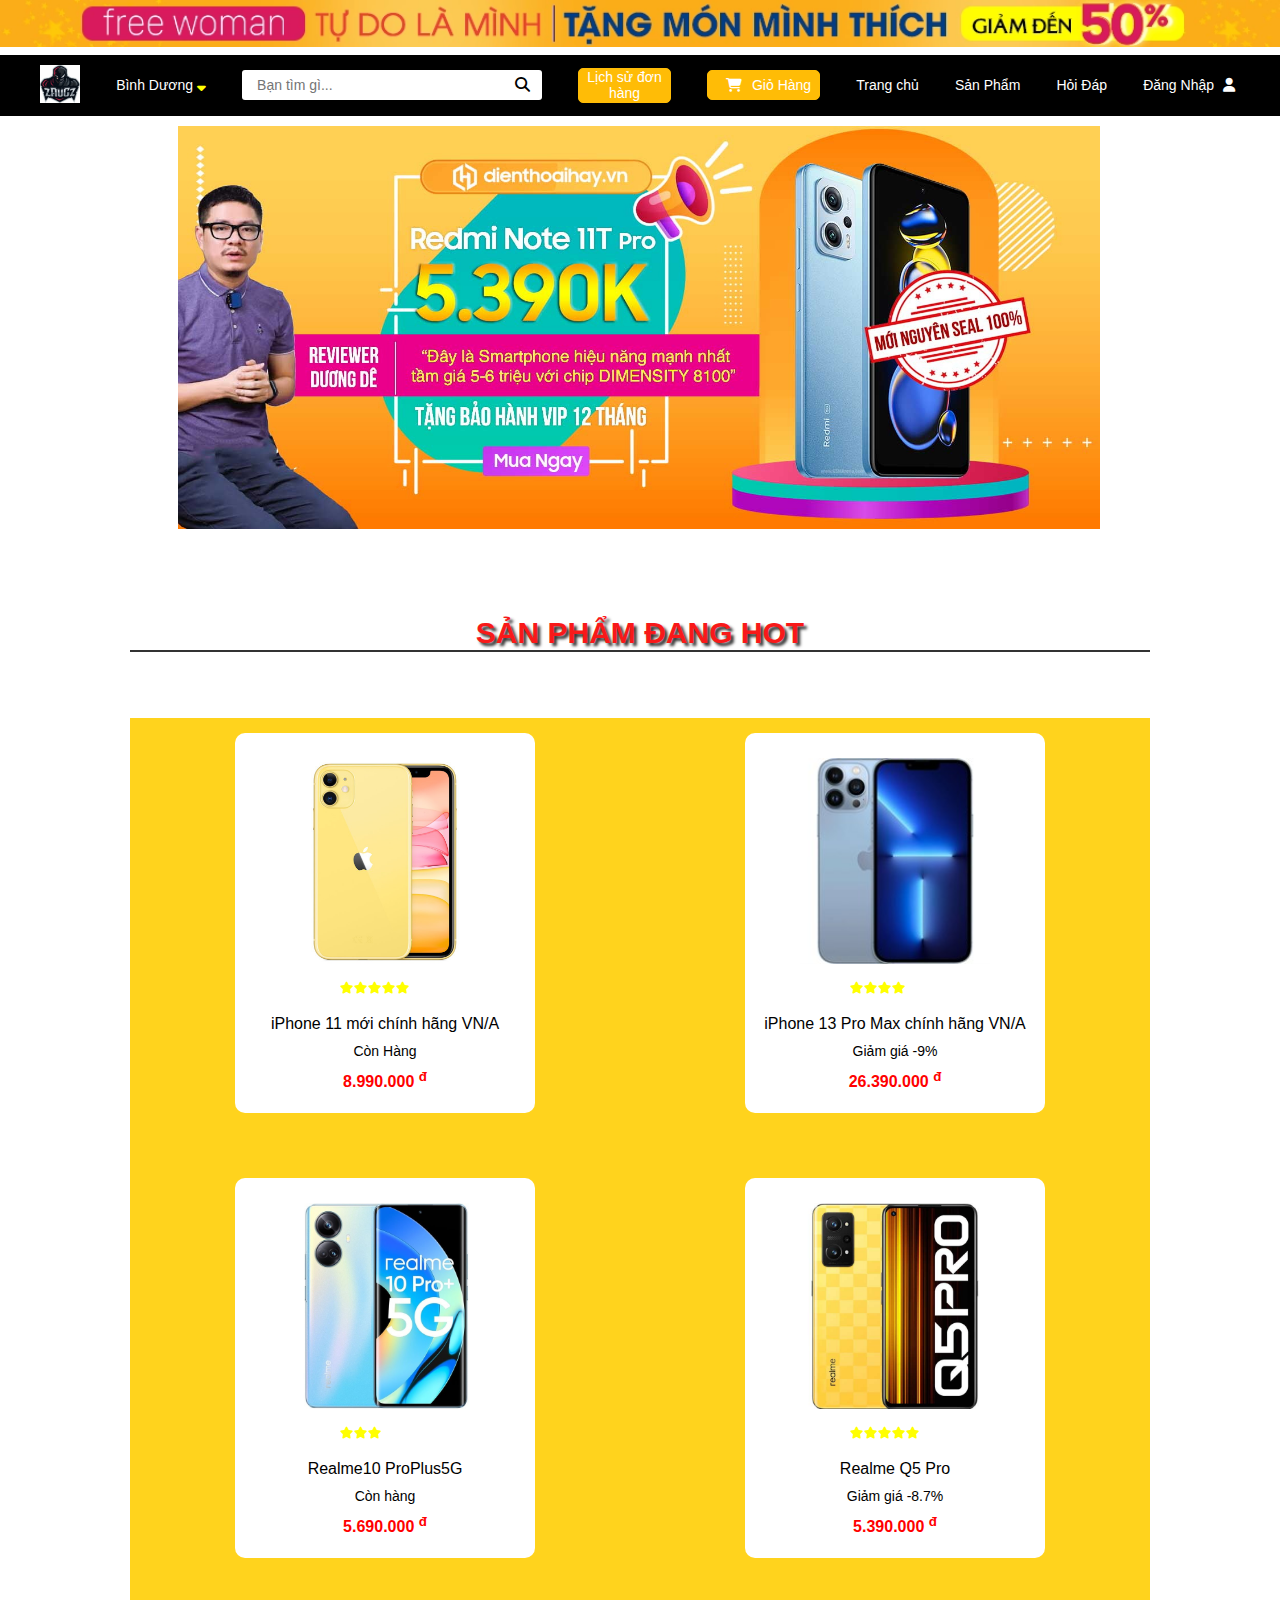
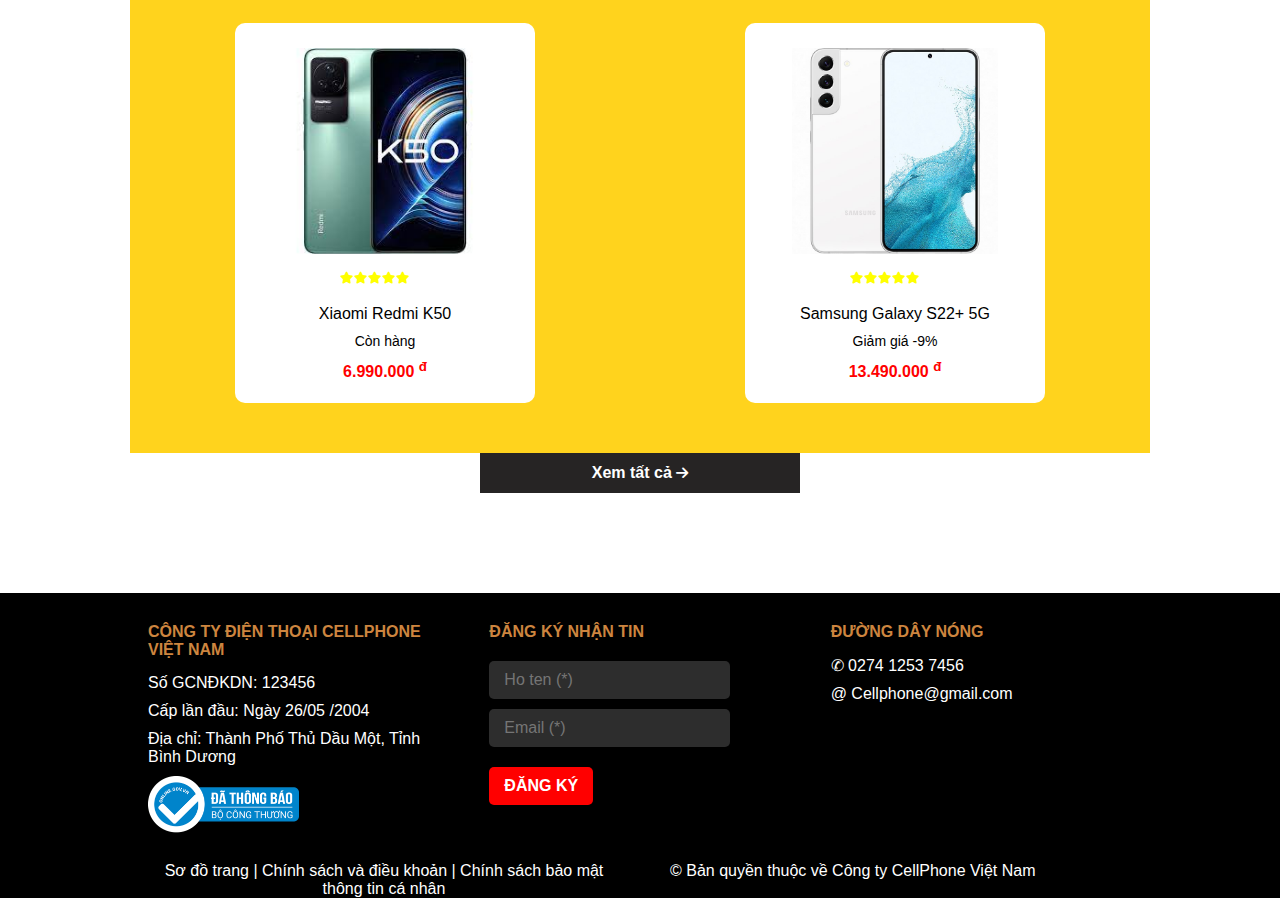
<file: index.html>
<!DOCTYPE html>
<html lang="en">
<head>
    <meta charset="UTF-8">
    <meta http-equiv="X-UA-Compatible" content="IE=edge">
    <meta name="viewport" content="width=device-width, initial-scale=1.0">
     <link rel="icon" href="../Image/logo.png">
    <link rel="stylesheet" href="trangchu.css">
    <link rel="stylesheet" href="https://cdnjs.cloudflare.com/ajax/libs/font-awesome/6.3.0/css/all.min.css">
     <title>Trang chủ    </title>
</head>
<body>
    <div class="header">
        <div class="img">
            <img src="Image/334312931_899428618015201_946757843328141974_n.png" alt="">
        </div>
    </div>
    <a href="#" class="back-to-top-btn"> <i class="fa fa-chevron-up"></i></a>

    <div class="nav">
        <div class="contaner">
          <ul>
              <li><a href=""><img style="width: 40px;" src="Image/logo.png" alt=""></a></li>
              <li id="adress-form"><a href="#"> Bình Dương <i class="fa fa-sort-down"></i></a></li>
              <li>
                  <input type="text" placeholder="Bạn tìm gì...">
                  <i class="fa fa-search"></i>
              </li>
              <li><a href=""><button>Lịch sử đơn <br><span> hàng</span></button></a></li>
              <li><a href=""><button><i class="fa fa-cart-shopping"></i>Giỏ Hàng</button></a></li>
              <li><a href="index.html">Trang chủ</a></li>
              <li><a href="trangchu,sp/Sanpham.html">Sản Phẩm</a></li>
              <li><a href="">Hỏi Đáp</a></li>
              <li><a href="login/dangnhap.html">Đăng Nhập
                  <i class="fa fa-user"></i>
              </a></li>
              <div class="adress-form">
                  <div class="adress-form-content">
                      <h2>Chọn Địa Chỉ Nhận Hàng <span id="adress-close">X Đóng</span></h2>
                      <form action="">
                          <p>Chọn đầy đủ địa chỉ nhận hàng để biết chính xác thời gian giao</p>
                          <select name="" id="">
                              <option value="#">--Chọn đỉa điểm</option>
                              <option value="#">Bình Dương</option>
                          </select>
                          <select name="" id="">
                              <option value="#">--Chọn quận/huyện</option>
                              <option value="#">Bình Dương</option>
                              <option value="#">Thị Xã Tân Uyên</option>
                              <option value="#">TP Thủ Dầu Một</option>
                          </select>
                          <select name="" id="">
                              <option value="#">--Chọn phường xã</option>
                              <option value="#">Bình Dương</option>
                          </select>
                          <input type="text" placeholder="Số nhà, tên đường">
                          <button>Xác nhận</button>
                      </form>
                  </div>
              </div>
            
             </ul>
        </div>
      </div>
      
      <section class="slider">
        <div class="slider-container">
          <img src="Image/chungbai3.jpg" alt="" class="slider-img">
          <img src="Image/chungbai1.jpg" alt="" class="slider-img">
          <img src="Image/chungbai2.jpg" alt="" class="slider-img">
        </div>
      </section>
      
      
    <section class="product">
        <h2>sản phẩm đang hot</h2>
        <ul class="list-product">
            <div class="item">
                <a href="product.html/iphone 11.html"><img  src="Image/ip 11.jpg" alt="">
                <div class="stars">
                    <i class="fa fa-star"></i>
                    <i class="fa fa-star"></i>
                    <i class="fa fa-star"></i>
                    <i class="fa fa-star"></i>
                    <i class="fa fa-star"></i>
                </div>
                <div class="name">iPhone 11 mới chính hãng VN/A</div>
                <div class="mota">Còn Hàng</div>
                <div class="gia">8.990.000 <sup>đ</sup></div>
            </a>
            </div>
            <div class="item">
                <a href="product.html/iphone13.html"><img  src="Image/iphone-13-pro.jpg" alt="">
                <div class="stars">
                    <i class="fa fa-star"></i>
                    <i class="fa fa-star"></i>
                    <i class="fa fa-star"></i>
                    <i class="fa fa-star"></i>
                </div>
                <div class="name">iPhone 13 Pro Max chính hãng VN/A</div>
                <div class="mota">Giảm giá -9%</div>
                <div class="gia">26.390.000 <sup>đ</sup></div>
            </a>
            </div>
            <div class="item">
                <a href="product.html/Realme10 ProPlus5G.html"><img src="Image/600_realme_10_pro_plus_5g_xanh.jpg" alt="">
                <div class="stars">
                    <i class="fa fa-star"></i>
                    <i class="fa fa-star"></i>
                    <i class="fa fa-star"></i>
                </div>
                <div class="name">Realme10 ProPlus5G</div>
                <div class="mota">Còn hàng</div>
                <div class="gia">5.690.000 <sup>đ</sup></div>
            </a>
            </div>
            <div class="item">
                <a href="product.html/RealmeQ5Pro.html"><img src="Image/realme-q5-pro.jpg" alt="">
                <div class="stars">
                    <i class="fa fa-star"></i>
                    <i class="fa fa-star"></i>
                    <i class="fa fa-star"></i>
                    <i class="fa fa-star"></i>
                    <i class="fa fa-star"></i>
                </div>
                <div class="name">Realme Q5 Pro</div>
                <div class="mota">Giảm giá -8.7%</div>
                <div class="gia">5.390.000 <sup>đ</sup></div>
            </a>
            </div>
            <div class="item">
                <a href="product.html/RedmiK50.html"><img src="Image/k50.jfif" alt="">
                <div class="stars">
                    <i class="fa fa-star"></i>
                    <i class="fa fa-star"></i>
                    <i class="fa fa-star"></i>
                    <i class="fa fa-star"></i>
                    <i class="fa fa-star"></i>
                </div>
                <div class="name">Xiaomi Redmi K50</div>
                <div class="mota">Còn hàng</div>
                <div class="gia">6.990.000 <sup>đ</sup></div>
            </a>
            </div>
            <div class="item">
                <a href="product.html/SamsungGalax S22+5G.html"><img  src="Image/Galaxy-S22+.jpg" alt="">
                <div class="stars">
                    <i class="fa fa-star"></i>
                    <i class="fa fa-star"></i>
                    <i class="fa fa-star"></i>
                    <i class="fa fa-star"></i>
                    <i class="fa fa-star"></i>
                </div>
                <div class="name">Samsung Galaxy S22+ 5G</div>
                <div class="mota">Giảm giá -9%</div>
                <div class="gia">13.490.000 <sup>đ</sup></div>
            </a>
            </div>
        </ul>
    </section>
    <div class="bbb">
        <a href="trangchu,sp/Sanpham.html"><button>Xem tất cả <i class="fa fa-arrow-right"></i></button></a>
    </div>
  
     <footer class="tongdv">
    <div class="tongbao">
        <div class="thongbao">
            <h4>Công Ty Điện Thoại CellPhone việt nam</h4>
            <p>Số GCNĐKDN: 123456</p>
            <p>Cấp lần đầu: Ngày 26/05  /2004</p>
            <p>Địa chỉ: Thành Phố Thủ Dầu Một, Tỉnh Bình Dương</p>
            <p><img src="Image/thongbaocongthuong.png   " alt="đathongbao"></p>
        </div>
        <div class="thongbao">
            <h4>đăng ký nhận tin</h4>
            <form>
            <input type="text" placeholder="Ho ten (*)">
            <input type="email" placeholder="Email (*)">
            <input type="submit" value="đăng ký">
        </form>
        </div>
        <div class="thongbao">
           <h4>đường dây nóng</h4>
           <p>✆ 0274 1253 7456</p>
           <p>@ Cellphone@gmail.com</p>
           </div>
    </div>
    <div id="tongketthuc">
        <div id="ketthuc">
            <p>Sơ đồ trang | Chính sách và điều khoản | Chính sách bảo mật thông tin cá nhân </p>
        </div>
        <div id="ketthuc">
           <p>© Bản quyền thuộc về Công ty CellPhone Việt Nam</p>
        </div>
    </div>
    </footer>
    <script src="trangchu,sp/thi.js"></script>
    <script>
      var slideIndex = 0;
showSlides();

function showSlides() {
  var i;
  var slides = document.getElementsByClassName("slider-img");
  for (i = 0; i < slides.length; i++) {
    slides[i].style.display = "none";
  }
  slideIndex++;
  if (slideIndex > slides.length) {
    slideIndex = 1;
  }
  slides[slideIndex-1].style.display = "block";
  setTimeout(showSlides, 5000); // Đổi ảnh sau 5 giây
}
</script>
<script>
// Lắng nghe sự kiện scroll trên trang web
window.addEventListener('scroll', function() {
  var backToTopBtn = document.querySelector('.back-to-top-btn');
  // Nếu thanh cuộn lớn hơn 100px thì hiển thị nút triển lên trang đầu
  if (window.pageYOffset > 100) {
    backToTopBtn.style.display = 'block';
  } else {
    backToTopBtn.style.display = 'none';
  }
});
    </script>
</body>
</html>
</file>
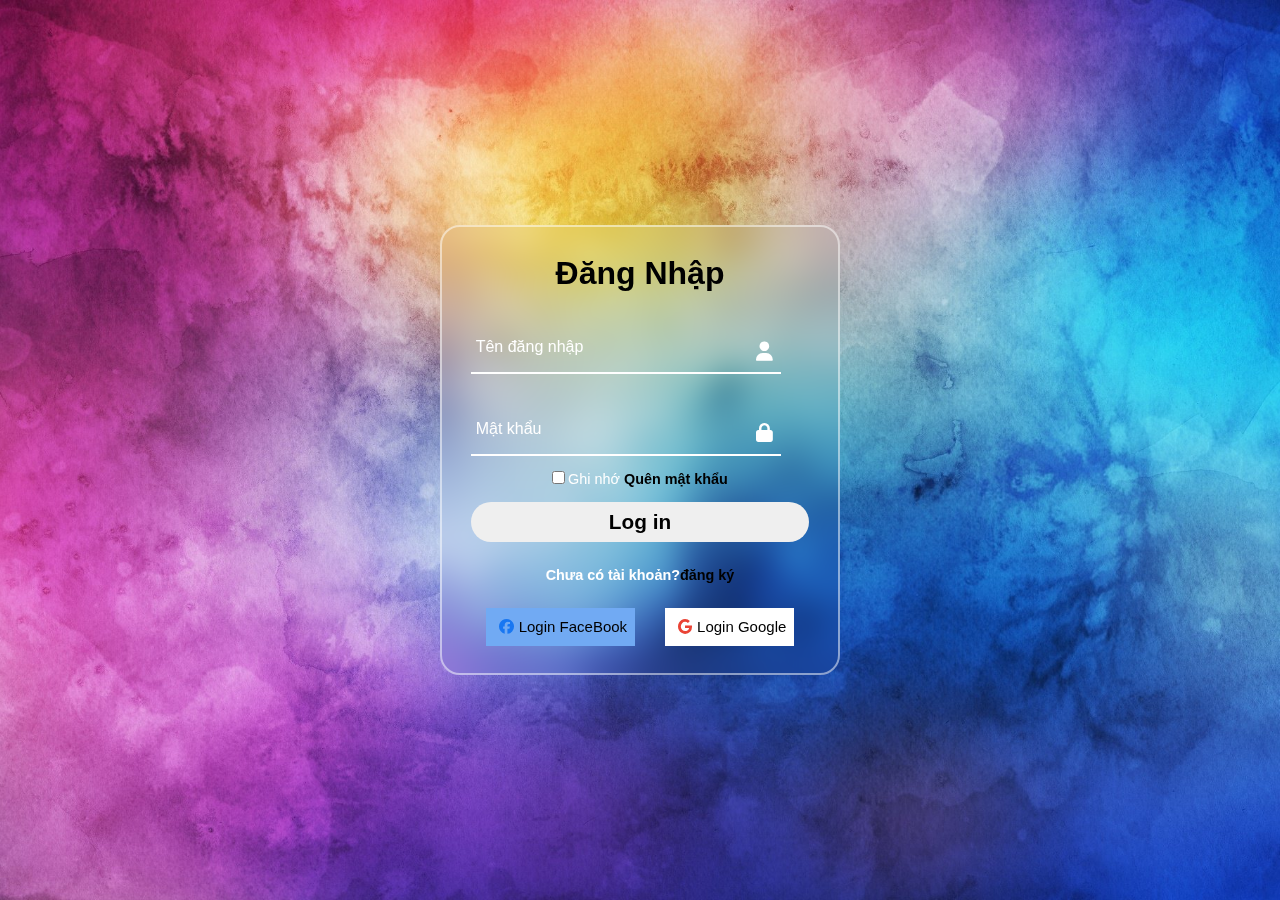
<file: login/dangnhap.html>
<!DOCTYPE html>
<html lang="en">
<head>
	<meta charset="UTF-8">
	<meta http-equiv="X-UA-Compatible" content="IE=edge">
	<meta name="viewport" content="width=device-width, initial-scale=1.0">
	<link rel="icon" href="../Image/logo.png">
    <link rel="stylesheet" href="dangnhap.css">
	<link rel="stylesheet" href="https://cdnjs.cloudflare.com/ajax/libs/font-awesome/6.3.0/css/all.min.css">
    <title>ĐĂNG NHẬP</title>
</head>

<body>
	<section>
		<div class="form-box">
			<div class="form-value">
				<form action="">	
					<h2>Đăng Nhập</h2>
					<div class="inputbox">
						<i class="fa fa-user"></i>
						<input type="text"required>
						<label for="">Tên đăng nhập</label> 
					</div>
					<div class="inputbox">
						<i class="fa fa-lock"></i>
						<input type="password"required>
						<label for="">Mật khẩu</label> 
					</div>
					<div class="forget">
						<label for=""><input type="checkbox" required>Ghi nhớ <a href="#">Quên mật khẩu</a></label>
					</div>
					<button><a href="../index.html"> Log in</a></button>
					<div class="register">
						<p>Chưa có tài khoản?<a href="danky.html">đăng ký</a></p>
					</div>
					<div class="log-fb-gg">
						<ul>
							<li><a href="../index.html"><i class="fa-brands fa-facebook fb"></i>Login FaceBook</a></li>
							<li><a href="../index.html"><i class="fa-brands fa-google gg"></i>Login Google</a></li>
						</ul>
					</div>	
				</form>
			</div>
		</div>
	</section>
</body>
</html>
</file>
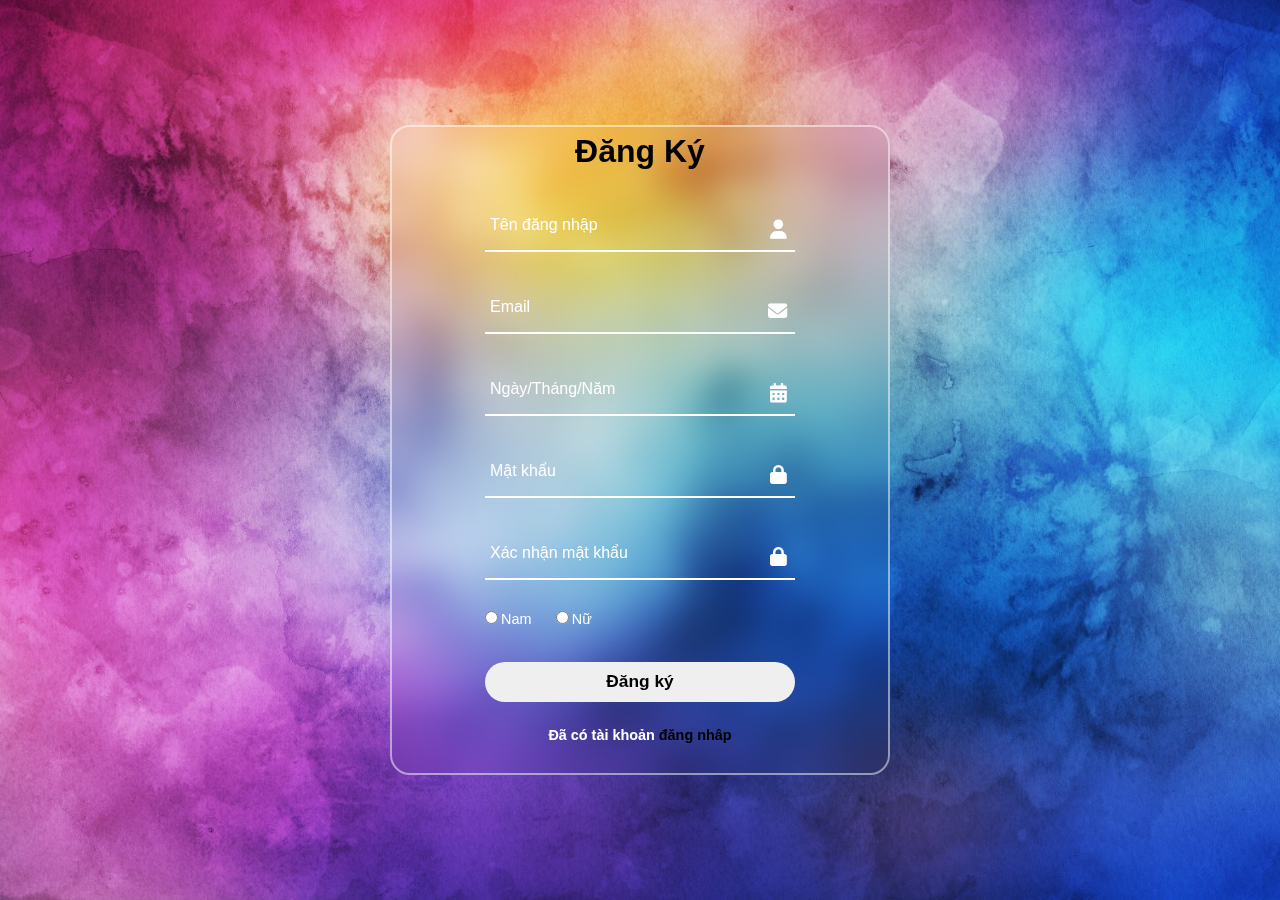
<file: login/danky.html>
<!DOCTYPE html>
<html lang="en">
<head>
  <meta charset="UTF-8">
  <meta http-equiv="X-UA-Compatible" content="IE=edge">
  <meta name="viewport" content="width=device-width, initial-scale=1.0">
  <link rel="icon" href="../Image/logo.png">
  <link rel="stylesheet" href="danky.css">
  <link rel="stylesheet" href="https://cdnjs.cloudflare.com/ajax/libs/font-awesome/6.3.0/css/all.min.css">
  <title>ĐĂNG KÝ</title>
</head>
<body>
  <section>
		<div class="form-box">
			<div class="form-value">
				<form action="">
					<h2>Đăng Ký</h2>
					<div class="inputbox">
						<i class="fa fa-user"></i>
						<input type="text"required>
						<label for="">Tên đăng nhập</label> 
					</div>
					<div class="inputbox">
						<i class="fa fa-envelope"></i>
						<input type="email"required>
						<label for="">Email</label> 
					</div>
					<div class="inputbox">
						<i class="fa fa-calendar-days"></i>
						<input type="text"required>
						<label for="">Ngày/Tháng/Năm</label>
					</div>
					<div class="inputbox">
						<i class="fa fa-lock"></i>
						<input type="password"required>
						<label for="">Mật khẩu</label> 
					</div>
					<div class="inputbox">
						<i class="fa fa-lock"></i>
						<input type="password"required>
						<label for=""> Xác nhận mật khẩu</label> 
					</div>
					<div class="forget">
						<label for=""><input type="radio"  name="gioitinh" required>Nam</label>
					</div>
					<div class="forget">
						<label for=""><input type="radio" name="gioitinh" required>Nữ</label>
					</div>
					<button><a href="dangnhap.html"> Đăng ký</a></button>
					<div class="register">
						<p>Đã có tài khoản<a href="dangnhap.html"> đăng nhâp</a></p>
					</div>
				</form>
			</div>
		</div>
	</section>
</body>
</html>
</file>
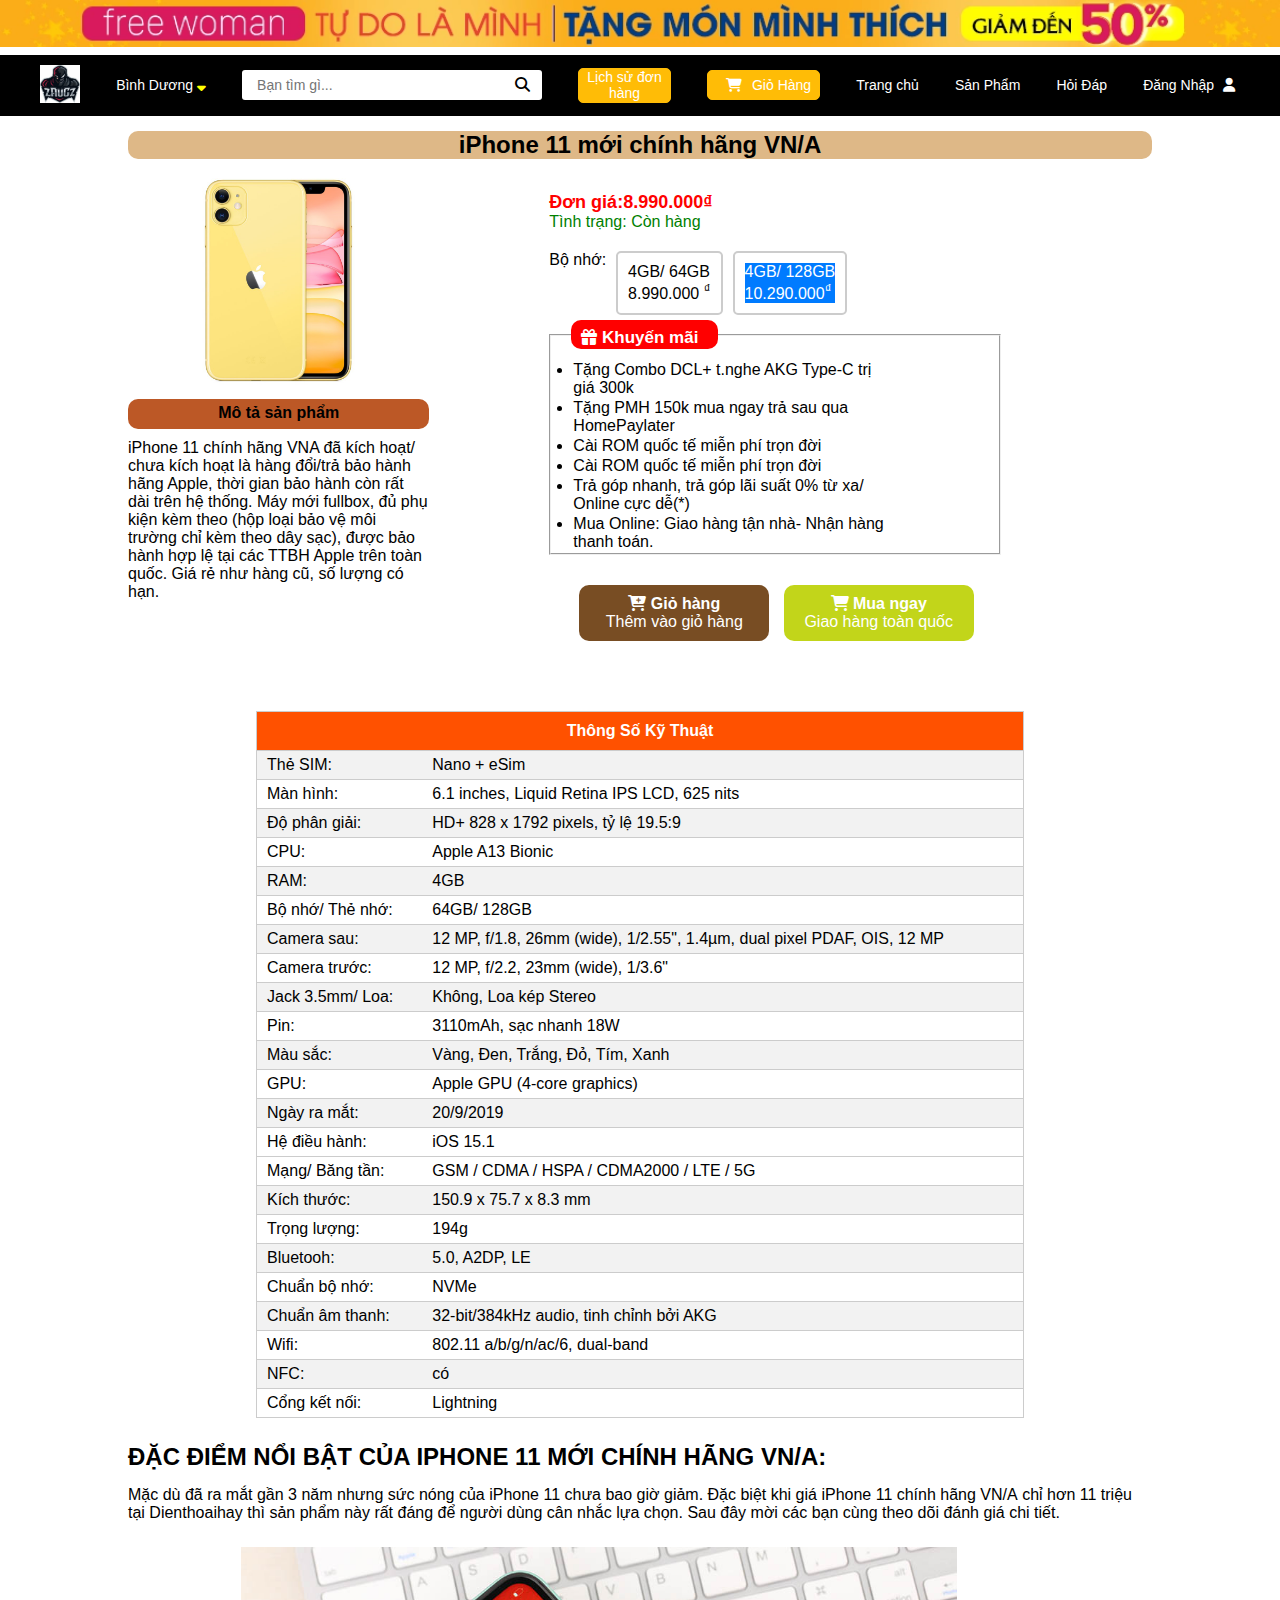
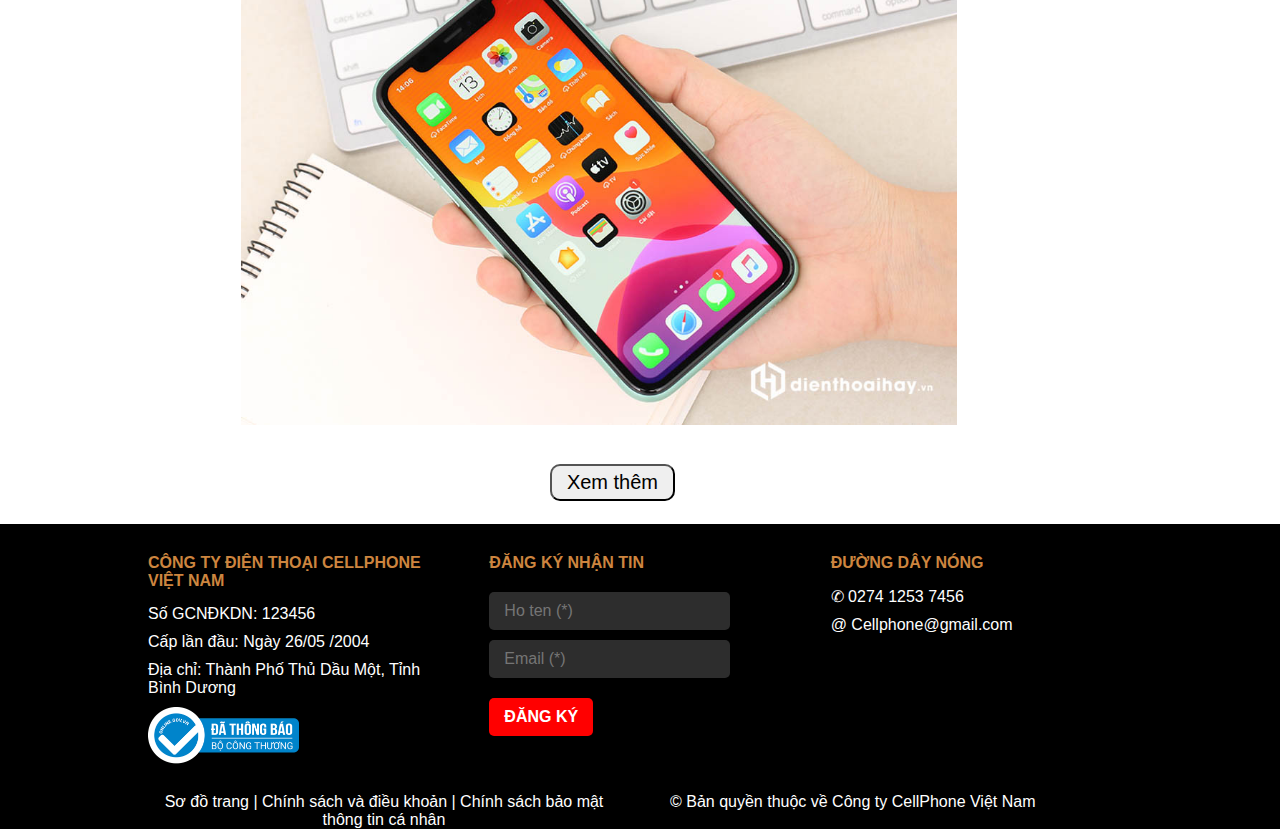
<file: product.html/iphone 11.html>
<!DOCTYPE html>
<html lang="en">
<head>
  <meta charset="UTF-8">
  <meta http-equiv="X-UA-Compatible" content="IE=edge">
  <meta name="viewport" content="width=device-width, initial-scale=1.0">
  <link rel="icon" href="../Image/logo.png">
  <link rel="stylesheet" href="K50.css">
  <link rel="stylesheet" href="https://cdnjs.cloudflare.com/ajax/libs/font-awesome/6.3.0/css/all.min.css">
  <script src="myScript.js"></script>
  <title>iPhone 11</title>
</head>
<body>
  <a href="#" class="back-to-top-btn"> <i class="fa fa-chevron-up"></i></a>

  <div class="header">
    <div class="img">
        <img src="../Image/334312931_899428618015201_946757843328141974_n.png" alt="">
    </div>
</div>
<div class="nav">
    <div class="contaner">
      <ul>
          <li><a href=""><img style="width: 40px;" src="../Image/logo.png" alt=""></a></li>
          <li id="adress-form"><a href="#"> Bình Dương <i class="fa fa-sort-down"></i></a></li>
          <li>
              <input type="text" placeholder="Bạn tìm gì...">
              <i class="fa fa-search"></i>
          </li>
          <li><a href=""><button>Lịch sử đơn <br><span> hàng</span></button></a></li>
          <li><a href=""><button><i class="fa fa-cart-shopping"></i>Giỏ Hàng</button></a></li>
          <li><a href="../index.html">Trang chủ</a></li>
          <li><a href="../trangchu,sp/Sanpham.html">Sản Phẩm</a></li>
          <li><a href="">Hỏi Đáp</a></li>
          <li id="adress-login"><a href="../login/dangnhap.html">Đăng Nhập
              <i class="fa fa-user"></i>
          </a></li>
          <div class="adress-form">
              <div class="adress-form-content">
                  <h2>Chọn Địa Chỉ Nhận Hàng <span id="adress-close">X Đóng</span></h2>
                  <form action="">
                      <p>Chọn đầy đủ địa chỉ nhận hàng để biết chính xác thời gian giao</p>
                      <select name="" id="">
                          <option value="#">--Chọn đỉa điểm</option>
                          <option value="#">Bình Dương</option>
                      </select>
                      <select name="" id="">
                          <option value="#">--Chọn quận/huyện</option>
                          <option value="#">Bình Dương</option>
                      </select>
                      <select name="" id="">
                          <option value="#">--Chọn phường xã</option>
                          <option value="#">Bình Dương</option>
                      </select>
                      <input type="text" placeholder="Số nhà, tên đường">
                      <button>Xác nhận</button>
                  </form>
              </div>
          </div>
          <div class="adress-login">
              <div class="adress-login-content">
                  <form action="">
                     <h2>Đăng nhập <span id="adress-close1">X Đóng</span></h2>
                     <div class="form-group">
                      <input type="text" class="form-input" placeholder="Tên đăng nhập">
                     </div>
                     <div class="form-group">
                      <input type="password" class="form-input" placeholder="Mật khẩu">
                     </div>
                     <input type="submit" value="Đặng nhập" class="form-submit">
                  </form>
              </div>
          </div>
         </ul>
    </div>
  </div>
  <div class="trangdautien">
  <h2> iPhone 11 mới chính hãng VN/A</h2>
</div>
  <div class="trangdau">
    <div class="trangdau-image">
      <img src="../Image/ip 11.jpg" alt="ip11">
      <div class="mota">
      <b>Mô tả sản phẩm</b>
    </div>
    <p>
        iPhone 11 chính hãng VNA đã kích hoạt/ chưa kích hoạt là hàng đổi/trả bảo hành hãng Apple, thời gian bảo hành còn rất dài trên hệ thống. Máy mới fullbox, đủ phụ kiện kèm theo (hộp loại bảo vệ môi trường chỉ kèm theo dây sạc), được bảo hành hợp lệ tại các TTBH Apple trên toàn quốc. Giá rẻ như hàng cũ, số lượng có hạn.</p>
    </div>
    <div class="trangdau-info">
      <br>
      <p class="trangdau-price"><b>Đơn giá:</b>8.990.000₫</p>
      <p class="trangdau-status">Tình trạng: Còn hàng</p>
      <div class="bonho">
        <p>Bộ nhớ:</p>
        <label>
          <input type="radio" name="memory" value="8GB / 128GB" checked>
          <span><p>4GB/ 64GB</p>
          <p>8.990.000 <sup>₫</sup></p>
          </span>
        </label>
        <label>
            <input type="radio" name="memory" value="8GB / 128GB" checked>
            <span><p>4GB/ 128GB</p>
            <p>10.290.000<sup>₫</sup></p>
            </span>
          </label>
      </div>
      <fieldset class="khuyenmai">
        <legend><i class="fas fa-gift"><b> Khuyến mãi</b></i></legend>
        <table class="bangkn" width="80%" border="0" >
          <tr>
            <td><li>
              Tặng Combo DCL+ t.nghe AKG Type-C trị giá 300k</li></td>
          </tr>
          <tr>
            <td><li>Tặng PMH 150k mua ngay trả sau qua HomePaylater</li></td>
          </tr>
          <tr>
            <td><li>Cài ROM quốc tế miễn phí trọn đời</li></td>
          <tr>
            <td><li>Cài ROM quốc tế miễn phí trọn đời</li></td>
          </tr>
          <tr>
            <td><li>Trả góp nhanh, trả góp lãi suất 0% từ xa/ Online cực dễ(*)</li></td>
          </tr>
          <tr>
            <td><li>Mua Online: Giao hàng tận nhà- Nhận hàng thanh toán.</li> </td>
          </tr>
        </table>
    </fieldset>
    <div class="product">
      <button class="giohang"><i class="fa-solid fa-cart-plus"></i><b> Giỏ hàng</b></i><P>Thêm vào giỏ hàng</P></button>
      <button class="muahang"><i class="fa-solid fa-cart-shopping"><b> Mua ngay</b> </i>
      <p>Giao hàng toàn quốc</p></button>
    </div>
    </div>
  </div>
  <table class="thongso" >
   <div class="de">
      <tr >
        <th colspan="2">Thông Số Kỹ Thuật</th>
      </tr>
  </div>
      <div class="bang">
          <tr>
            <td>Thẻ SIM:</td>
            <td>Nano + eSim</td>
          </tr>
          <tr>
            <td>Màn hình:</td>
            <td>6.1 inches, Liquid Retina IPS LCD, 625 nits</td>
          </tr>
          <tr>
            <td>Độ phân giải:</td>
            <td>HD+ 828 x 1792 pixels, tỷ lệ 19.5:9</td>
          </tr>
          <tr>
            <td>CPU:</td>
            <td>Apple A13 Bionic</td>
          </tr>
          <tr>
            <td>RAM:</td>
            <td>4GB</td>
          </tr>
          <tr>
            <td>Bộ nhớ/ Thẻ nhớ:</td>
            <td>64GB/ 128GB</td>
          </tr>
          <tr>
            <td>Camera sau:</td>
            <td>12 MP, f/1.8, 26mm (wide), 1/2.55", 1.4µm, dual pixel PDAF, OIS, 12 MP</td>
          </tr>
          <tr>
            <td>Camera trước:</td>
            <td>12 MP, f/2.2, 23mm (wide), 1/3.6"</td>
          </tr>
          <tr>
            <td>Jack 3.5mm/ Loa:</td>
            <td>Không, Loa kép Stereo</td>
          </tr>
          <tr>
            <td>Pin:</td>
            <td>3110mAh, sạc nhanh 18W</td>
          </tr>
          <tr>
            <td>Màu sắc:</td>
            <td>Vàng, Đen, Trắng, Đỏ, Tím, Xanh</td>
          </tr>
          <tr>
            <td>GPU:</td>
            <td>Apple GPU (4-core graphics)</td>
          </tr>
          <tr>
            <td>Ngày ra mắt:</td>
            <td>20/9/2019</td>
          </tr>
          <tr>
            <td>Hệ điều hành:</td>
            <td>iOS 15.1</td>
          <tr>
            <tr>
              <td>Mạng/ Băng tần:</td>
              <td>GSM / CDMA / HSPA / CDMA2000 / LTE / 5G</td>
            </tr>
            <tr>
              <td>Kích thước:</td>
              <td>150.9 x 75.7 x 8.3 mm</td>
            </tr>
            <tr>
              <td>Trọng lượng:</td>
              <td>194g</td>
            </tr>
            <tr>
              <td>Bluetooh:</td>
              <td>5.0, A2DP, LE</td>
            </tr>
            <tr>
              <td>Chuẩn bộ nhớ:</td>
              <td>NVMe</td>
            </tr>
            <tr>
              <td>Chuẩn âm thanh:</td>
              <td>32-bit/384kHz audio, tinh chỉnh bởi AKG</td>
            </tr>
            <tr>
              <td>Wifi:</td>
              <td>802.11 a/b/g/n/ac/6, dual-band</td>
            </tr>
            <tr>
              <td>NFC:</td>
              <td>có</td>
            </tr>
            <tr>
              <td>Cổng kết nối:</td>
              <td>Lightning</td>
            </tr>
          </div>
  </table>
    <div class="dacdiem">
      <h2> ĐẶC ĐIỂM NỔI BẬT CỦA IPHONE 11 MỚI CHÍNH HÃNG VN/A: </h2>
       <p>Mặc dù đã ra mắt gần 3 năm nhưng sức nóng của iPhone 11 chưa bao giờ giảm. Đặc biệt khi giá iPhone 11 chính hãng VN/A chỉ hơn 11 triệu tại Dienthoaihay thì sản phẩm này rất đáng để người dùng cân nhắc lựa chọn. Sau đây mời các bạn cùng theo dõi đánh giá chi tiết.
     </p>
       <img src="../Image/iphone danhgia.jpg" alt="danhgia">
       <div id="content">
        <h3> Thiết kế trẻ trung nhưng cũng không kém phần sang trọng</h3>
       <img src="../Image/iphone 11 thietke.jpg" alt="thietke">
      <p>Điểm khác biệt lớn nhất từ các dòng iPhone 11 trở đi đến từ cụm camera được đặt trong khung vuông cùng đèn Flash, đây cũng chính là điểm nhận diện thương hiệu mà iPhone 11 hấp dẫn người dùng. Máy có màn hình 6.1 inches tỷ lệ 19.5:9 cùng với trọng lượng 194g nên cảm giác cầm nắm trên iPhone 11 khá đầm tay, không bị quá nặng. Khung viền kim loại kết hợp với mặt lưng kính trên iPhone 11 cho cảm giác sang trọng, tuy nhiên phần mặt lưng này để lại kha khá mồ hôi và dấu vân tay khi sử dụng. Tất nhiên điều này cũng rất dễ khắc phục khi gần như ai cũng sắm cho mình một ốp lưng để bảo vệ toàn diện cho khung máy.</p>
         <img src="../Image/iphone 11thiet1.jpg" alt="thietke1">
       <h3>iPhone 11 vẫn đáp ứng tốt mọi nhu cầu sử dụng ??</h3>
       <p>Tất nhiên với con chip A13 Bionic đi cùng với 4GB RAM thì chỉ có những game hay ứng dụng cực kỳ nặng mới làm khó được iPhone 11. Các tác vụ thông thường máy phản hồi rất nhanh, các tựa game quốc dân như Liên quân, Tốc chiến, PUBG iPhone 11 dư sức chiến mượt kể cả setting game ở mức cấu hình cao. 4GB RAM trên máy cho khả năng đa nhiệm rất tốt, gần như không phải load lại ứng dụng hay bị tràn RAM.</p>
       <img src="../Image/iphone 11cuoi.jpg" alt="cuoi">
       <p>Nói về màn hình thì có lẽ sẽ là điểm thua thiệt của iPhone 11 so với iPhone 11 Pro/Pro Max khi mà máy chỉ được trang bị màn hình HD+. Tuy nhiên tấm nền Retina huyền thoại cùng với việc tối ưu điểm ảnh thì ở khoảng cách sử dụng thông thường người dùng khó có thể nhìn được các điểm ảnh trên màn hình. Màu sắc cho ra trên màn hình này khá thật mắt, đi cùng với đó là bộ loa kép cho trải nghiệm giải trí trên iPhone 11 cũng đã hơn rất nhiều.</p>
        <p>Nói đến iDevice thì không thể không nhắc tới 2 ứng dụng liên lạc iMess và Facetime. Người dùng thoả sức Video Call với chất lượng cực kỳ sắc nét, mic thu âm tốt, đây cũng chính là điểm không chỉ iPhone 11 mà mọi thiết bị của Apple luôn hấp dẫn người dùng.</p>
    </div>
          <div class="xemthem">
          <button id="showMoreBtn" onclick="showMore()">Xem thêm</button>
        </div>
          </div>
        <footer class="tongdv">
          <div class="tongbao">
              <div class="thongbao">
                  <h4>Công Ty Điện Thoại CellPhone việt nam</h4>
                  <p>Số GCNĐKDN: 123456</p>
                  <p>Cấp lần đầu: Ngày 26/05  /2004</p>
                  <p>Địa chỉ: Thành Phố Thủ Dầu Một, Tỉnh Bình Dương</p>
                  <p><img src="../Image/thongbaocongthuong.png" alt="đathongbao"></p>
              </div>
              <div class="thongbao">
                  <h4>đăng ký nhận tin</h4>
                  <form>
                  <input type="text" placeholder="Ho ten (*)">
                  <input type="email" placeholder="Email (*)">
                  <input type="submit" value="đăng ký">
              </form>
              </div>
              <div class="thongbao">
                 <h4>đường dây nóng</h4>
                 <p>✆ 0274 1253 7456</p>
                 <p>@ Cellphone@gmail.com</p>
                 </div>
          </div>
          <div id="tongketthuc">
              <div id="ketthuc">
                  <p>Sơ đồ trang | Chính sách và điều khoản | Chính sách bảo mật thông tin cá nhân </p>
              </div>
              <div id="ketthuc">
                 <p>© Bản quyền thuộc về Công ty CellPhone Việt Nam</p>
              </div>
          </div>
          </footer>
<script>
 function showMore() {
  var content = document.getElementById("content");
  var button = document.getElementById("showMoreBtn");
  if (content.style.display === "none") {
    content.style.display = "block";
    button.innerHTML = "Ẩn bớt";
  } else {
    content.style.display = "none";
    button.innerHTML = "Xem thêm";
  }
}
</script>
</body>
</html>
</file>
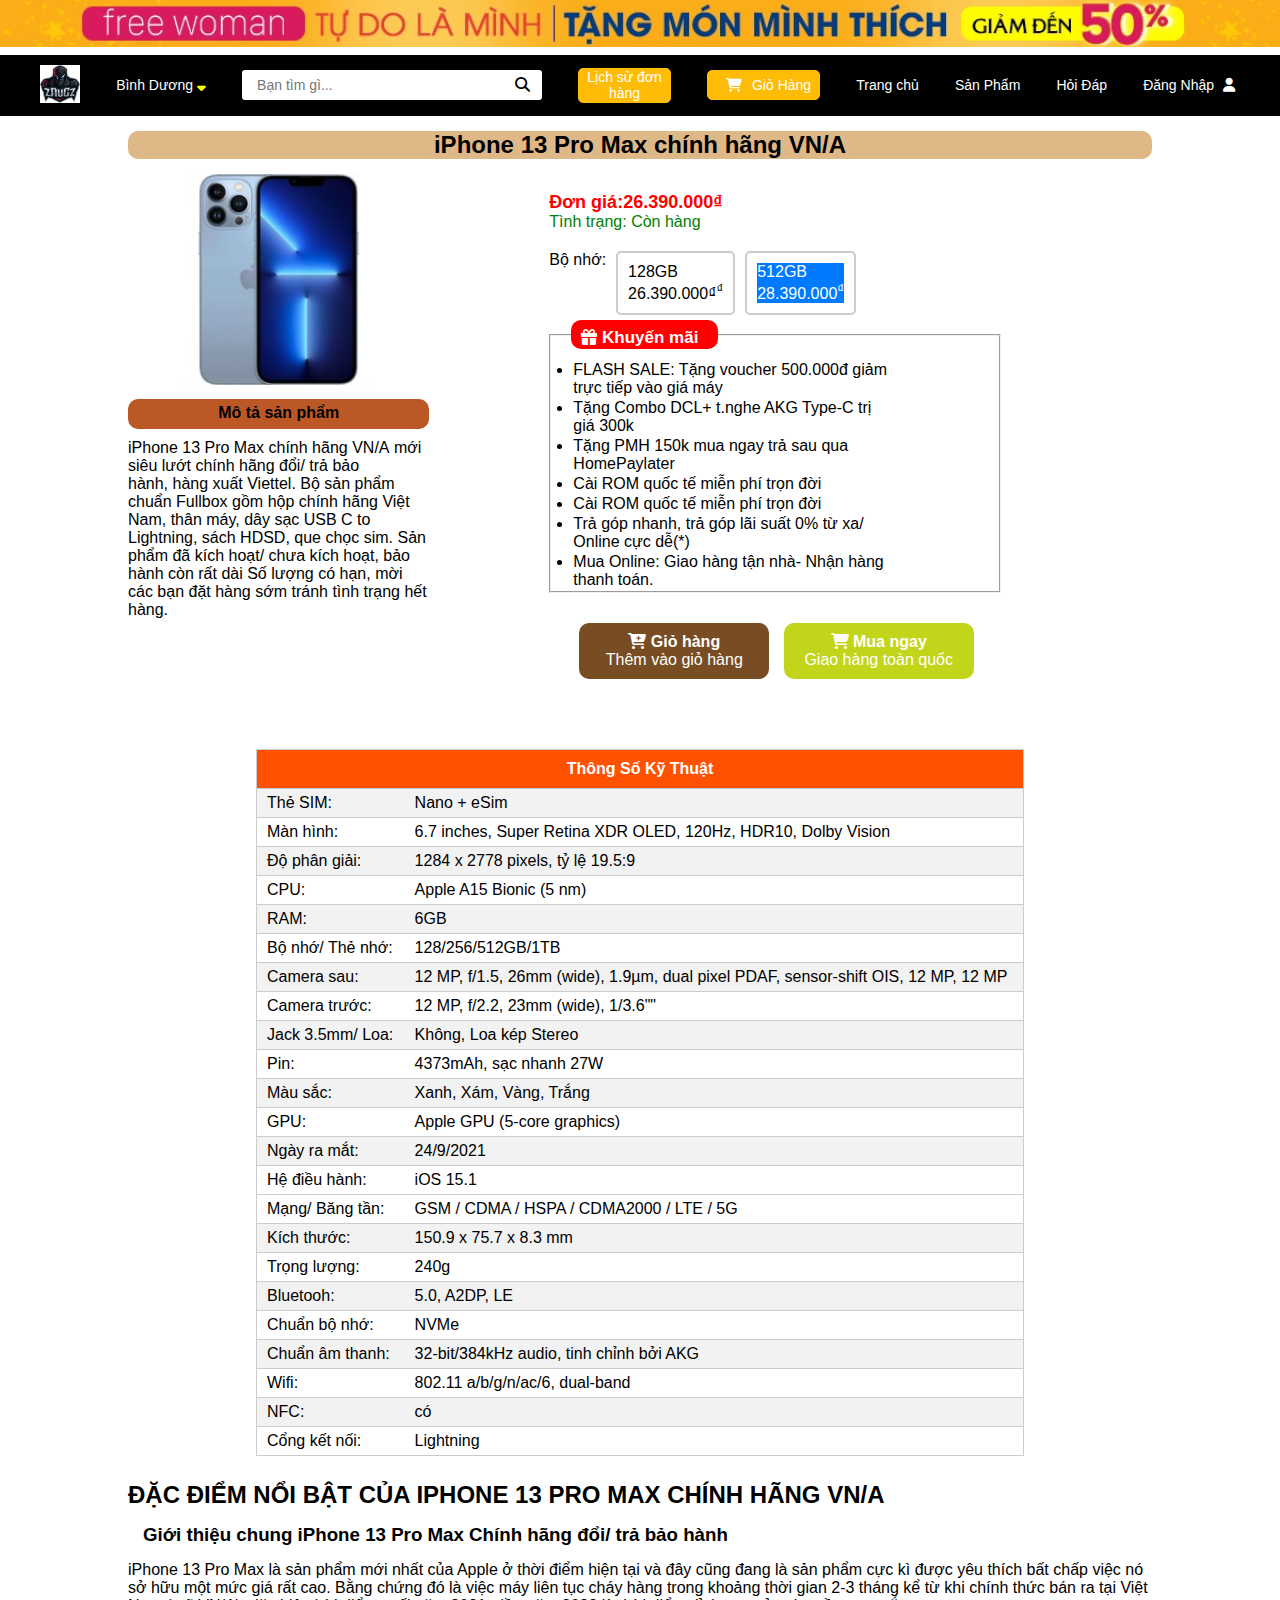
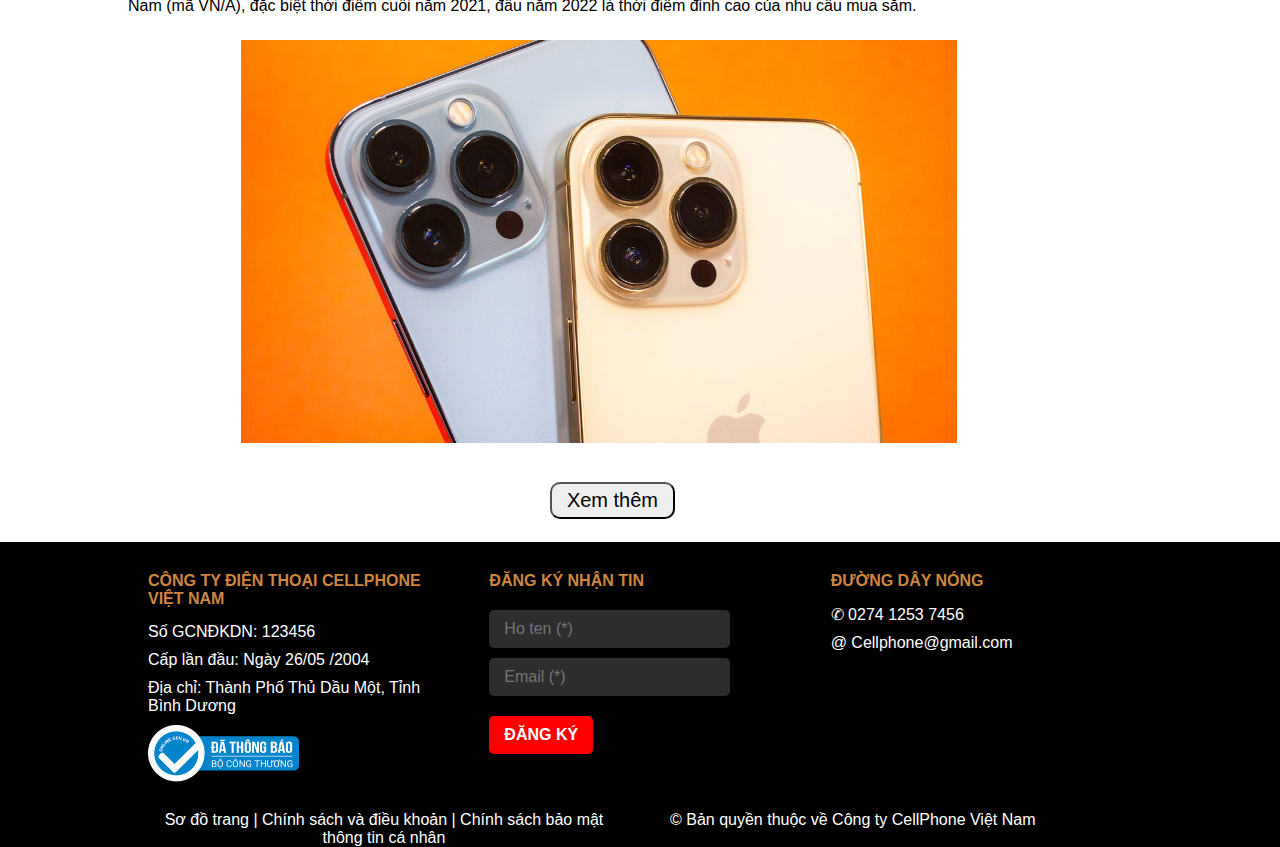
<file: product.html/iphone13.html>
<!DOCTYPE html>
<html lang="en">
<head>
  <meta charset="UTF-8">
  <meta http-equiv="X-UA-Compatible" content="IE=edge">
  <meta name="viewport" content="width=device-width, initial-scale=1.0">
  <link rel="icon" href="../Image/logo.png">
  <link rel="stylesheet" href="K50.css">
  <link rel="stylesheet" href="https://cdnjs.cloudflare.com/ajax/libs/font-awesome/6.3.0/css/all.min.css">
  <script src="myScript.js"></script>
  <title>iPhone13</title>
</head>
<body>
  <a href="#" class="back-to-top-btn"> <i class="fa fa-chevron-up"></i></a>

    <div class="header">
        <div class="img">
            <img src="../Image/334312931_899428618015201_946757843328141974_n.png" alt="">
        </div>
    </div>
<div class="nav">
    <div class="contaner">
      <ul>
          <li><a href=""><img style="width: 40px;" src="../Image/logo.png" alt=""></a></li>
          <li id="adress-form"><a href="#"> Bình Dương <i class="fa fa-sort-down"></i></a></li>
          <li>
              <input type="text" placeholder="Bạn tìm gì...">
              <i class="fa fa-search"></i>
          </li>
          <li><a href=""><button>Lịch sử đơn <br><span> hàng</span></button></a></li>
          <li><a href=""><button><i class="fa fa-cart-shopping"></i>Giỏ Hàng</button></a></li>
          <li><a href="../index.html">Trang chủ</a></li>
          <li><a href="../trangchu,sp/Sanpham.html">Sản Phẩm</a></li>
          <li><a href="">Hỏi Đáp</a></li>
          <li id="adress-login"><a href="../login/dangnhap.html">Đăng Nhập
              <i class="fa fa-user"></i>
          </a></li>
          <div class="adress-form">
              <div class="adress-form-content">
                  <h2>Chọn Địa Chỉ Nhận Hàng <span id="adress-close">X Đóng</span></h2>
                  <form action="">
                      <p>Chọn đầy đủ địa chỉ nhận hàng để biết chính xác thời gian giao</p>
                      <select name="" id="">
                          <option value="#">--Chọn đỉa điểm</option>
                          <option value="#">Bình Dương</option>
                      </select>
                      <select name="" id="">
                          <option value="#">--Chọn quận/huyện</option>
                          <option value="#">Bình Dương</option>
                      </select>
                      <select name="" id="">
                          <option value="#">--Chọn phường xã</option>
                          <option value="#">Bình Dương</option>
                      </select>
                      <input type="text" placeholder="Số nhà, tên đường">
                      <button>Xác nhận</button>
                  </form>
              </div>
          </div>
          <div class="adress-login">
              <div class="adress-login-content">
                  <form action="">
                     <h2>Đăng nhập <span id="adress-close1">X Đóng</span></h2>
                     <div class="form-group">
                      <input type="text" class="form-input" placeholder="Tên đăng nhập">
                     </div>
                     <div class="form-group">
                      <input type="password" class="form-input" placeholder="Mật khẩu">
                     </div>
                     <input type="submit" value="Đặng nhập" class="form-submit">
                  </form>
              </div>
          </div>
         </ul>
    </div>
  </div>
  <div class="trangdautien">
  <h2>iPhone 13 Pro Max chính hãng VN/A</h2>
</div>
  <div class="trangdau">
    <div class="trangdau-image">
      <img src="../Image/iphone-13-pro.jpg" alt="ip13">
      <div class="mota">
      <b>Mô tả sản phẩm</b>
    </div>
    <p>
        iPhone 13 Pro Max chính hãng VN/A mới siêu lướt chính hãng đổi/ trả bảo hành, hàng xuất Viettel. Bộ sản phẩm chuẩn Fullbox gồm hộp chính hãng Việt Nam, thân máy, dây sạc USB C to Lightning, sách HDSD, que chọc sim. Sản phẩm đã kích hoạt/ chưa kích hoạt, bảo hành còn rất dài
        Số lượng có hạn, mời các bạn đặt hàng sớm tránh tình trạng hết hàng.</p>
    </div>
    <div class="trangdau-info">
      <br>
      <p class="trangdau-price"><b>Đơn giá:</b>26.390.000₫ </p>
      <p class="trangdau-status">Tình trạng: Còn hàng</p>
      <div class="bonho">
        <p>Bộ nhớ:</p>
        <label>
          <input type="radio" name="memory" value="8GB / 128GB" checked>
          <span><p>128GB</p>
          <p>26.390.000₫<sup>₫</sup></p>
          </span>
        </label>
        <label>
            <input type="radio" name="memory" value="8GB / 128GB" checked>
            <span><p>512GB</p>
            <p>28.390.000<sup>₫</sup></p>
            </span>
          </label>
      </div>
      <fieldset class="khuyenmai">
        <legend><i class="fas fa-gift"><b> Khuyến mãi</b></i></legend>
        <table class="bangkn" width="80%" border="0" >
            <tr>
                <td><li> FLASH SALE: Tặng voucher 500.000đ giảm trực tiếp vào giá máy</li></td>
            </tr>
          <tr>
            <td><li>
              Tặng Combo DCL+ t.nghe AKG Type-C trị giá 300k</li></td>
          </tr>
          <tr>
            <td><li>Tặng PMH 150k mua ngay trả sau qua HomePaylater</li></td>
          </tr>
          <tr>
            <td><li>Cài ROM quốc tế miễn phí trọn đời</li></td>
          <tr>
            <td><li>Cài ROM quốc tế miễn phí trọn đời</li></td>
          </tr>
          <tr>
            <td><li>Trả góp nhanh, trả góp lãi suất 0% từ xa/ Online cực dễ(*)</li></td>
          </tr>
          <tr>
            <td><li>Mua Online: Giao hàng tận nhà- Nhận hàng thanh toán.</li> </td>
          </tr>
        </table>
    </fieldset>
    <div class="product">
      <button class="giohang"><i class="fa-solid fa-cart-plus"></i><b> Giỏ hàng</b></i><P>Thêm vào giỏ hàng</P></button>
      <button class="muahang"><i class="fa-solid fa-cart-shopping"><b> Mua ngay</b> </i>
      <p>Giao hàng toàn quốc</p></button>
    </div>
    </div>
  </div>
  <table class="thongso" >
   <div class="de">
      <tr >
        <th colspan="2">Thông Số Kỹ Thuật</th>
      </tr>
  </div>
      <div class="bang">
          <tr>
            <td>Thẻ SIM:</td>
            <td>Nano + eSim</td>
          </tr>
          <tr>
            <td>Màn hình:</td>
            <td>6.7 inches, Super Retina XDR OLED, 120Hz, HDR10, Dolby Vision</td>
          </tr>
          <tr>
            <td>Độ phân giải:</td>
            <td>1284 x 2778 pixels, tỷ lệ 19.5:9</td>
          </tr>
          <tr>
            <td>CPU:</td>
            <td>Apple A15 Bionic (5 nm)</td>
          </tr>
          <tr>
            <td>RAM:</td>
            <td>6GB</td>
          </tr>
          <tr>
            <td>Bộ nhớ/ Thẻ nhớ:</td>
            <td>128/256/512GB/1TB</td>
          </tr>
          <tr>
            <td>Camera sau:</td>
            <td>12 MP, f/1.5, 26mm (wide), 1.9µm, dual pixel PDAF, sensor-shift OIS, 12 MP, 12 MP</td>
          </tr>
          <tr>
            <td>Camera trước:</td>
            <td>12 MP, f/2.2, 23mm (wide), 1/3.6""</td>
          </tr>
          <tr>
            <td>Jack 3.5mm/ Loa:</td>
            <td>Không, Loa kép Stereo</td>
          </tr>
          <tr>
            <td>Pin:</td>
            <td>4373mAh, sạc nhanh 27W</td>
          </tr>
          <tr>
            <td>Màu sắc:</td>
            <td>Xanh, Xám, Vàng, Trắng</td>
          </tr>
          <tr>
            <td>GPU:</td>
            <td>Apple GPU (5-core graphics)</td>
          </tr>
          <tr>
            <td>Ngày ra mắt:</td>
            <td>24/9/2021</td>
          </tr>
          <tr>
            <td>Hệ điều hành:</td>
            <td>iOS 15.1</td>
          <tr>
            <tr>
              <td>Mạng/ Băng tần:</td>
              <td>GSM / CDMA / HSPA / CDMA2000 / LTE / 5G</td>
            </tr>
            <tr>
              <td>Kích thước:</td>
              <td>150.9 x 75.7 x 8.3 mm</td>
            </tr>
            <tr>
              <td>Trọng lượng:</td>
              <td>240g</td>
            </tr>
            <tr>
              <td>Bluetooh:</td>
              <td>5.0, A2DP, LE</td>
            </tr>
            <tr>
              <td>Chuẩn bộ nhớ:</td>
              <td>NVMe</td>
            </tr>
            <tr>
              <td>Chuẩn âm thanh:</td>
              <td>32-bit/384kHz audio, tinh chỉnh bởi AKG</td>
            </tr>
            <tr>
              <td>Wifi:</td>
              <td>802.11 a/b/g/n/ac/6, dual-band</td>
            </tr>
            <tr>
              <td>NFC:</td>
              <td>có</td>
            </tr>
            <tr>
              <td>Cổng kết nối:</td>
              <td>Lightning</td>
            </tr>
          </div>
  </table>
    <div class="dacdiem">
      <h2> ĐẶC ĐIỂM NỔI BẬT CỦA IPHONE 13 PRO MAX CHÍNH HÃNG VN/A </h2>
      <h3>Giới thiệu chung iPhone 13 Pro Max Chính hãng đổi/ trả bảo hành</h3>
      <p>iPhone 13 Pro Max là sản phẩm mới nhất của Apple ở thời điểm hiện tại và đây cũng đang là sản phẩm cực kì được yêu thích bất chấp việc nó sở hữu một mức giá rất cao. Bằng chứng đó là việc máy liên tục cháy hàng trong khoảng thời gian 2-3 tháng kể từ khi chính thức bán ra tại Việt Nam (mã VN/A), đặc biệt thời điểm cuối năm 2021, đầu năm 2022 là thời điểm đỉnh cao của nhu cầu mua sắm. </p>
       <img src="../Image/ip13 dau.jpg" alt="danhgia">
       <div id="content">
        <h3>Apple A15 Bionic - cấu hình đột phá</h3>
        <p>Để đảm bảo hiệu năng cho iPhone 13 Pro Max, nhà Táo sử dụng con chip Apple A15 Bionic được sản xuất theo tiến trình 5 nm cải tiến, số lượng bóng dẫn lên đến 15.8 nghìn tỷ cho năng lực tính toán và xử lý các tác vụ của điện thoại tăng mạnh. </p>
       <img src="../Image/iphone-13-pro-max-chip.jpg" alt="chip">
      <p>CPU 6 lõi cho hiệu suất tăng 40%, GPU 5 lõi cho hiệu suất đồ họa nâng cao đến 80%, Neural Engine 16 lõi cũng hoạt động nhanh gấp 2 lần so với chip xử lý thế hệ trước đó, giúp các cảnh phim hiển thị rõ ràng, đồ họa trong game đẹp và mượt mà đồng thời cũng giúp tăng tuổi thọ cho pin tốt hơn. </p>
         <img src="../Image/iphone-13-pro-max-game.jpg" alt="game">
       <h3>Nâng cấp hệ thống camera </h3>
       <p>Cụm 3 camera đều sở hữu độ phân giải 12 MP bao gồm camera chính (Wide), camera góc siêu rộng 120° (Ultra Wide) và camera chụp xóa phông - Telephoto, điểm nổi bật của hệ thống camera này trên iPhone 13 Pro Max là khả năng quay chụp trong điều kiện thiếu sáng được cải thiện đáng kể.</p>
       <img src="../Image/iphone-13-pro-max-camra.jpg" alt="camrra">
      <p>Ngoài cảm biến lấy nét LiDAR đã có trên iPhone 12 Pro Max thì camera Wide và Ultra Wide đều trang bị cảm biến nhanh hơn, khẩu độ rộng hơn để thu được nhiều ánh sáng, trong đó camera Wide tăng 2.2 lần, camera Ultra Wide tăng 92% cho bạn chụp những bức ảnh trời đêm được nhiều chi tiết, màu sắc hơn.</p>
       <img src="../Image/iphone-13-pro-max-chup.jpg" alt="chup">
       <p>Những bức ảnh chân dung, video từ xa của bạn chưa bao giờ nổi bật và bắt mắt đến thế với camera chụp xóa phông có tiêu cự 77 mm và zoom quang 3x. Camera này còn hỗ trợ bạn chụp đêm ấn tượng mang đến các bức ảnh và video rõ nét, đẹp hơn. Thiết bị còn được tích hợp nhiều chế độ chụp hình tiên tiến như Night Mode, Portrait Mode, Panorama, Deep Fusion, Photographic Styles, Smart HDR 4,...</p>
    </div>
          <div class="xemthem">
          <button id="showMoreBtn" onclick="showMore()">Xem thêm</button>
        </div>
          </div>
        <footer class="tongdv">
          <div class="tongbao">
              <div class="thongbao">
                  <h4>Công Ty Điện Thoại CellPhone việt nam</h4>
                  <p>Số GCNĐKDN: 123456</p>
                  <p>Cấp lần đầu: Ngày 26/05  /2004</p>
                  <p>Địa chỉ: Thành Phố Thủ Dầu Một, Tỉnh Bình Dương</p>
                  <p><img src="../Image/thongbaocongthuong.png" alt="đathongbao"></p>
              </div>
              <div class="thongbao">
                  <h4>đăng ký nhận tin</h4>
                  <form>
                  <input type="text" placeholder="Ho ten (*)">
                  <input type="email" placeholder="Email (*)">
                  <input type="submit" value="đăng ký">
              </form>
              </div>
              <div class="thongbao">
                 <h4>đường dây nóng</h4>
                 <p>✆ 0274 1253 7456</p>
                 <p>@ Cellphone@gmail.com</p>
                 </div>
          </div>
          <div id="tongketthuc">
              <div id="ketthuc">
                  <p>Sơ đồ trang | Chính sách và điều khoản | Chính sách bảo mật thông tin cá nhân </p>
              </div>
              <div id="ketthuc">
                 <p>© Bản quyền thuộc về Công ty CellPhone Việt Nam</p>
              </div>
          </div>
          </footer>
<script>
 function showMore() {
  var content = document.getElementById("content");
  var button = document.getElementById("showMoreBtn");
  if (content.style.display === "none") {
    content.style.display = "block";
    button.innerHTML = "Ẩn bớt";
  } else {
    content.style.display = "none";
    button.innerHTML = "Xem thêm";
  }
}
</script>
</body>
</html>
</file>
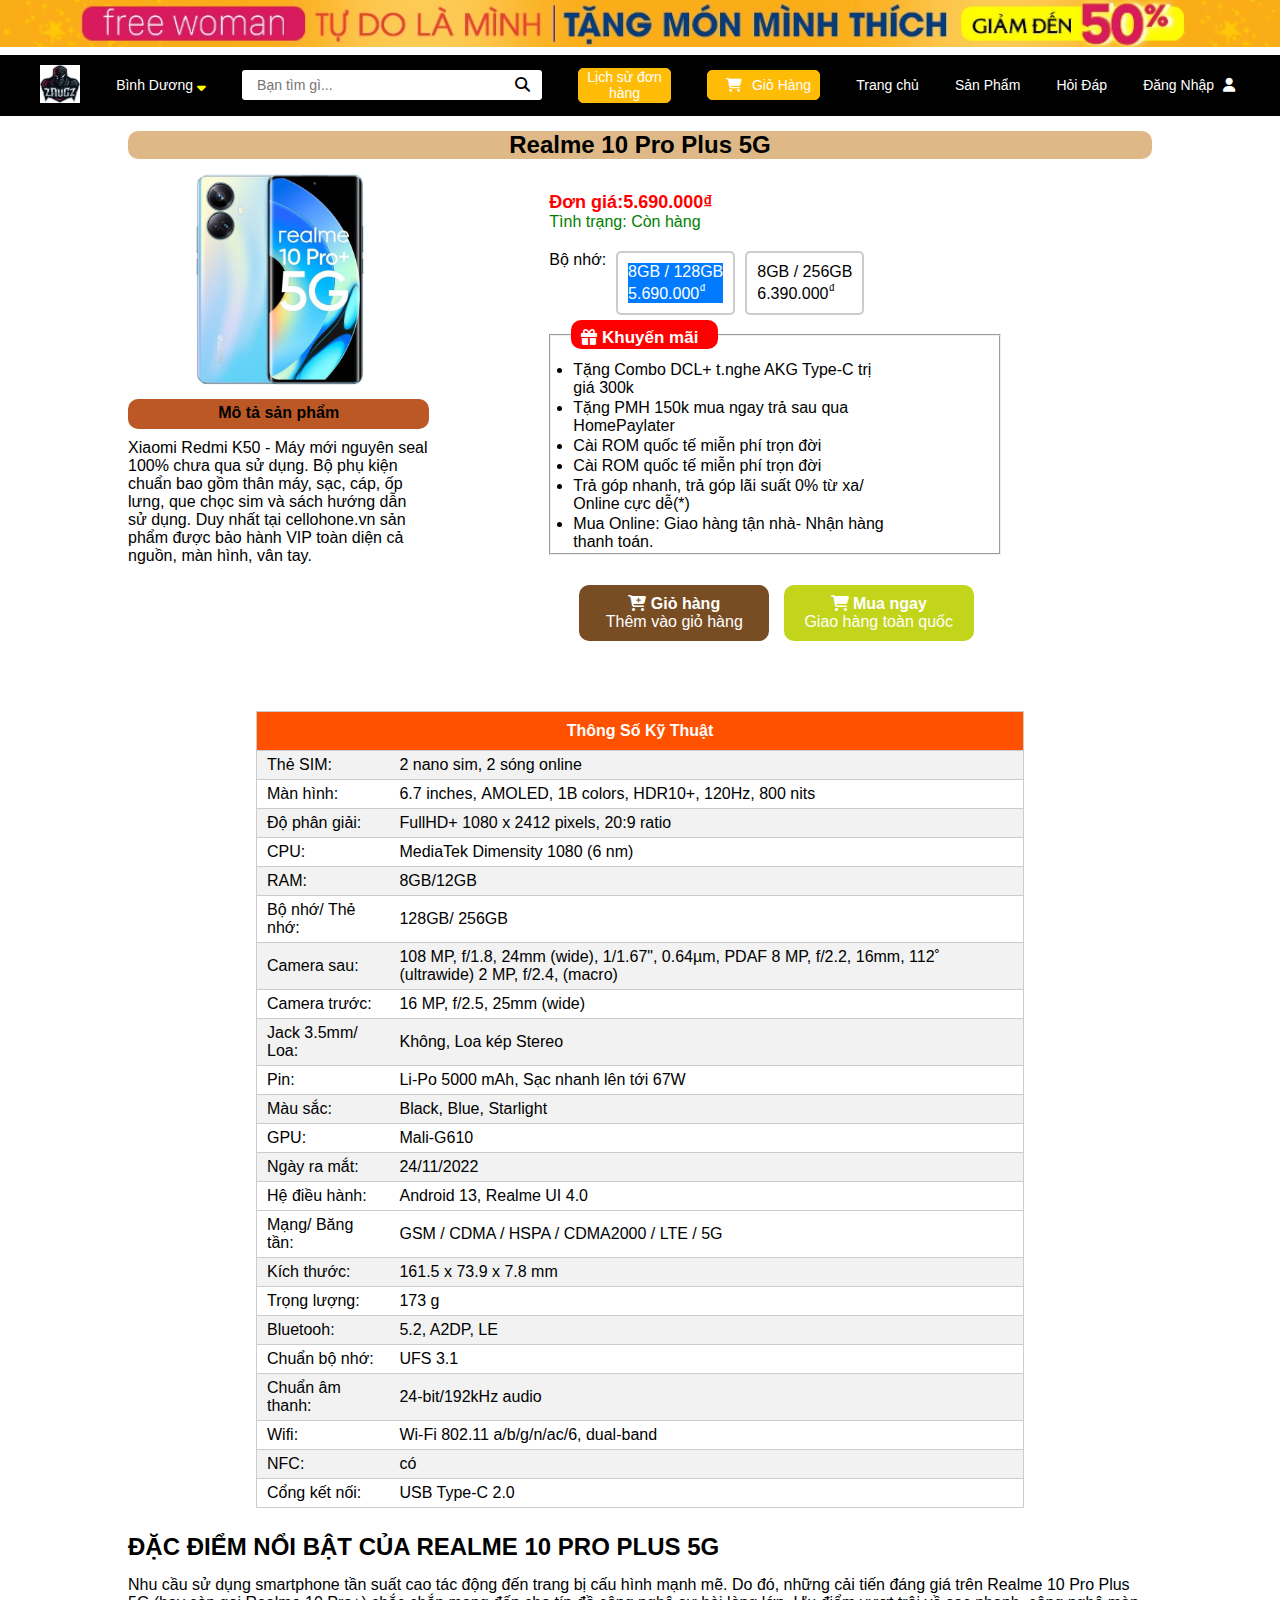
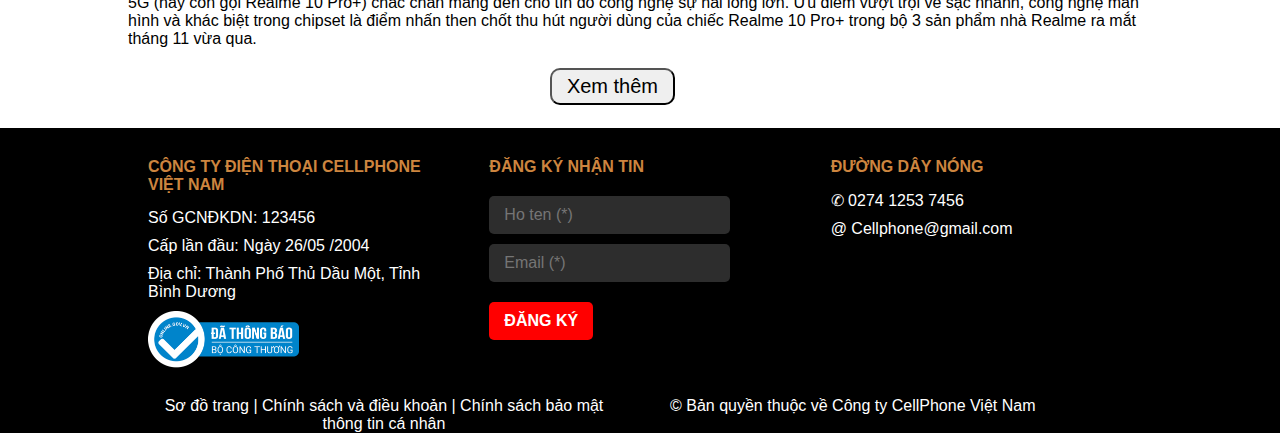
<file: product.html/Realme10 ProPlus5G.html>
<!DOCTYPE html>
<html lang="en">
<head>
  <meta charset="UTF-8">
  <meta http-equiv="X-UA-Compatible" content="IE=edge">
  <meta name="viewport" content="width=device-width, initial-scale=1.0">
  <link rel="icon" href="../Image/logo.png">
  <link rel="stylesheet" href="K50.css">
  <link rel="stylesheet" href="https://cdnjs.cloudflare.com/ajax/libs/font-awesome/6.3.0/css/all.min.css">
  <script src="myScript.js"></script>
  <title>Realme10 ProPlus5G</title>
</head>
<body>
  <a href="#" class="back-to-top-btn"> <i class="fa fa-chevron-up"></i></a>

  <div class="header">
    <div class="img">
        <img src="../Image/334312931_899428618015201_946757843328141974_n.png" alt="">
    </div>
</div>
<div class="nav">
    <div class="contaner">
      <ul>
          <li><a href=""><img style="width: 40px;" src="../Image/logo.png" alt=""></a></li>
          <li id="adress-form"><a href="#"> Bình Dương <i class="fa fa-sort-down"></i></a></li>
          <li>
              <input type="text" placeholder="Bạn tìm gì...">
              <i class="fa fa-search"></i>
          </li>
          <li><a href=""><button>Lịch sử đơn <br><span> hàng</span></button></a></li>
          <li><a href=""><button><i class="fa fa-cart-shopping"></i>Giỏ Hàng</button></a></li>
          <li><a href="../index.html">Trang chủ</a></li>
          <li><a href="../trangchu,sp/Sanpham.html">Sản Phẩm</a></li>
          <li><a href="">Hỏi Đáp</a></li>
          <li id="adress-login"><a href="../login/dangnhap.html">Đăng Nhập
              <i class="fa fa-user"></i>
          </a></li>
          <div class="adress-form">
              <div class="adress-form-content">
                  <h2>Chọn Địa Chỉ Nhận Hàng <span id="adress-close">X Đóng</span></h2>
                  <form action="">
                      <p>Chọn đầy đủ địa chỉ nhận hàng để biết chính xác thời gian giao</p>
                      <select name="" id="">
                          <option value="#">--Chọn đỉa điểm</option>
                          <option value="#">Bình Dương</option>
                      </select>
                      <select name="" id="">
                          <option value="#">--Chọn quận/huyện</option>
                          <option value="#">Bình Dương</option>
                      </select>
                      <select name="" id="">
                          <option value="#">--Chọn phường xã</option>
                          <option value="#">Bình Dương</option>
                      </select>
                      <input type="text" placeholder="Số nhà, tên đường">
                      <button>Xác nhận</button>
                  </form>
              </div>
          </div>
          <div class="adress-login">
              <div class="adress-login-content">
                  <form action="">
                     <h2>Đăng nhập <span id="adress-close1">X Đóng</span></h2>
                     <div class="form-group">
                      <input type="text" class="form-input" placeholder="Tên đăng nhập">
                     </div>
                     <div class="form-group">
                      <input type="password" class="form-input" placeholder="Mật khẩu">
                     </div>
                     <input type="submit" value="Đặng nhập" class="form-submit">
                  </form>
              </div>
          </div>
         </ul>
    </div>
  </div>
  <div class="trangdautien">
  <h2> Realme 10 Pro Plus 5G</h2>
</div>
  <div class="trangdau">
    <div class="trangdau-image">
      <img src="../Image/600_realme_10_pro_plus_5g_xanh.jpg" alt="realme-10-pro-plus">
      <div class="mota">
      <b>Mô tả sản phẩm</b>
    </div>
      <p>Xiaomi Redmi K50 - Máy mới nguyên seal 100% chưa qua sử dụng. Bộ phụ kiện chuẩn bao gồm thân máy, sạc, cáp, ốp lưng, que chọc sim và sách hướng dẫn sử dụng. Duy nhất tại cellohone.vn sản phẩm được bảo hành VIP toàn diện cả nguồn, màn hình, vân tay. </p>
    </div>
    <div class="trangdau-info">
      <br>
      <p class="trangdau-price"><b>Đơn giá:</b>5.690.000₫  </p>
      <p class="trangdau-status">Tình trạng: Còn hàng</p>
      <div class="bonho">
        <p>Bộ nhớ:</p>
        <label>
          <input type="radio" name="memory" value="8GB / 128GB" checked>
          <span><p>8GB / 128GB</p>
          <p>5.690.000<sup>₫</sup></p>
          </span>
        </label>
        <label>
          <input type="radio" name="memory" value="8GB / 256GB">
          <span><p>8GB / 256GB</p>
            <p>6.390.000<sup>₫</sup></p>
            </span>
        </label>
      </div>
      <fieldset class="khuyenmai">
        <legend><i class="fas fa-gift"><b> Khuyến mãi</b></i></legend>
        <table class="bangkn" width="80%" border="0" >
          <tr>
            <td><li>
              Tặng Combo DCL+ t.nghe AKG Type-C trị giá 300k</li></td>
          </tr>
          <tr>
            <td><li>Tặng PMH 150k mua ngay trả sau qua HomePaylater</li></td>
          </tr>
          <tr>
            <td><li>Cài ROM quốc tế miễn phí trọn đời</li></td>
          <tr>
            <td><li>Cài ROM quốc tế miễn phí trọn đời</li></td>
          </tr>
          <tr>
            <td><li>Trả góp nhanh, trả góp lãi suất 0% từ xa/ Online cực dễ(*)</li></td>
          </tr>
          <tr>
            <td><li>Mua Online: Giao hàng tận nhà- Nhận hàng thanh toán.</li> </td>
          </tr>
        </table>
    </fieldset>
    <div class="product">
      <button class="giohang"><i class="fa-solid fa-cart-plus"></i><b> Giỏ hàng</b></i><P>Thêm vào giỏ hàng</P></button>
      <button class="muahang"><i class="fa-solid fa-cart-shopping"><b> Mua ngay</b> </i>
      <p>Giao hàng toàn quốc</p></button>
    </div>
    </div>
  </div>
  <table class="thongso" >
   <div class="de">
      <tr >
        <th colspan="2">Thông Số Kỹ Thuật</th>
      </tr>
  </div>
      <div class="bang">
          <tr>
            <td>Thẻ SIM:</td>
            <td>2 nano sim, 2 sóng online</td>
          </tr>
          <tr>
            <td>Màn hình:</td>
            <td>6.7 inches, AMOLED, 1B colors, HDR10+, 120Hz, 800 nits</td>
          </tr>
          <tr>
            <td>Độ phân giải:</td>
            <td>FullHD+ 1080 x 2412 pixels, 20:9 ratio</td>
          </tr>
          <tr>
            <td>CPU:</td>
            <td>MediaTek Dimensity 1080 (6 nm)</td>
          </tr>
          <tr>
            <td>RAM:</td>
            <td>8GB/12GB</td>
          </tr>
          <tr>
            <td>Bộ nhớ/ Thẻ nhớ:</td>
            <td>128GB/ 256GB</td>
          </tr>
          <tr>
            <td>Camera sau:</td>
            <td>108 MP, f/1.8, 24mm (wide), 1/1.67", 0.64µm, PDAF
                8 MP, f/2.2, 16mm, 112˚ (ultrawide)
                2 MP, f/2.4, (macro)</td>
          </tr>
          <tr>
            <td>Camera trước:</td>
            <td>16 MP, f/2.5, 25mm (wide)</td>
          </tr>
          <tr>
            <td>Jack 3.5mm/ Loa:</td>
            <td>Không, Loa kép Stereo</td>
          </tr>
          <tr>
            <td>Pin:</td>
            <td>Li-Po 5000 mAh, Sạc nhanh lên tới 67W</td>
          </tr>
          <tr>
            <td>Màu sắc:</td>
            <td>Black, Blue, Starlight</td>
          </tr>
          <tr>
            <td>GPU:</td>
            <td>Mali-G610</td>
          </tr>
          <tr>
            <td>Ngày ra mắt:</td>
            <td>24/11/2022</td>
          </tr>
          <tr>
            <td>Hệ điều hành:</td>
            <td>Android 13, Realme UI 4.0</td>
          <tr>
            <tr>
              <td>Mạng/ Băng tần:</td>
              <td>GSM / CDMA / HSPA / CDMA2000 / LTE / 5G</td>
            </tr>
            <tr>
              <td>Kích thước:</td>
              <td>161.5 x 73.9 x 7.8 mm</td>
            </tr>
            <tr>
              <td>Trọng lượng:</td>
              <td>173 g</td>
            </tr>
            <tr>
              <td>Bluetooh:</td>
              <td>5.2, A2DP, LE</td>
            </tr>
            <tr>
              <td>Chuẩn bộ nhớ:</td>
              <td>UFS 3.1</td>
            </tr>
            <tr>
              <td>Chuẩn âm thanh:</td>
              <td>24-bit/192kHz audio</td>
            </tr>
            <tr>
              <td>Wifi:</td>
              <td>Wi-Fi 802.11 a/b/g/n/ac/6, dual-band</td>
            </tr>
            <tr>
              <td>NFC:</td>
              <td>có</td>
            </tr>
            <tr>
              <td>Cổng kết nối:</td>
              <td>USB Type-C 2.0</td>
            </tr>
          </div>
  </table>
    <div class="dacdiem">
      <h2>ĐẶC ĐIỂM NỔI BẬT CỦA REALME 10 PRO PLUS 5G</h2>
     <p>Nhu cầu sử dụng smartphone tần suất cao tác động đến trang bị cấu hình mạnh mẽ. Do đó, những cải tiến đáng giá trên Realme 10 Pro Plus 5G (hay còn gọi Realme 10 Pro+) chắc chắn mang đến cho tín đồ công nghệ sự hài lòng lớn. Ưu điểm vượt trội về sạc nhanh, công nghệ màn hình và khác biệt trong chipset là điểm nhấn then chốt thu hút người dùng của chiếc Realme 10 Pro+ trong bộ 3 sản phẩm nhà Realme ra mắt tháng 11 vừa qua. </p>
       <div id="content">
       <img src="../Image/realme-10-pro-plus-5g-bia.jpg" alt="biarealme10">
       <p>Series Realme 10 vừa được công bố chính thức trên thị trường smartphone đã khiến cho không ít người dùng đứng ngồi không yên vì độ hot của nó. Lần lượt các trang bị cấu hình cùng diện mạo từng máy đã được phô diễn với sức hút khó lòng chối từ. Ngoài việc sở hữu ngoại hình bắt mắt, thời trang, máy còn được kết cấu “nội thất” cực chiến với cả các tựa game hiện nay. Trong số đó, Realme 10 Pro+ là sản phẩm sở hữu nhiều điểm khác biệt và vượt trội. </p>
         <h3>Realme 10 Pro Plus 5G nổi trội với sạc nhanh 67W kèm pin trâu 5000mAh</h3>
       <img src="../Image/realme-10-pro-plus-5g-1.jpg" alt="pinrealme10">
         <p>Công suất sạc nhanh 67W trên Realme 10 Pro Plus 5G hoàn toàn áp đảo các máy còn lại trong series lần ra mắt này khi chúng chỉ đặt mức 33W. Sự khác biệt này tạo ra cách biệt lớn trong thời gian nạp pin của máy. Cụ thể: Realme 10 Pro+ chỉ mất 17 phút làm đầy 50% trong khi đó Realme 10 và Realme 10 Pro khoảng 1 tiếng đồng hồ cho điều đó. </p>
        <p>Như vậy, với cùng mức pin khủng 5000mAh, việc mua Realme 10 Pro Plus 5G hoàn toàn giúp bạn chiếm ưu thế về thời gian chờ tái tạo pin cho máy là nhanh nhất. Việc phục vụ hoạt động giải trí hay nhu cầu công việc đều vì thế mà được trải nghiệm tốt hơn. Với mức pin này, bạn không cần kè kè phụ kiện sạc bên cạnh vì nó có thể duy trì tốt các tác vụ cơ bản trong 2 ngày. </p>
         <h3>Realme 10 Pro+ vượt trội với tấm nền AMOLED, 120Hz, 6.7 inch</h3>
        <img src="../Image/realme-10-pro-plus-5g-man-hinh.jpg" alt="realme-10-pro-plus-5g-man-hinh">
         <p>Hiện nay, AMOLED là công nghệ tấm nền hiện đại thường trang bị trên các smartphone. Tuy nhiên, không phải là tất cả, nhất là đối với những sản phẩm thuộc về phân khúc tầm trung. Vì thế, việc Realme 10 Pro Plus 5G có được cấu hình này là một điểm sáng. </p>
        <p>So với màn hình thông thường, tấm nền hiện đại này mang đến trải nghiệm thị giác mãn nhãn hơn với màu sắc rực rỡ, hình ảnh hiển thị sinh động, sắc nét từ đa chiều. Đặc biệt, màn hình này cũng được nhận định có khả năng bảo vệ tốt hơn, chống được rơi vỡ tốt hơn so với màn hình thông thường nếu không may xảy ra rơi. Kích thước lớn 6.7 inch cùng tần số quét 120Hz hỗ trợ tích cực cho hoạt động trải nghiệm thực tế. </p>
         <h3>Realme 10 Pro Plus 5G chiến game cực cháy cùng chip Dimensity 1080</h3>
        <img src="../Image/realme-10-pro-plus-5g-chip.jpg" alt="realme-10-pro-plus-5g-chip">
       <p>Sự đổi mới con chip trang bị cho máy với Dimensity 1080, tiến trình 6nm mang đến một bước đột phá hiệu năng cho Realme 10 Pro+ khi mà chipset này sở hữu 2 lõi hiệu năng đạt 2.6GHz và 6 lõi tiết kiệm năng lượng 2.0GHz. </p>
         <p>Việc tích hợp đồng thời với hệ điều hành mới nhất Android 13, Realme UI 4.0 đi cùng GPU Mali-G68 tạo nên tính đồng bộ cao. Nhờ đó, mọi game thịnh hành đều trải nghiệm một cách ổn định, mượt mà. </p>
       <p>Bên cạnh đó, không gian lưu trữ trên máy được mở rộng với các tùy chọn lớn và đa dạng: RAM 8GB/128GB, RAM 8GB/256Gb. RAM 12GB/256GB. Người dùng dựa trên nhu cầu sử dụng thực tế của mình để chọn được phiên bản phù hợp nhất. </p>
       <h3>Đỉnh cao camera 108MP cân mượt mọi khung hình</h3>
         <img src="../Image/realme-10-pro-plus-5g-camera-sau.jpg" alt="realme-10-pro-plus-5g-camera-sau">
        <p>Xét đến camera trên máy, chúng ta hoàn toàn bất ngờ về sự toàn diện của sản phẩm. Thường thì mỗi smartphone có tầm giá tương tự sẽ chỉ trội về 1 hoặc 1 vài đặc trưng cấu hình nào đó tạo điểm nhấn nhưng Realme 10 Pro Plus 5G lại khác. Nó mang đến cho người dùng đầy đủ và đỉnh cao các chức năng, gồm cả camera. Độ phân giải lên tới 108MP ở camera chính mặt sau chính là minh chứng, điều kiện cần và đủ để cân mượt mọi khung hình. 
         </p>
        <p>Song song với đó, mặt lưng máy còn trang bị 2 camera phụ 8MP và 2MP để có thể chụp ảnh đa kiểu, ảnh góc rộng hay chụp bằng ống kính macro đều hoàn hảo. Mặt trước chứa camera đơn 16MP cho phép bạn selfie cực chất. </p>
        <h3>Thiết kế sang trọng, hiện đại, thời thượng</h3>
        <img src="../Image/realme-10-pro-plus-5g-thiet-ke.jpg" alt="realme-10-pro-plus-5g-thiet-ke">
        <p>Realme 10 Pro+ không nằm ngoài xu hướng thiết kế hiện đại với cấu tạo mỏng, nhẹ, đủ để cầm nắm thoải mái và chắc chắn khi sử dụng. Không những chú trọng về màu sắc mà kiểu dáng máy với thiết kế màn hình giọt sương tối ưu không gian sử dụng, hạn chế sự che khuất tầm nhìn khi trải nghiệm hình ảnh thị giác chính là điều làm người dùng ưng ý. </p>
        <p>Các góc bo tròn tinh tế tạo sự thanh thoát và thêm nhiều cuốn hút. Bên cạnh bản màu đen huyền bí, màu xanh sang chảnh còn có tùy chọn starlight cực mới lạ và độc đáo. Người dùng yêu thích gam màu nào đều cảm thấy đẹp mắt và phù hợp. </p>
    </div>
          <div class="xemthem">
          <button id="showMoreBtn" onclick="showMore()">Xem thêm</button>
        </div>
          </div>
        <footer class="tongdv">
          <div class="tongbao">
              <div class="thongbao">
                  <h4>Công Ty Điện Thoại CellPhone việt nam</h4>
                  <p>Số GCNĐKDN: 123456</p>
                  <p>Cấp lần đầu: Ngày 26/05  /2004</p>
                  <p>Địa chỉ: Thành Phố Thủ Dầu Một, Tỉnh Bình Dương</p>
                  <p><img src="../Image/thongbaocongthuong.png" alt="đathongbao"></p>
              </div>
              <div class="thongbao">
                  <h4>đăng ký nhận tin</h4>
                  <form>
                  <input type="text" placeholder="Ho ten (*)">
                  <input type="email" placeholder="Email (*)">
                  <input type="submit" value="đăng ký">
              </form>
              </div>
              <div class="thongbao">
                 <h4>đường dây nóng</h4>
                 <p>✆ 0274 1253 7456</p>
                 <p>@ Cellphone@gmail.com</p>
                 </div>
          </div>
          <div id="tongketthuc">
              <div id="ketthuc">
                  <p>Sơ đồ trang | Chính sách và điều khoản | Chính sách bảo mật thông tin cá nhân </p>
              </div>
              <div id="ketthuc">
                 <p>© Bản quyền thuộc về Công ty CellPhone Việt Nam</p>
              </div>
          </div>
          </footer>
<script>
 function showMore() {
  var content = document.getElementById("content");
  var button = document.getElementById("showMoreBtn");
  if (content.style.display === "none") {
    content.style.display = "block";
    button.innerHTML = "Ẩn bớt";
  } else {
    content.style.display = "none";
    button.innerHTML = "Xem thêm";
  }
}
</script>
</body>
</html>
</file>
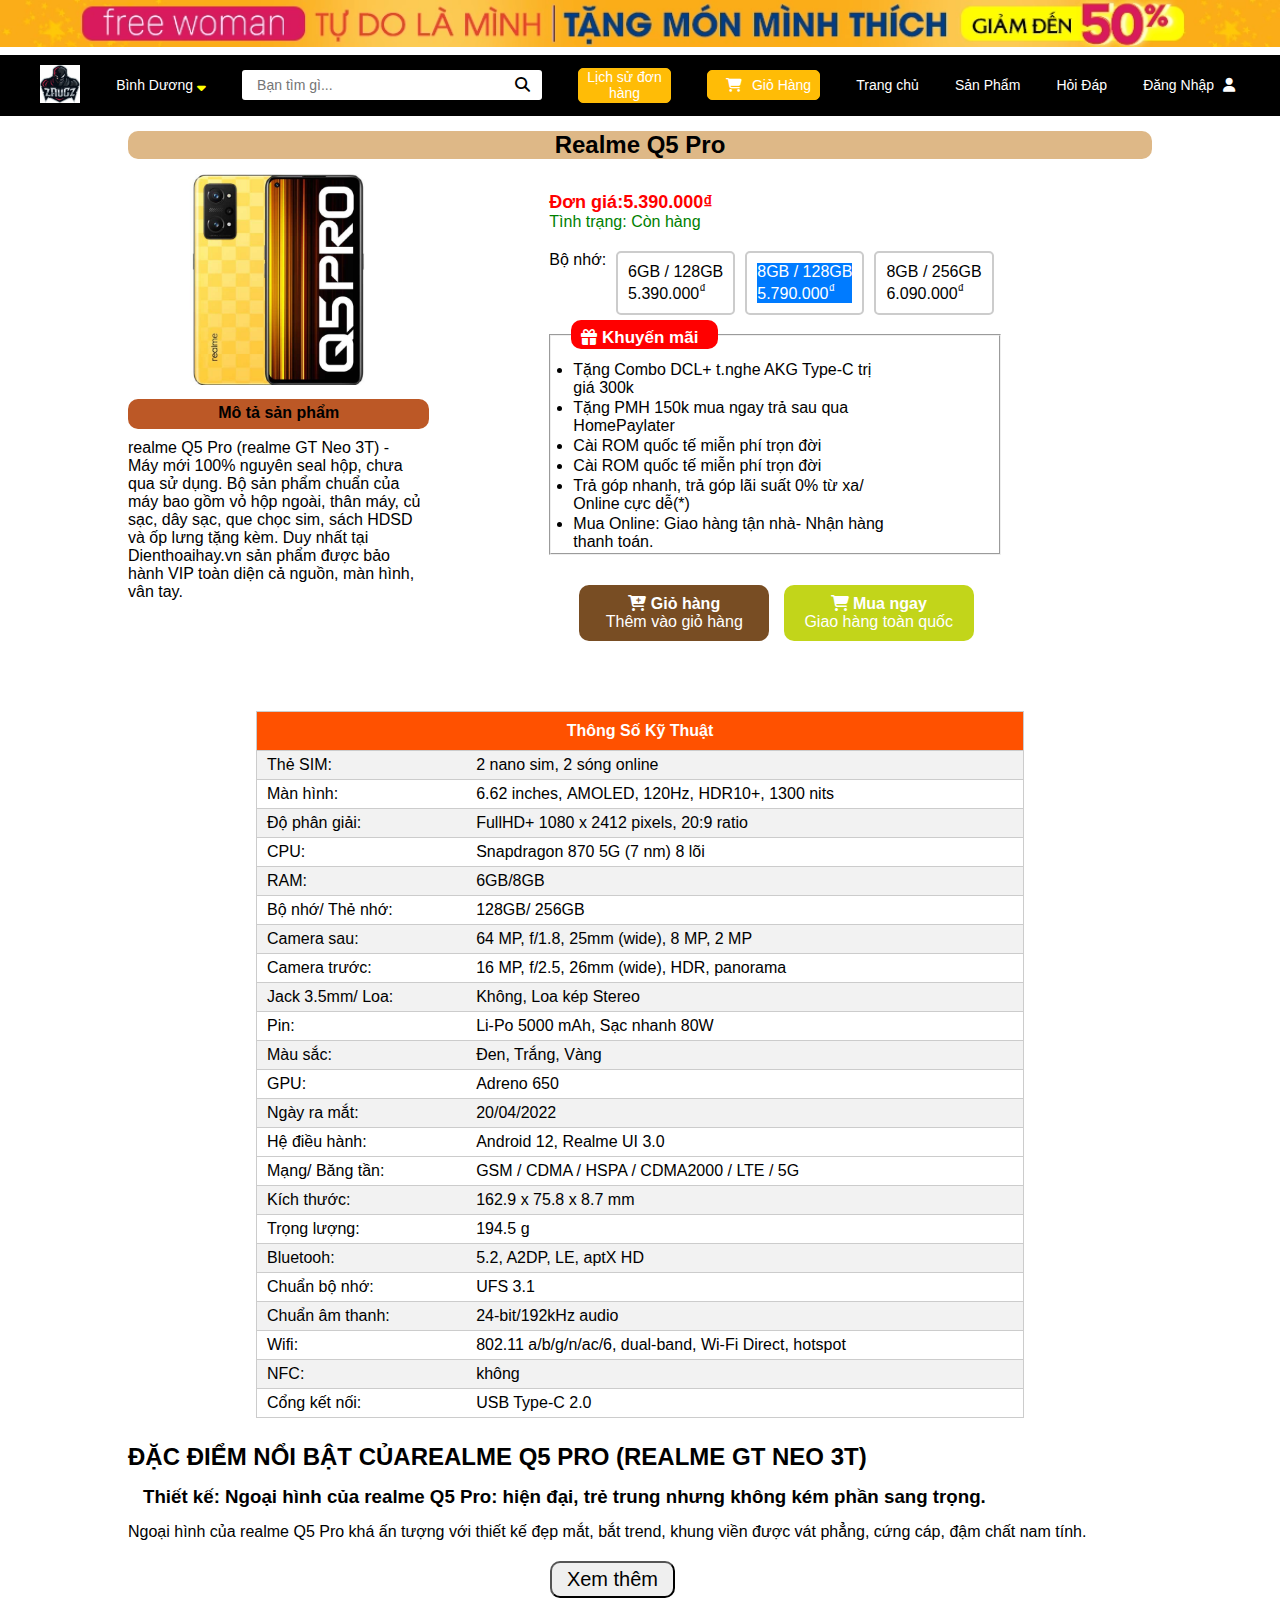
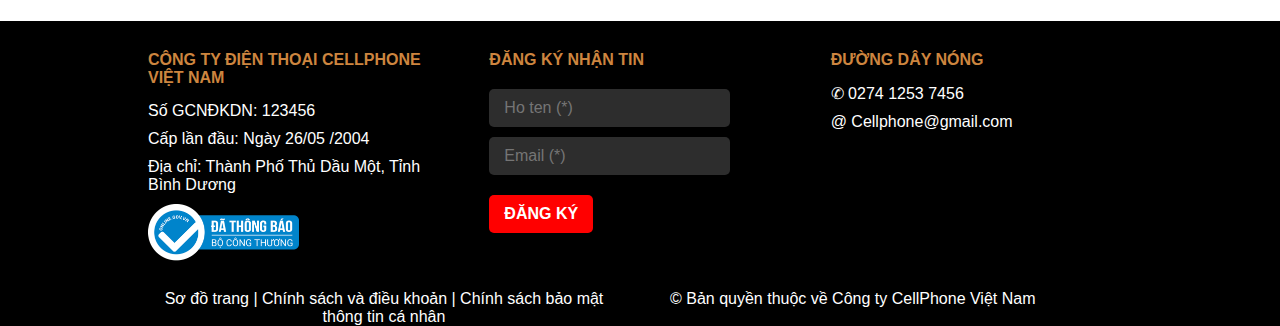
<file: product.html/RealmeQ5Pro.html>
<!DOCTYPE html>
<html lang="en">
<head>
  <meta charset="UTF-8">
  <meta http-equiv="X-UA-Compatible" content="IE=edge">
  <meta name="viewport" content="width=device-width, initial-scale=1.0">
  <link rel="icon" href="../Image/logo.png">
  <link rel="stylesheet" href="K50.css">
  <link rel="stylesheet" href="https://cdnjs.cloudflare.com/ajax/libs/font-awesome/6.3.0/css/all.min.css">
  <script src="myScript.js"></script>
  <title>RealmeQ5Pro</title>
</head>
<body>
  <a href="#" class="back-to-top-btn"> <i class="fa fa-chevron-up"></i></a>

  <div class="header">
    <div class="img">
        <img src="../Image/334312931_899428618015201_946757843328141974_n.png" alt="">
    </div>
</div>
<div class="nav">
    <div class="contaner">
      <ul>
          <li><a href=""><img style="width: 40px;" src="../Image/logo.png" alt=""></a></li>
          <li id="adress-form"><a href="#"> Bình Dương <i class="fa fa-sort-down"></i></a></li>
          <li>
              <input type="text" placeholder="Bạn tìm gì...">
              <i class="fa fa-search"></i>
          </li>
          <li><a href=""><button>Lịch sử đơn <br><span> hàng</span></button></a></li>
          <li><a href=""><button><i class="fa fa-cart-shopping"></i>Giỏ Hàng</button></a></li>
          <li><a href="../index.html">Trang chủ</a></li>
          <li><a href="../trangchu,sp/Sanpham.html">Sản Phẩm</a></li>
          <li><a href="">Hỏi Đáp</a></li>
          <li id="adress-login"><a href="../login/dangnhap.html">Đăng Nhập
              <i class="fa fa-user"></i>
          </a></li>
          <div class="adress-form">
              <div class="adress-form-content">
                  <h2>Chọn Địa Chỉ Nhận Hàng <span id="adress-close">X Đóng</span></h2>
                  <form action="">
                      <p>Chọn đầy đủ địa chỉ nhận hàng để biết chính xác thời gian giao</p>
                      <select name="" id="">
                          <option value="#">--Chọn đỉa điểm</option>
                          <option value="#">Bình Dương</option>
                      </select>
                      <select name="" id="">
                          <option value="#">--Chọn quận/huyện</option>
                          <option value="#">Bình Dương</option>
                      </select>
                      <select name="" id="">
                          <option value="#">--Chọn phường xã</option>
                          <option value="#">Bình Dương</option>
                      </select>
                      <input type="text" placeholder="Số nhà, tên đường">
                      <button>Xác nhận</button>
                  </form>
              </div>
          </div>
          <div class="adress-login">
              <div class="adress-login-content">
                  <form action="">
                     <h2>Đăng nhập <span id="adress-close1">X Đóng</span></h2>
                     <div class="form-group">
                      <input type="text" class="form-input" placeholder="Tên đăng nhập">
                     </div>
                     <div class="form-group">
                      <input type="password" class="form-input" placeholder="Mật khẩu">
                     </div>
                     <input type="submit" value="Đặng nhập" class="form-submit">
                  </form>
              </div>
          </div>
         </ul>
    </div>
  </div>
  <div class="trangdautien">
  <h2> Realme Q5 Pro</h2>
</div>
  <div class="trangdau">
    <div class="trangdau-image">
      <img src="../Image/realme-q5-pro.jpg" alt="realme-5-pro">
      <div class="mota">
      <b>Mô tả sản phẩm</b>
    </div>
     <p>realme Q5 Pro (realme GT Neo 3T) - Máy mới 100% nguyên seal hộp, chưa qua sử dụng. Bộ sản phẩm chuẩn của máy bao gồm vỏ hộp ngoài, thân máy, củ sạc, dây sạc, que chọc sim, sách HDSD và ốp lưng tặng kèm. Duy nhất tại Dienthoaihay.vn sản phẩm được bảo hành VIP toàn diện cả nguồn, màn hình, vân tay.</p>
    </div>
    <div class="trangdau-info">
      <br>
      <p class="trangdau-price"><b>Đơn giá:</b>5.390.000₫  </p>
      <p class="trangdau-status">Tình trạng: Còn hàng</p>
      <div class="bonho">
        <p>Bộ nhớ:</p>
        <label>
            <input type="radio" name="memory" value="6GB / 128GB" checked>
            <span><p>6GB / 128GB</p>
            <p>5.390.000<sup>₫</sup></p>
            </span>
          </label>
        <label>
          <input type="radio" name="memory" value="8GB / 128GB" checked>
          <span><p>8GB / 128GB</p>
          <p>5.790.000<sup>₫</sup></p>
          </span>
        </label>
        <label>
          <input type="radio" name="memory" value="8GB / 256GB">
          <span><p>8GB / 256GB</p>
            <p>6.090.000<sup>₫</sup></p>
            </span>
        </label>
      </div>
      <fieldset class="khuyenmai">
          <legend><i class="fas fa-gift"><b> Khuyến mãi</b></i></legend>
        <table class="bangkn" width="80%" border="0" >
          <tr>
            <td><li>
              Tặng Combo DCL+ t.nghe AKG Type-C trị giá 300k</li></td>
          </tr>
          <tr>
            <td><li>Tặng PMH 150k mua ngay trả sau qua HomePaylater</li></td>
          </tr>
          <tr>
            <td><li>Cài ROM quốc tế miễn phí trọn đời</li></td>
          <tr>
            <td><li>Cài ROM quốc tế miễn phí trọn đời</li></td>
          </tr>
          <tr>
            <td><li>Trả góp nhanh, trả góp lãi suất 0% từ xa/ Online cực dễ(*)</li></td>
          </tr>
          <tr>
            <td><li>Mua Online: Giao hàng tận nhà- Nhận hàng thanh toán.</li> </td>
          </tr>
        </table>
    </fieldset>
    <div class="product">
      <button class="giohang"><i class="fa-solid fa-cart-plus"></i><b> Giỏ hàng</b></i><P>Thêm vào giỏ hàng</P></button>
      <button class="muahang"><i class="fa-solid fa-cart-shopping"><b> Mua ngay</b> </i>
      <p>Giao hàng toàn quốc</p></button>
    </div>
    </div>
  </div>
  <table class="thongso" >
   <div class="de">
      <tr >
        <th colspan="2">Thông Số Kỹ Thuật</th>
      </tr>
  </div>
      <div class="bang">
          <tr>
            <td>Thẻ SIM:</td>
            <td>2 nano sim, 2 sóng online</td>
          </tr>
          <tr>
            <td>Màn hình:</td>
            <td>6.62 inches, AMOLED, 120Hz, HDR10+, 1300 nits</td>
          </tr>
          <tr>
            <td>Độ phân giải:</td>
            <td>FullHD+ 1080 x 2412 pixels, 20:9 ratio</td>
          </tr>
          <tr>
            <td>CPU:</td>
            <td>Snapdragon 870 5G (7 nm) 8 lõi</td>
          </tr>
          <tr>
            <td>RAM:</td>
            <td>6GB/8GB</td>
          </tr>
          <tr>
            <td>Bộ nhớ/ Thẻ nhớ:</td>
            <td>128GB/ 256GB</td>
          </tr>
          <tr>
            <td>Camera sau:</td>
            <td>64 MP, f/1.8, 25mm (wide), 8 MP, 2 MP</td>
          </tr>
          <tr>
            <td>Camera trước:</td>
            <td>16 MP, f/2.5, 26mm (wide), HDR, panorama</td>
          </tr>
          <tr>
            <td>Jack 3.5mm/ Loa:</td>
            <td>Không, Loa kép Stereo</td>
          </tr>
          <tr>
            <td>Pin:</td>
            <td>Li-Po 5000 mAh, Sạc nhanh 80W</td>
          </tr>
          <tr>
            <td>Màu sắc:</td>
            <td>Đen, Trắng, Vàng</td>
          </tr>
          <tr>
            <td>GPU:</td>
            <td>Adreno 650</td>
          </tr>
          <tr>
            <td>Ngày ra mắt:</td>
            <td>20/04/2022</td>
          </tr>
          <tr>
            <td>Hệ điều hành:</td>
            <td>Android 12, Realme UI 3.0</td>
          <tr>
            <tr>
              <td>Mạng/ Băng tần:</td>
              <td>GSM / CDMA / HSPA / CDMA2000 / LTE / 5G</td>
            </tr>
            <tr>
              <td>Kích thước:</td>
              <td>162.9 x 75.8 x 8.7 mm</td>
            </tr>
            <tr>
              <td>Trọng lượng:</td>
              <td>194.5 g</td>
            </tr>
            <tr>
              <td>Bluetooh:</td>
              <td>5.2, A2DP, LE, aptX HD</td>
            </tr>
            <tr>
              <td>Chuẩn bộ nhớ:</td>
              <td>UFS 3.1</td>
            </tr>
            <tr>
              <td>Chuẩn âm thanh:</td>
              <td>24-bit/192kHz audio</td>
            </tr>
            <tr>
              <td>Wifi:</td>
              <td>802.11 a/b/g/n/ac/6, dual-band, Wi-Fi Direct, hotspot</td>
            </tr>
            <tr>
              <td>NFC:</td>
              <td>không</td>
            </tr>
            <tr>
              <td>Cổng kết nối:</td>
              <td>USB Type-C 2.0</td>
            </tr>
          </div>
  </table>
    <div class="dacdiem">
      <h2>ĐẶC ĐIỂM NỔI BẬT CỦAREALME Q5 PRO (REALME GT NEO 3T)</h2>
      <h3>Thiết kế: Ngoại hình của realme Q5 Pro: hiện đại, trẻ trung nhưng không kém phần sang trọng.</h3>
     <p>Ngoại hình của realme Q5 Pro khá ấn tượng với thiết kế đẹp mắt, bắt trend, khung viền được vát phẳng, cứng cáp, đậm chất nam tính.</p>
       <div id="content">
       <img src="../Image/realmeq5pro-anh-ngoai-hinh-realme-q5-pro.png" alt="biarealme10">
       <p>Ngoại hình realme Q5 Pro ưa nhìn, phong cách trẻ trung.</p>
       <p>Ngoài 2 phiên bản tuỳ chọn màu sắc đen và trắng, realme Q5 Pro sẽ có thêm một phiên bản hợp tác với thương hiệu giày Vans đặc biệt với phần nắp lưng được trang bị hoạ tiết hình caro độc đáo và lạ mắt.</p>

         <h3>Màn hình của realme Q5 Pro: Đẹp, mượt, thoải mái.</h3>
         <p>realme Q5 Pro được trang bị màn hình kích thước 6.62 inch, tỷ lệ 20:9, giúp máy có không gian hiển thị tốt hơn. Nhờ đó, mà người dùng có thể xem được nhiều nội dung hơn, trải nghiệm giải trí như chơi game, lướt web, xem phim, … thoải mái hơn.</p>
       <img src="../Image/realmeq5-anh-man-hinh-realme-q5-pro.png" alt="manq3">
       <h4>Màn hình realme Q5 Pro Full HD+, sử dụng công nghệ tân tiến AMOLED.</h4>
       <p>realme Q5 Pro sở hữu công nghệ màn hình AMOLED cho chất lượng hiển thị hình ảnh tự nhiên, chân thực, tiết kiệm điện năng tiêu thụ. Với thiết kế siêu mỏng, realme Q5 Pro có tần số quét màn hình 120Hz giúp các thao tác vuốt, chạm trên màn hình trở nên mượt mà, dễ dàng hơn.</p>
         <h3>Hiệu năng của realme Q5 Pro: Chip khoẻ, cân mọi tựa game nặng nhẹ.</h3>
        <p>realme Q5 Pro được trang bị vi xử lý Snapdragon 870 (5G), gồm có 8 nhân bao gồm 1 nhân Kryo 585 tốc độ 3.2 GHz, 3 nhân Kryo 585 và 4 nhân Kryo 585 có xung nhịp lần lượt là 2.42 Ghz & 1.8 GHz, cho khả năng xử lý dữ liệu mạnh mẽ.</p>
         <img src="../Image/realmeq5pro-anh-hieu-nang-realme-q5-pro.png" alt="realmeq5pro-anh-hieu-nang-realme-q5-pro">
        <h4>Hiệu năng mạnh mẽ đến từ vi xử lý Snapdragon 870.</h4>
        <p>Đi kèm cùng con chip Snap 870 là đồ hoạ Adreno 650 với hiệu năng ấn tượng, được bổ sung thêm tính năng Elite Gaming giúp tối ưu phần cứng, đem đến trải nghiệm chơi game mượt mà và mãn nhãn.</p>

         <h3>Nếu như Q3 Pro được trang bị chip xử lý Mediatek 1100 thì Q5 Pro sở hữu vi xử lý Snap 870, được tích hợp công nghệ 5G mới  với hiệu năng mạnh mẽ, ổn định, tối ưu trải nghiệm game cho người dùng. </h3>
       <p>Cụm camera trên realme Q5 Pro đã có sự nâng cấp với thiết kế 2 camera chính lớn hơn được đặt ở vị trí song song với nhau, trong khi camera góc rộng được thu nhỏ và nằm giữa đèn flash và cảm biến ánh sáng.</p>
        <p>Giữa 2 ống kính lớn là dải viền vuông hình bàn cờ với các ô đen – trắng được đan xen vào nhau, đồng thiết kế với phần mặt lưng tạo nên nét đồng nhất cho sản phẩm.</p>
       <img src="../Image/realmeq5pro-anh-cum-camera-realme-q5-pro.png" alt="realmeq5pro-anh-cum-camera-realme-q5-pro">
       <h4>Cụm camera Realme Q5 Pro cân xứng, ưa nhìn.</h4>
       <p> realme Q5 Pro được trang bị cụm camera chính với 3 camera chính có độ phân giải lần lượt là 64MP, 8MP, và 2MP, cùng với camera selfie 16MP. Cảm biến chính 64MP với khẩu độ f/1.8, camera góc siêu rộng 8MP, khẩu độ f/2.3 cho góc chụp 119 ˚ và camera macro 2MP/ f2.4. Ngoài ra, máy còn cho phép quay video ở mức tối đa 4K với 30 – 60 khung hình/giây.</p>
       <h3>Pin của realme Q5 Pro: Dung lượng 5000mAh, sạc siêu nhanh 80W.</h3>
    <p>realme Q5 Pro được trang bị một viên pin có dung lượng 5000mAh, nhiều hơn so với bản tiền nhiệm Q3 Pro chỉ có pin 4500mAh. Tăng dung lượng pin đồng nghĩa với việc máy sẽ có thời gian sử dụng lâu hơn.</p>

         <img src="../Image/realmeq5pro-pin-realme-q5-pro.png" alt="realmeq5pro-pin-realme-q5-pro">
        <h4>Pin của realme Q5 Pro cho dung lượng 5000mAh, cùng sạc nhanh 80W.</h4>
       <p>Tuy nhiên thêm dung lượng pin sẽ khiến realme Q5 Pro nặng hơn một chút so với trọng lượng 194g (realme Q3 Pro chỉ có 174g). Trải nghiệm thực tế khi cầm realme Q5 Pro vẫn cho cảm giác thoải mái, không gây mỏi tay khi sử dụng lâu dài. Quan trọng hơn hết đó là máy vẫn không hề quá dày, vẫn mỏng nhẹ và đẹp. Đây là một điểm cộng của realme Q5 Pro.</p>
        <p>Cùng với viên pin dung lượng 5000mAh, realme cũng không quên nâng cấp công nghệ sạc lên 80W để giúp thời gian sạc đầy máy được rút ngắn lại đáng kể. Như vậy bạn sẽ không phải lo lắng về thời gian sử dụng của chiếc máy này nữa khi pin vừa khoẻ lại có sạc siêu nhanh đi kèm.</p>
    
    </div>
          <div class="xemthem">
          <button id="showMoreBtn" onclick="showMore()">Xem thêm</button>
        </div>
          </div>
        <footer class="tongdv">
          <div class="tongbao">
              <div class="thongbao">
                  <h4>Công Ty Điện Thoại CellPhone việt nam</h4>
                  <p>Số GCNĐKDN: 123456</p>
                  <p>Cấp lần đầu: Ngày 26/05  /2004</p>
                  <p>Địa chỉ: Thành Phố Thủ Dầu Một, Tỉnh Bình Dương</p>
                  <p><img src="../Image/thongbaocongthuong.png" alt="đathongbao"></p>
              </div>
              <div class="thongbao">
                  <h4>đăng ký nhận tin</h4>
                  <form>
                  <input type="text" placeholder="Ho ten (*)">
                  <input type="email" placeholder="Email (*)">
                  <input type="submit" value="đăng ký">
              </form>
              </div>
              <div class="thongbao">
                 <h4>đường dây nóng</h4>
                 <p>✆ 0274 1253 7456</p>
                 <p>@ Cellphone@gmail.com</p>
                 </div>
          </div>
          <div id="tongketthuc">
              <div id="ketthuc">
                  <p>Sơ đồ trang | Chính sách và điều khoản | Chính sách bảo mật thông tin cá nhân </p>
              </div>
              <div id="ketthuc">
                 <p>© Bản quyền thuộc về Công ty CellPhone Việt Nam</p>
              </div>
          </div>
          </footer>
<script>
 function showMore() {
  var content = document.getElementById("content");
  var button = document.getElementById("showMoreBtn");
  if (content.style.display === "none") {
    content.style.display = "block";
    button.innerHTML = "Ẩn bớt";
  } else {
    content.style.display = "none";
    button.innerHTML = "Xem thêm";
  }
}
</script>
</body>
</html>
</file>
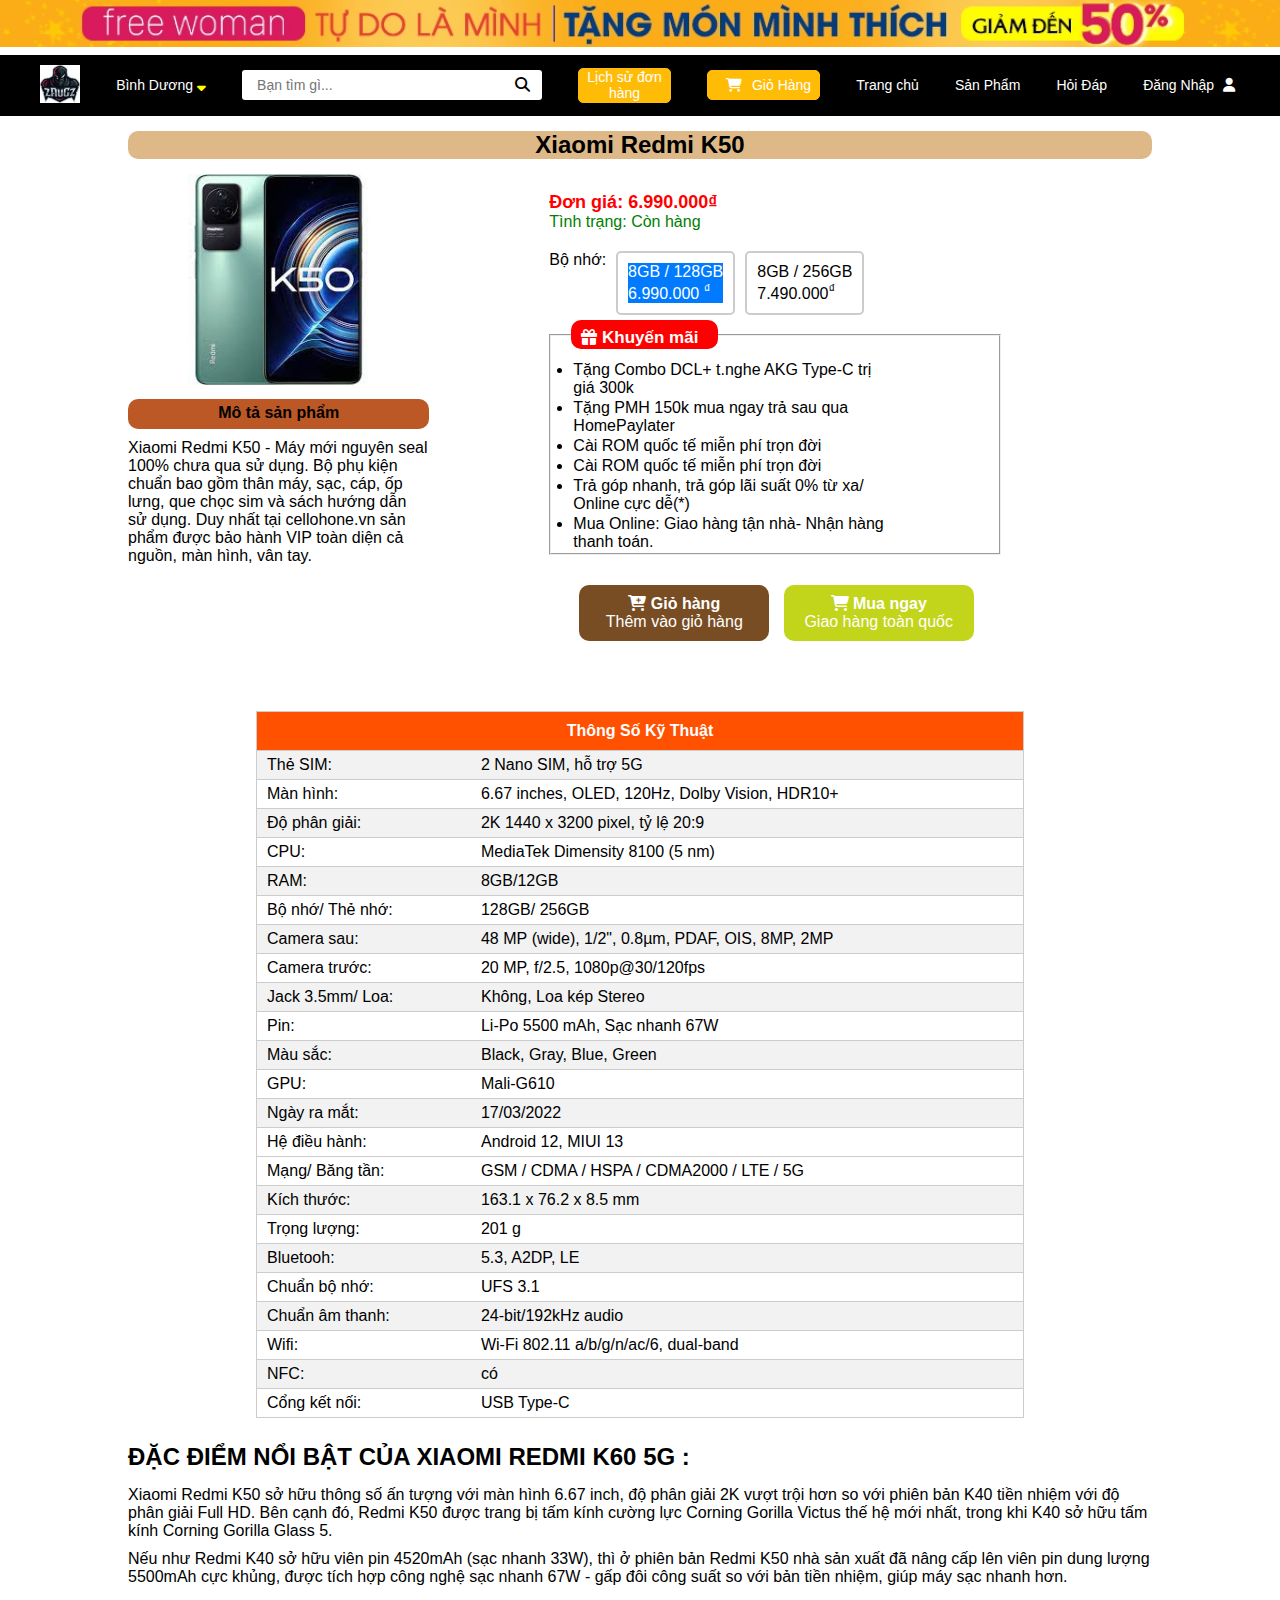
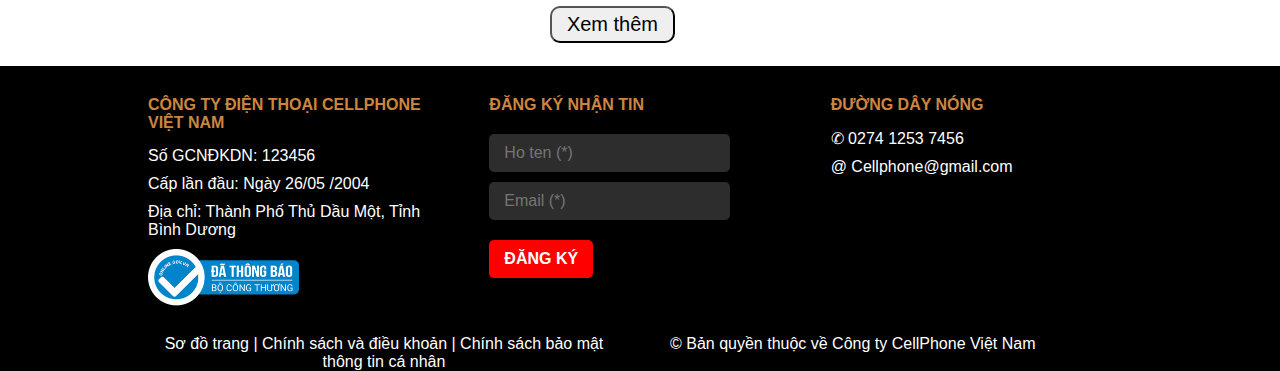
<file: product.html/RedmiK50.html>
<!DOCTYPE html>
<html lang="en">
<head>
  <meta charset="UTF-8">
  <meta http-equiv="X-UA-Compatible" content="IE=edge">
  <meta name="viewport" content="width=device-width, initial-scale=1.0">
  <link rel="icon" href="../Image/logo.png">
  <link rel="stylesheet" href="K50.css">
  <link rel="stylesheet" href="https://cdnjs.cloudflare.com/ajax/libs/font-awesome/6.3.0/css/all.min.css">
  <script src="myScript.js"></script>
  <title>RedmiK50</title>
</head>
<body> <a href="#" class="back-to-top-btn"> <i class="fa fa-chevron-up"></i></a>
  <div class="header">
    <div class="img">
        <img src="../Image/334312931_899428618015201_946757843328141974_n.png" alt="">
    </div>
</div>
<div class="nav">
    <div class="contaner">
      <ul>
          <li><a href=""><img style="width: 40px;" src="../Image/logo.png" alt=""></a></li>
          <li id="adress-form"><a href="#"> Bình Dương <i class="fa fa-sort-down"></i></a></li>
          <li>
              <input type="text" placeholder="Bạn tìm gì...">
              <i class="fa fa-search"></i>
          </li>
          <li><a href=""><button>Lịch sử đơn <br><span> hàng</span></button></a></li>
          <li><a href=""><button><i class="fa fa-cart-shopping"></i>Giỏ Hàng</button></a></li>
          <li><a href="../index.html">Trang chủ</a></li>
          <li><a href="../trangchu,sp/Sanpham.html">Sản Phẩm</a></li>
          <li><a href="">Hỏi Đáp</a></li>
          <li id="adress-login"><a href="../login/dangnhap.html">Đăng Nhập
              <i class="fa fa-user"></i>
          </a></li>
          <div class="adress-form">
              <div class="adress-form-content">
                  <h2>Chọn Địa Chỉ Nhận Hàng <span id="adress-close">X Đóng</span></h2>
                  <form action="">
                      <p>Chọn đầy đủ địa chỉ nhận hàng để biết chính xác thời gian giao</p>
                      <select name="" id="">
                          <option value="#">--Chọn đỉa điểm</option>
                          <option value="#">Bình Dương</option>
                      </select>
                      <select name="" id="">
                          <option value="#">--Chọn quận/huyện</option>
                          <option value="#">Bình Dương</option>
                      </select>
                      <select name="" id="">
                          <option value="#">--Chọn phường xã</option>
                          <option value="#">Bình Dương</option>
                      </select>
                      <input type="text" placeholder="Số nhà, tên đường">
                      <button>Xác nhận</button>
                  </form>
              </div>
          </div>
          <div class="adress-login">
              <div class="adress-login-content">
                  <form action="">
                     <h2>Đăng nhập <span id="adress-close1">X Đóng</span></h2>
                     <div class="form-group">
                      <input type="text" class="form-input" placeholder="Tên đăng nhập">
                     </div>
                     <div class="form-group">
                      <input type="password" class="form-input" placeholder="Mật khẩu">
                     </div>
                     <input type="submit" value="Đặng nhập" class="form-submit">
                  </form>
              </div>
          </div>
         </ul>
    </div>
  </div>
  <div class="trangdautien">
  <h2>Xiaomi Redmi K50</h2>
</div>
  <div class="trangdau">
    <div class="trangdau-image">
      <img src="../Image/k50.jfif" alt="k50">
      <div class="mota">
      <b>Mô tả sản phẩm</b>
    </div>
      <p>Xiaomi Redmi K50 - Máy mới nguyên seal 100% chưa qua sử dụng. Bộ phụ kiện chuẩn bao gồm thân máy, sạc, cáp, ốp lưng, que chọc sim và sách hướng dẫn sử dụng. Duy nhất tại cellohone.vn sản phẩm được bảo hành VIP toàn diện cả nguồn, màn hình, vân tay. </p>
    </div>
    <div class="trangdau-info">
      <br>
      <p class="trangdau-price"><b>Đơn giá:</b> 6.990.000₫ </p>
      <p class="trangdau-status">Tình trạng: Còn hàng</p>
      <div class="bonho">
        <p>Bộ nhớ:</p>
        <label>
          <input type="radio" name="memory" value="8GB / 128GB" checked>
          <span><p>8GB / 128GB</p>
          <p>6.990.000 <sup>₫</sup></p>
          </span>
        </label>
        <label>
          <input type="radio" name="memory" value="8GB / 256GB">
          <span><p>8GB / 256GB</p>
            <p>7.490.000<sup>₫</sup></p>
            </span>
        </label>
      </div>
      <fieldset class="khuyenmai">
        <legend><i class="fas fa-gift"><b> Khuyến mãi</b></i></legend>
        <table class="bangkn" width="80%" border="0" >
          <tr>
            <td><li>
              Tặng Combo DCL+ t.nghe AKG Type-C trị giá 300k</li></td>
          </tr>
          <tr>
            <td><li>Tặng PMH 150k mua ngay trả sau qua HomePaylater</li></td>
          </tr>
          <tr>
            <td><li>Cài ROM quốc tế miễn phí trọn đời</li></td>
          <tr>
            <td><li>Cài ROM quốc tế miễn phí trọn đời</li></td>
          </tr>
          <tr>
            <td><li>Trả góp nhanh, trả góp lãi suất 0% từ xa/ Online cực dễ(*)</li></td>
          </tr>
          <tr>
            <td><li>Mua Online: Giao hàng tận nhà- Nhận hàng thanh toán.</li> </td>
          </tr>
        </table>
    </fieldset>
    <div class="product">
      <button class="giohang"><i class="fa-solid fa-cart-plus"></i><b> Giỏ hàng</b></i><P>Thêm vào giỏ hàng</P></button>
      <button class="muahang"><i class="fa-solid fa-cart-shopping"><b> Mua ngay</b> </i>
      <p>Giao hàng toàn quốc</p></button>
    </div>
    </div>
  </div>
  <table class="thongso" >
   <div class="de">
      <tr >
        <th colspan="2">Thông Số Kỹ Thuật</th>
      </tr>
  </div>
      <div class="bang">
          <tr>
            <td>Thẻ SIM:</td>
            <td>2 Nano SIM, hỗ trợ 5G</td>
          </tr>
          <tr>
            <td>Màn hình:</td>
            <td>6.67 inches, OLED, 120Hz, Dolby Vision, HDR10+</td>
          </tr>
          <tr>
            <td>Độ phân giải:</td>
            <td>2K 1440 x 3200 pixel, tỷ lệ 20:9</td>
          </tr>
          <tr>
            <td>CPU:</td>
            <td>MediaTek Dimensity 8100 (5 nm)</td>
          </tr>
          <tr>
            <td>RAM:</td>
            <td>8GB/12GB</td>
          </tr>
          <tr>
            <td>Bộ nhớ/ Thẻ nhớ:</td>
            <td>128GB/ 256GB</td>
          </tr>
          <tr>
            <td>Camera sau:</td>
            <td>48 MP (wide), 1/2", 0.8µm, PDAF, OIS, 8MP, 2MP</td>
          </tr>
          <tr>
            <td>Camera trước:</td>
            <td>20 MP, f/2.5, 1080p@30/120fps</td>
          </tr>
          <tr>
            <td>Jack 3.5mm/ Loa:</td>
            <td>Không, Loa kép Stereo</td>
          </tr>
          <tr>
            <td>Pin:</td>
            <td>Li-Po 5500 mAh, Sạc nhanh 67W</td>
          </tr>
          <tr>
            <td>Màu sắc:</td>
            <td>Black, Gray, Blue, Green</td>
          </tr>
          <tr>
            <td>GPU:</td>
            <td>Mali-G610</td>
          </tr>
          <tr>
            <td>Ngày ra mắt:</td>
            <td>17/03/2022</td>
          </tr>
          <tr>
            <td>Hệ điều hành:</td>
            <td>Android 12, MIUI 13</td>
          <tr>
            <tr>
              <td>Mạng/ Băng tần:</td>
              <td>GSM / CDMA / HSPA / CDMA2000 / LTE / 5G</td>
            </tr>
            <tr>
              <td>Kích thước:</td>
              <td>163.1 x 76.2 x 8.5 mm</td>
            </tr>
            <tr>
              <td>Trọng lượng:</td>
              <td>201 g</td>
            </tr>
            <tr>
              <td>Bluetooh:</td>
              <td>5.3, A2DP, LE</td>
            </tr>
            <tr>
              <td>Chuẩn bộ nhớ:</td>
              <td>UFS 3.1</td>
            </tr>
            <tr>
              <td>Chuẩn âm thanh:</td>
              <td>24-bit/192kHz audio</td>
            </tr>
            <tr>
              <td>Wifi:</td>
              <td>Wi-Fi 802.11 a/b/g/n/ac/6, dual-band</td>
            </tr>
            <tr>
              <td>NFC:</td>
              <td>có</td>
            </tr>
            <tr>
              <td>Cổng kết nối:</td>
              <td>USB Type-C</td>
            </tr>
          </div>
  </table>
    <div class="dacdiem">
      <h2>ĐẶC ĐIỂM NỔI BẬT CỦA XIAOMI REDMI K60 5G :</h2>
      <p>Xiaomi Redmi K50 sở hữu thông số ấn tượng với màn hình 6.67 inch, độ phân giải 2K vượt trội hơn so với phiên bản K40 tiền nhiệm với độ phân giải Full HD. Bên cạnh đó, Redmi K50 được trang bị tấm kính cường lực Corning Gorilla Victus thế hệ mới nhất, trong 
        khi K40 sở hữu tấm kính Corning Gorilla Glass 5.</p>
        <p>Nếu như Redmi K40 sở hữu viên pin 4520mAh (sạc nhanh 33W), thì ở phiên bản Redmi K50 nhà sản xuất đã nâng cấp lên viên pin dung lượng 5500mAh cực khủng, được tích hợp công nghệ sạc nhanh 67W - gấp đôi công suất so với bản tiền nhiệm, giúp 
        máy sạc nhanh hơn.</p>
       <div id="content">
       <h3>Mở hộp sản phẩm Xiaomi Redmi K50.</h3>
       <img src="../Image/hopk50.png" alt="hopk50">
       <h4 align="center">Hộp sản phẩm Xiaomi Redmi K50.</h4>
       <p>Nhìn chung, hộp đựng Xiaomi Redmi K50 được thiết kế đơn giản hoá với tông màu trắng thể hiện sự trẻ trung, tinh tế. Phần mặt trước được in dòng chữ K50 màu vàng nổi bật, và phần mặt lưng là sự kết hợp đặc biệt giữa hai biểu tượng “67W” và “2K” gợi sự tò mò.</p>
        
        <p>Có vẻ như thông điệp mà nhà sản xuất muốn gửi tới chúng ta đó là phiên bản Xiaomi K50 được trang bị màn hình với độ phân giải 2K sắc nét, đi kèm với công nghệ sạc nhanh 67W, hứa hẹn mang đến cho người dùng
         trải nghiệm tuyệt vời.</p>
         <img src="../Image/phukienk50.png" alt="phukienk50">
         <h4 align="center">Xiaomi Redmi K50 cùng phụ kiện đi kèm.</h4>
         <p>Mở hộp sản phẩm Xiaomi Redmi K50, ngoài sản phẩm chính Redmi K50 ra, nhà sản xuất Xiaomi đã cung cấp sẵn đầy đủ phụ kiện đi kèm gồm có: sách hướng dẫn sử dụng, dây sạc, củ sạc nhanh 67W, ốp lưng, và que chọc sim. Gần đây, nhiều hãng điện thoại thông minh đã cắt giảm một số phụ kiện đi kèm cùng máy để tăng lợi nhuận tối đa, nhưng với Redmi K50, hãng Xiaomi rất hào
         phóng khi vẫn trang bị đầy đủ phụ kiện cho máy.</p>
        <h3>Thiết kế Xiaomi Redmi K50: Độc đáo, bắt trend, đa dạng màu sắc.</h3>
        <p>Về phong cách thiết kế, phiên bản Xiaomi Redmi K50 sẽ gồm có 4 tùy chọn màu sắc: đen, xám, xanh lục, và xanh lam so với 3 màu của Redmi K40 để người dùng thoải mái lựa chọn. Cụ thể, Redmi K50 được cấu tạo gồm có phần mặt lưng phẳng khá bóng, làm bằng kính cường lực Corning Gorilla Glass Victus, kết hợp với các đường cong ở góc và cạnh trông rất ưng mắt. </p>
        <img src="../Image/camrak50.png" alt="camrak50">
        <h4 align="center">Cụm camera ấn tượng với 3 camera chính được thiết kế theo hình tam giác.</h4>
        <p>Cụm camera của Redmi K50 gồm 2 phần chính: phần phía dưới của camera chính được cấu tạo với bề mặt bóng mờ làm bằng kính, và có tích hợp đèn chụp flash. Phía trên là 1 lớp viền hình vuông bọc hình tròn gồm 3 ống kính cảm biến camera.
            Rõ ràng, cụm camera trên Redmi K50 đã có những cải tiến vượt trội với ống kính to hơn và 3 ống kính này được xếp thành hình tam giác cân xứng. So với bản tiền nhiệm Redmi K40 khi được trang bị 2 ống kính lớn xen kẽ với 1 ống kính nhỏ, thì thiết kế về cụm camera của Redmi K50 trông ưng mắt hơn.
            Khung máy được làm bằng kim loại, với bề mặt bo cong, phía bên phải gồm có phím nguồn tích hợp với cảm biến vân tay, phía trên là cụm phím tăng - giảm âm lượng. Phần cạnh trên gồm có cổng hồng ngoại, còn phần cạnh dưới thì có cổng sạc type-C, khe cắm thẻ sim, và cả 2 đều được trang bị loa chính cùng micro. </p>
        <h3>Đánh giá màn hình Xiaomi Redmi K50: Màn hình 2K, xem phim mượt mà, hình ảnh sống động.</h3>
        <img src="../Image/man-k50.png" alt="man-k50">
        <h4>Màn hình Xiaomi Redmi K50 độ phân giải 2K siêu nét, hình ảnh sống động.</h4>
        <p>Xiaomi Redmi K50 sở hữu kích thước màn hình chính lên tới 6.67 inch được bảo vệ bằng kính cường lực Corning Gorilla Glass Victus. Với tỷ lệ 20:9 cùng với diện tích hiển thị màn hình được mở rộng hơn (86.4% so với 85.9% của Redmi K40), mật độ điểm ảnh là 526 ppi, hỗ trợ HDR10+ Dolby Vision, điểm sáng 1200 nit, Redmi K50  mang đến chất lượng hình ảnh sắc nét, sống động. Bên cạnh đó, Redmi K50 còn sở hữu tần số quét màn hình ấn tượng lên tới 120Hz, giúp các thao tác chạm, vuốt, lướt lên - xuống - trái - phải được mượt mà nhất có thể.</p>
         <h3>Đánh giá chất lượng âm thanh Xiaomi Redmi K50.</h3>
         <img src="../Image/amthanh-k50.png" alt="amthanh-k50">
         <h4>Dải loa của Xiaomi Redmi K50 được tinh chỉnh bởi JBL cho chất lượng âm thanh chân thực.</h4>
         <p>Tiếp nối thành công của sản phẩm K40 tiền nhiệm, nhà sản xuất Xiaomi đã trang bị cho Redmi K50 loa kép Stereo đem lại cho người dùng trải nghiệm âm thanh sống động. 
            Với âm thanh Stereo chất lượng cao, người dùng có cơ hội  được trải nghiệm âm thanh chân thật hơn khi nghe nhạc, xem phim, cũng như chơi game.</p>
        <h3>Đánh giá pin Xiaomi Redmi K50.</h3>
        <img src="../Image/pin-k50.png" alt="pin-k50">
        <h4>Pin khủng dung lượng 5500mAh, tích hợp công nghệ sạc nhanh 67W.</h4>
       <p>Nếu bạn còn đang băn khoăn rằng liệu pin của Redmi K50 có thực sự ấn tượng? Thì mình xin được khẳng định rằng, với dung lượng pin 5500mAh, được tích hợp công nghệ sạc nhanh 67W (sạc đầy 80% trong 30 phút siêu nhanh), Redmi K50 là sản phẩm có dung lượng pin khủng thuộc hạng top trên thị trường.</p>
      <p>Redmi K50 có công suất sạc nhanh tới 67W gấp đôi công suất sạc nhanh của bản Redmi K40 tiền nhiệm (với 33W), đi kèm với viên pin 5500mAh lớn hơn, sẽ mang đến cho người dùng trải nghiệm xem phim, lướt web cả ngày mà không phải lo hết pin. </p>
    </div>
          <div class="xemthem">
          <button id="showMoreBtn" onclick="showMore()">Xem thêm</button>
        </div>
          </div>
        <footer class="tongdv">
          <div class="tongbao">
              <div class="thongbao">
                  <h4>Công Ty Điện Thoại CellPhone việt nam</h4>
                  <p>Số GCNĐKDN: 123456</p>
                  <p>Cấp lần đầu: Ngày 26/05  /2004</p>
                  <p>Địa chỉ: Thành Phố Thủ Dầu Một, Tỉnh Bình Dương</p>
                  <p><img src="../Image/thongbaocongthuong.png" alt="đathongbao"></p>
              </div>
              <div class="thongbao">
                  <h4>đăng ký nhận tin</h4>
                  <form>
                  <input type="text" placeholder="Ho ten (*)">
                  <input type="email" placeholder="Email (*)">
                  <input type="submit" value="đăng ký">
              </form>
              </div>
              <div class="thongbao">
                 <h4>đường dây nóng</h4>
                 <p>✆ 0274 1253 7456</p>
                 <p>@ Cellphone@gmail.com</p>
                 </div>
          </div>
          <div id="tongketthuc">
              <div id="ketthuc">
                  <p>Sơ đồ trang | Chính sách và điều khoản | Chính sách bảo mật thông tin cá nhân </p>
              </div>
              <div id="ketthuc">
                 <p>© Bản quyền thuộc về Công ty CellPhone Việt Nam</p>
              </div>
          </div>
          </footer>
<script>
 function showMore() {
  var content = document.getElementById("content");
  var button = document.getElementById("showMoreBtn");
  if (content.style.display === "none") {
    content.style.display = "block";
    button.innerHTML = "Ẩn bớt";
  } else {
    content.style.display = "none";
    button.innerHTML = "Xem thêm";
  }
}
</script>
</body>
</html>
</file>
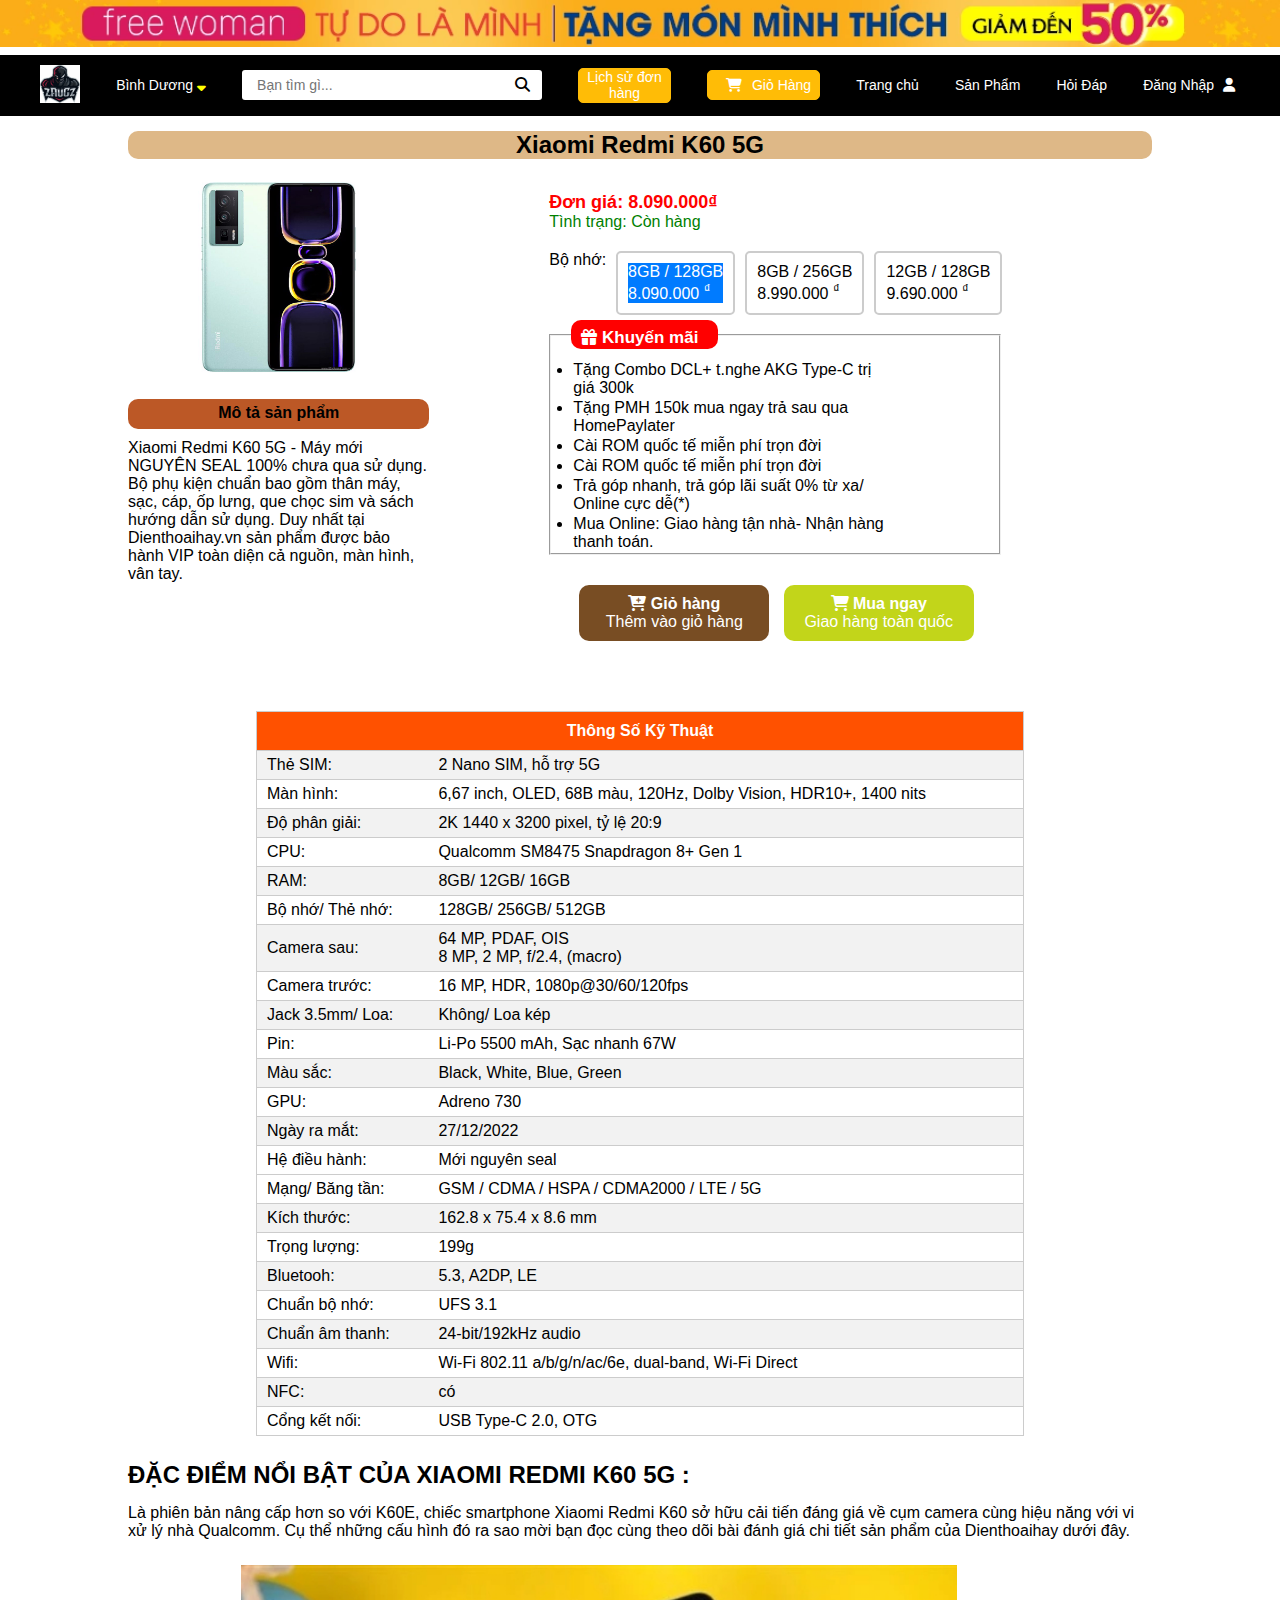
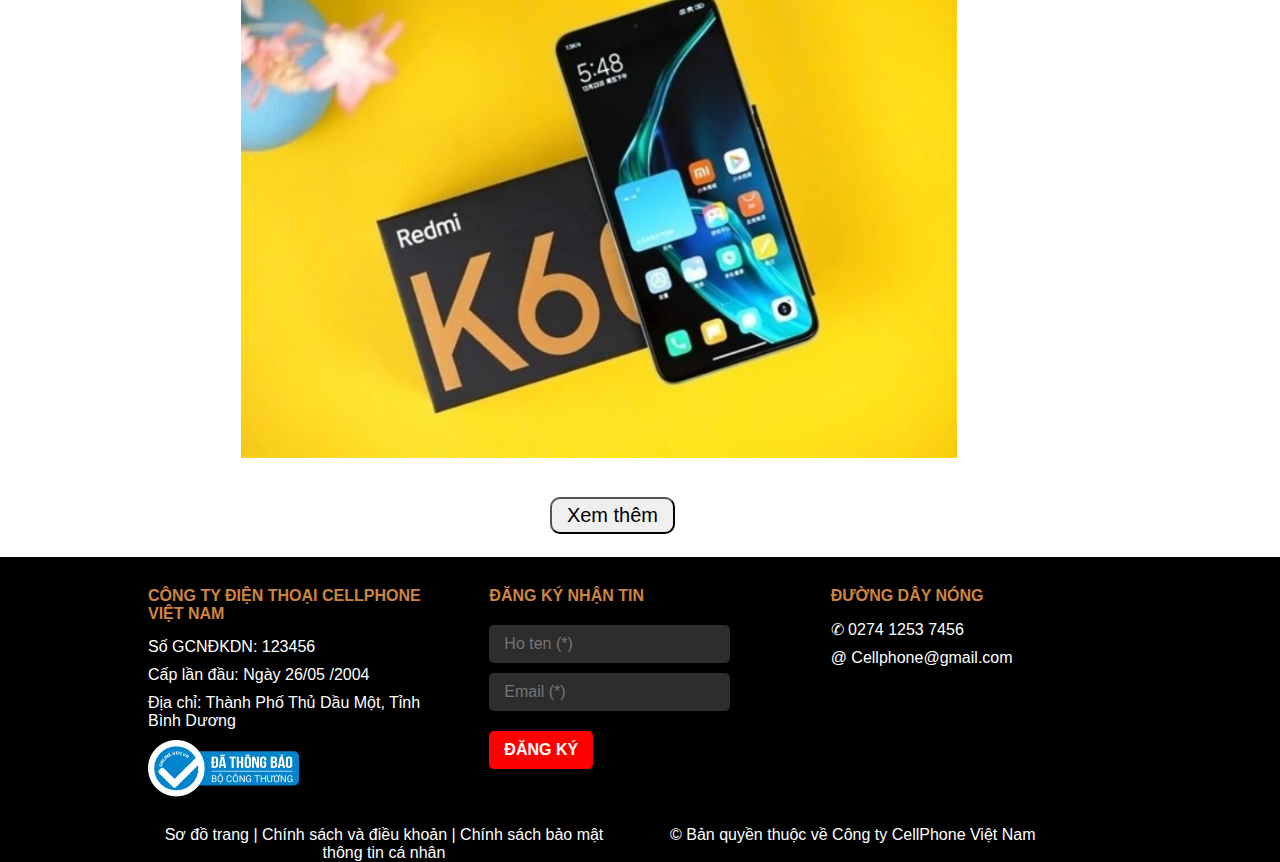
<file: product.html/redmik605G.html>
<!DOCTYPE html>
<html lang="en">
<head>
  <meta charset="UTF-8">
  <meta http-equiv="X-UA-Compatible" content="IE=edge">
  <meta name="viewport" content="width=device-width, initial-scale=1.0">
  <link rel="icon" href="../Image/logo.png">
  <link rel="stylesheet" href="K50.css">
  <link rel="stylesheet" href="https://cdnjs.cloudflare.com/ajax/libs/font-awesome/6.3.0/css/all.min.css">
  <script src="myScript.js"></script>
  <title>Xiaomi Redmi K60 5G</title>
</head>
<body> <a href="#" class="back-to-top-btn"> <i class="fa fa-chevron-up"></i></a>
  <div class="header">
    <div class="img">
        <img src="../Image/334312931_899428618015201_946757843328141974_n.png" alt="">
    </div>
</div>
<div class="nav">
    <div class="contaner">
      <ul>
          <li><a href=""><img style="width: 40px;" src="../Image/logo.png" alt=""></a></li>
          <li id="adress-form"><a href="#"> Bình Dương <i class="fa fa-sort-down"></i></a></li>
          <li>
              <input type="text" placeholder="Bạn tìm gì...">
              <i class="fa fa-search"></i>
          </li>
          <li><a href=""><button>Lịch sử đơn <br><span> hàng</span></button></a></li>
          <li><a href=""><button><i class="fa fa-cart-shopping"></i>Giỏ Hàng</button></a></li>
          <li><a href="../index.html">Trang chủ</a></li>
          <li><a href="../trangchu,sp/Sanpham.html">Sản Phẩm</a></li>
          <li><a href="">Hỏi Đáp</a></li>
          <li id="adress-login"><a href="../login/dangnhap.html">Đăng Nhập
              <i class="fa fa-user"></i>
          </a></li>
          <div class="adress-form">
              <div class="adress-form-content">
                  <h2>Chọn Địa Chỉ Nhận Hàng <span id="adress-close">X Đóng</span></h2>
                  <form action="">
                      <p>Chọn đầy đủ địa chỉ nhận hàng để biết chính xác thời gian giao</p>
                      <select name="" id="">
                          <option value="#">--Chọn đỉa điểm</option>
                          <option value="#">Bình Dương</option>
                      </select>
                      <select name="" id="">
                          <option value="#">--Chọn quận/huyện</option>
                          <option value="#">Bình Dương</option>
                      </select>
                      <select name="" id="">
                          <option value="#">--Chọn phường xã</option>
                          <option value="#">Bình Dương</option>
                      </select>
                      <input type="text" placeholder="Số nhà, tên đường">
                      <button>Xác nhận</button>
                  </form>
              </div>
          </div>
          <div class="adress-login">
              <div class="adress-login-content">
                  <form action="">
                     <h2>Đăng nhập <span id="adress-close1">X Đóng</span></h2>
                     <div class="form-group">
                      <input type="text" class="form-input" placeholder="Tên đăng nhập">
                     </div>
                     <div class="form-group">
                      <input type="password" class="form-input" placeholder="Mật khẩu">
                     </div>
                     <input type="submit" value="Đặng nhập" class="form-submit">
                  </form>
              </div>
          </div>
         </ul>
    </div>
  </div>
  <div class="trangdautien">
  <h2>Xiaomi Redmi K60 5G</h2>
</div>
  <div class="trangdau">
    <div class="trangdau-image">
      <img src="../Image/readmek605g.jpg" alt="Product Image">
      <div class="mota">
      <b>Mô tả sản phẩm</b>
    </div>
      <p>Xiaomi Redmi K60 5G - Máy mới NGUYÊN SEAL 100% chưa qua sử dụng. Bộ phụ kiện chuẩn bao gồm thân máy, sạc, cáp, ốp lưng, que chọc sim và sách hướng dẫn sử dụng. Duy nhất tại Dienthoaihay.vn sản phẩm được bảo hành VIP toàn diện cả nguồn, màn hình, vân tay. </p>
    </div>
    <div class="trangdau-info">
      <br>
      <p class="trangdau-price"><b>Đơn giá:</b> 8.090.000₫</p>
      <p class="trangdau-status">Tình trạng: Còn hàng</p>
      <div class="bonho">
        <p>Bộ nhớ:</p>
        <label>
          <input type="radio" name="memory" value="8GB / 128GB" checked>
          <span><p>8GB / 128GB</p>
          <p>8.090.000 <sup>₫</sup></p>
          </span>
        </label>
        <label>
          <input type="radio" name="memory" value="8GB / 256GB">
          <span><p>8GB / 256GB</p>
            <p>8.990.000 <sup>₫</sup></p>
            </span>
        </label>
        <label>
          <input type="radio" name="memory" value="12GB / 256GB">
          <span><p>12GB / 128GB</p>
            <p>9.690.000 <sup>₫</sup></p>
            </span>
        </label>
      </div>
      <fieldset class="khuyenmai">
        <legend><i class="fas fa-gift"><b> Khuyến mãi</b></i></legend>
        <table class="bangkn" width="80%" border="0" >
          <tr>
            <td><li>
              Tặng Combo DCL+ t.nghe AKG Type-C trị giá 300k</li></td>
          </tr>
          <tr>
            <td><li>Tặng PMH 150k mua ngay trả sau qua HomePaylater</li></td>
          </tr>
          <tr>
            <td><li>Cài ROM quốc tế miễn phí trọn đời</li></td>
          <tr>
            <td><li>Cài ROM quốc tế miễn phí trọn đời</li></td>
          </tr>
          <tr>
            <td><li>Trả góp nhanh, trả góp lãi suất 0% từ xa/ Online cực dễ(*)</li></td>
          </tr>
          <tr>
            <td><li>Mua Online: Giao hàng tận nhà- Nhận hàng thanh toán.</li> </td>
          </tr>
        </table>
    </fieldset>
    <div class="product">
      <button class="giohang"><i class="fa-solid fa-cart-plus"></i><b> Giỏ hàng</b></i><P>Thêm vào giỏ hàng</P></button>
      <button class="muahang"><i class="fa-solid fa-cart-shopping"><b> Mua ngay</b> </i>
      <p>Giao hàng toàn quốc</p></button>
    </div>
    </div>
  </div>
  <table class="thongso" >
   <div class="de">
      <tr >
        <th colspan="2">Thông Số Kỹ Thuật</th>
      </tr>
  </div>
      <div class="bang">
          <tr>
            <td>Thẻ SIM:</td>
            <td>2 Nano SIM, hỗ trợ 5G</td>
          </tr>
          <tr>
            <td>Màn hình:</td>
            <td>6,67 inch, OLED, 68B màu, 120Hz, Dolby Vision, HDR10+, 1400 nits</td>
          </tr>
          <tr>
            <td>Độ phân giải:</td>
            <td>2K 1440 x 3200 pixel, tỷ lệ 20:9</td>
          </tr>
          <tr>
            <td>CPU:</td>
            <td>Qualcomm SM8475 Snapdragon 8+ Gen 1</td>
          </tr>
          <tr>
            <td>RAM:</td>
            <td>8GB/ 12GB/ 16GB</td>
          </tr>
          <tr>
            <td>Bộ nhớ/ Thẻ nhớ:</td>
            <td>128GB/ 256GB/ 512GB</td>
          </tr>
          <tr>
            <td>Camera sau:</td>
            <td>64 MP, PDAF, OIS<br>8 MP, 2 MP, f/2.4, (macro)</td>
          </tr>
          <tr>
            <td>Camera trước:</td>
            <td>16 MP, HDR, 1080p@30/60/120fps</td>
          </tr>
          <tr>
            <td>Jack 3.5mm/ Loa:</td>
            <td>Không/ Loa kép</td>
          </tr>
          <tr>
            <td>Pin:</td>
            <td>Li-Po 5500 mAh, Sạc nhanh 67W</td>
          </tr>
          <tr>
            <td>Màu sắc:</td>
            <td>Black, White, Blue, Green</td>
          </tr>
          <tr>
            <td>GPU:</td>
            <td>Adreno 730</td>
          </tr>
          <tr>
            <td>Ngày ra mắt:</td>
            <td>27/12/2022</td>
          </tr>
          <tr>
            <td>Hệ điều hành:</td>
            <td>Mới nguyên seal</td>
          <tr>
            <tr>
              <td>Mạng/ Băng tần:</td>
              <td>GSM / CDMA / HSPA / CDMA2000 / LTE / 5G</td>
            </tr>
            <tr>
              <td>Kích thước:</td>
              <td>162.8 x 75.4 x 8.6 mm</td>
            </tr>
            <tr>
              <td>Trọng lượng:</td>
              <td>199g</td>
            </tr>
            <tr>
              <td>Bluetooh:</td>
              <td>5.3, A2DP, LE</td>
            </tr>
            <tr>
              <td>Chuẩn bộ nhớ:</td>
              <td>UFS 3.1</td>
            </tr>
            <tr>
              <td>Chuẩn âm thanh:</td>
              <td>24-bit/192kHz audio</td>
            </tr>
            <tr>
              <td>Wifi:</td>
              <td>Wi-Fi 802.11 a/b/g/n/ac/6e, dual-band, Wi-Fi Direct</td>
            </tr>
            <tr>
              <td>NFC:</td>
              <td>có</td>
            </tr>
            <tr>
              <td>Cổng kết nối:</td>
              <td>USB Type-C 2.0, OTG</td>
            </tr>
          </div>
  </table>
    <div class="dacdiem">
      <h2>ĐẶC ĐIỂM NỔI BẬT CỦA XIAOMI REDMI K60 5G :</h2>
      <p>Là phiên bản nâng cấp hơn so với K60E, chiếc smartphone Xiaomi Redmi K60 sở hữu cải tiến đáng giá về cụm camera cùng hiệu năng với vi xử lý nhà Qualcomm. Cụ thể những cấu hình đó ra sao mời bạn đọc cùng theo dõi bài đánh giá chi tiết sản phẩm của Dienthoaihay dưới đây.</p>
       <img src="../Image/xiaomi-redmi-k60.jpg" alt="redmi-k60">
       <div id="content">
       <h3>Xiaomi Redmi K60 đa nhiệm mượt mà với Snapdragon 8+ Gen 1 </h3>
       <p>Bước sang phiên bản nâng cấp Redmi K60, người mua được sở hữu sức mạnh hiệu năng đỉnh cao từ con chip đầu bảng Snapdragon 8+ Gen 1 nhà Qualcomm. Hiện tại, đây là một trong những bộ vi xử lý mạnh mẽ cho dòng điện thoại Android với 
        những nâng cấp đáng nể, về cả hiệu suất, khả năng tiết kiệm năng lượng cùng AI và tốc độ kết nối trên thiết bị tích hợp. CPU mới này sẽ nhanh hơn 20% so với tiền nhiệm Snapdragon 888, giảm mức tiêu hao năng lượng trên thiết bị đến 30%. Nhờ vậy, K60 cho phép chạy đa nhiệm mượt mà, chiến game tuyệt vời. </p>
        <img src="../Image/xiaomi-redmi-k60-chip.jpg" alt="redmi-k60-chip">
        <p>Máy cũng được cài đặt giao diện mới nhất MIUI 14 cùng hệ điều hành Android 13 ngay khi xuất xưởng. Nhờ có Adreno 730 là một GPU mới, chất lượng đồ họa sắc bén hơn, chuyển đổi hiệu suất đồ họa trong thế giới thực ghi nhận tốt hơn, đặc biệt gia tăng rõ rệt trải nghiệm người dùng ở các tựa game nặng. 
          Với con chip đầu bảng này, Qualcomm đã phát triển ba tính năng Elite Gaming mà một trong số ấy cho phép cân bằng hiệu suất và hiệu quả sử dụng năng lượng.</p>
        <h3>Redmi K60 nhiếp ảnh thần sầu với camera chính 64MP</h3>
        <img src="../Image/xiaomi-redmi-k60-camera.jpg" alt="redmi-k60-camera">
        <p>Bản nâng cấp so với Xiaomi Redmi K60E tiêu chuẩn không hổ danh khi thực tế cảm biến chính tại mặt lưng tăng lên mức 64MP, chụp ảnh sắc nét. Cùng với đó, máy vẫn hoàn thiện với đầy đủ các ống kính phụ, hỗ trợ ảnh chụp góc rộng cùng nhiều chế độ đa dạng khác cho người dùng. Độ phân giải camera phụ 8MP
          và 2MP đủ để đáp ứng tốt các chức năng chụp hình. Mặt trước máy thiết kế camera selfie 16MP. </p>
        <h3>Thời lượng trải nghiệm K60 chính hãng dài lâu với pin 5500mAh</h3>
      <p>Xiaomi Redmi K60 trang bị viên pin 5500mAh kèm công nghệ sạc nhanh tiên tiến công suất lớn 67W. Đồng thời, máy hỗ trợ sạc không dây 30W theo kèm. Điều này thể hiện quá trình nỗ lực của phía nhà sản xuất trong việc cải tiến thời lượng trải nghiệm trên máy. Hiện nay, mốc dung lượng pin này chiếm vị thế hàng đầu trên các smartphone.</p>
        <h3>Mua Redmi K60 sở hữu màn hình cải tiến vượt trội</h3>
        <img src="../Image/xiaomi-redmi-k60-man-hinh.jpg" alt="redmi-k60-man-hinh">
        <p>Tấm nền OLED, 120Hz, 6.67 inh cùng độ phân giải 2K, độ sâu màu 12-bit, độ sáng 1400 nits, hỗ trợ game màu rộng Display P3 là tổng hợp các thông số màn hình nổi bật trên chiếc K60 ra mắt lần này. Máy tích hợp vân tay quang học dưới màn hình mở khóa hiệu quả và nhanh chóng. Nhờ sự tiện lợi này, bạn dễ dàng hơn trong từng thao tác.
           Cử động chạm, lướt trên tấm nền OLED hiện đại này đều tốt hơn rất nhiều so với những smartphone hiện vẫn duy trì màn hình IPS LCD. </p>
         <h3>Xiaomi Redmi K60 mở rộng bộ nhớ trong lên mức 16GB RAM</h3>
        <p>Việc nâng cấp thêm bộ nhớ RAM lên mức 12GB trên phiên bản K60 thể hiện rõ khía cạnh cải tiến của máy và cho thấy ranh giới khác biệt giữa các phiên bản ra mắt trong series K60 lần này. Như vậy, ngoài các lựa chọn về RAM tương đồng như K60E là RAM 8GB/12GB, người dùng có thêm tùy chọn RAM16GB/ROM 512GB.</p>
        <h3>Thiết kế Redmi K60 chính hãng hài hòa, thanh lịch, đẹp mắt</h3>
        <img src="../Image/xiaomi-redmi-k60-mau.jpg" alt="">
        <p>Hình thức thiết kế là đặc trưng không thể thiếu khi đánh giá sản phẩm điện thoại thông minh. K60 lần ra mắt này sở hữu kiểu dáng thanh lịch, trẻ trung cùng màu sắc đồng nhất, đường nét hài hòa, nhẹ nhàng, cân xứng. Mặt lưng máy có cả tùy chọn bằng kính (bản màu đen, trắng, xanh lá) và da (bản màu xanh dương)
           rất sang trọng và lạ mắt. Có thể thấy, kiểu cấu tạo này hiện đang lên ngôi trong thời gian trở lại đây, nhận được nhiều sự yêu thích từ người dùng. Mặt lưng có điểm nhấn từ cụm camera cùng việc làm cong về các cạnh, cho cảm giác ôm tay rất tốt và thoải mái cầm nắm lâu dài. </p>
          </div>
          <div class="xemthem">
          <button id="showMoreBtn" onclick="showMore()">Xem thêm</button>
        </div>
          </div>
        <footer class="tongdv">
          <div class="tongbao">
              <div class="thongbao">
                  <h4>Công Ty Điện Thoại CellPhone việt nam</h4>
                  <p>Số GCNĐKDN: 123456</p>
                  <p>Cấp lần đầu: Ngày 26/05  /2004</p>
                  <p>Địa chỉ: Thành Phố Thủ Dầu Một, Tỉnh Bình Dương</p>
                  <p><img src="../Image/thongbaocongthuong.png" alt="đathongbao"></p>
              </div>
              <div class="thongbao">
                  <h4>đăng ký nhận tin</h4>
                  <form>
                  <input type="text" placeholder="Ho ten (*)">
                  <input type="email" placeholder="Email (*)">
                  <input type="submit" value="đăng ký">
              </form>
              </div>
              <div class="thongbao">
                 <h4>đường dây nóng</h4>
                 <p>✆ 0274 1253 7456</p>
                 <p>@ Cellphone@gmail.com</p>
                 </div>
          </div>
          <div id="tongketthuc">
              <div id="ketthuc">
                  <p>Sơ đồ trang | Chính sách và điều khoản | Chính sách bảo mật thông tin cá nhân </p>
              </div>
              <div id="ketthuc">
                 <p>© Bản quyền thuộc về Công ty CellPhone Việt Nam</p>
              </div>
          </div>
          </footer>
<script>
 function showMore() {
  var content = document.getElementById("content");
  var button = document.getElementById("showMoreBtn");
  if (content.style.display === "none") {
    content.style.display = "block";
    button.innerHTML = "Ẩn bớt";
  } else {
    content.style.display = "none";
    button.innerHTML = "Xem thêm";
  }
}
</script>
</body>
</html>
</file>
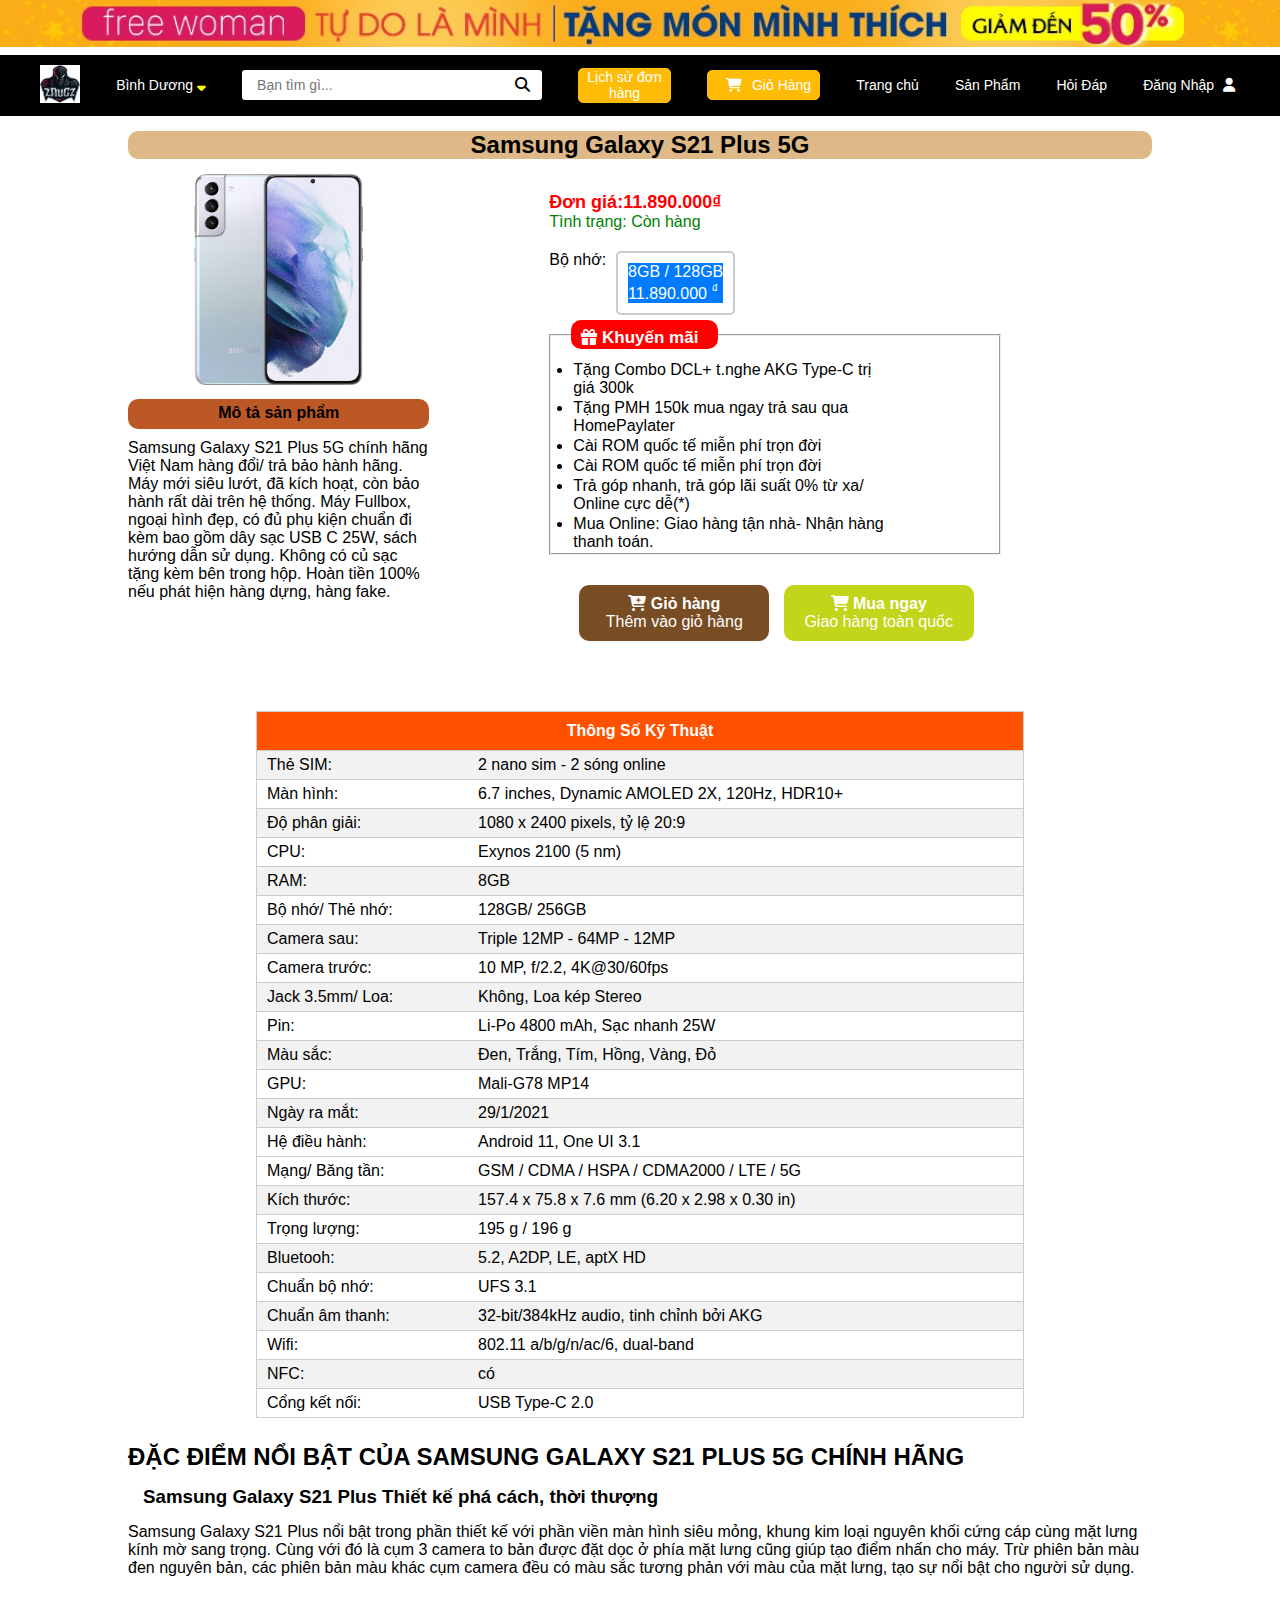
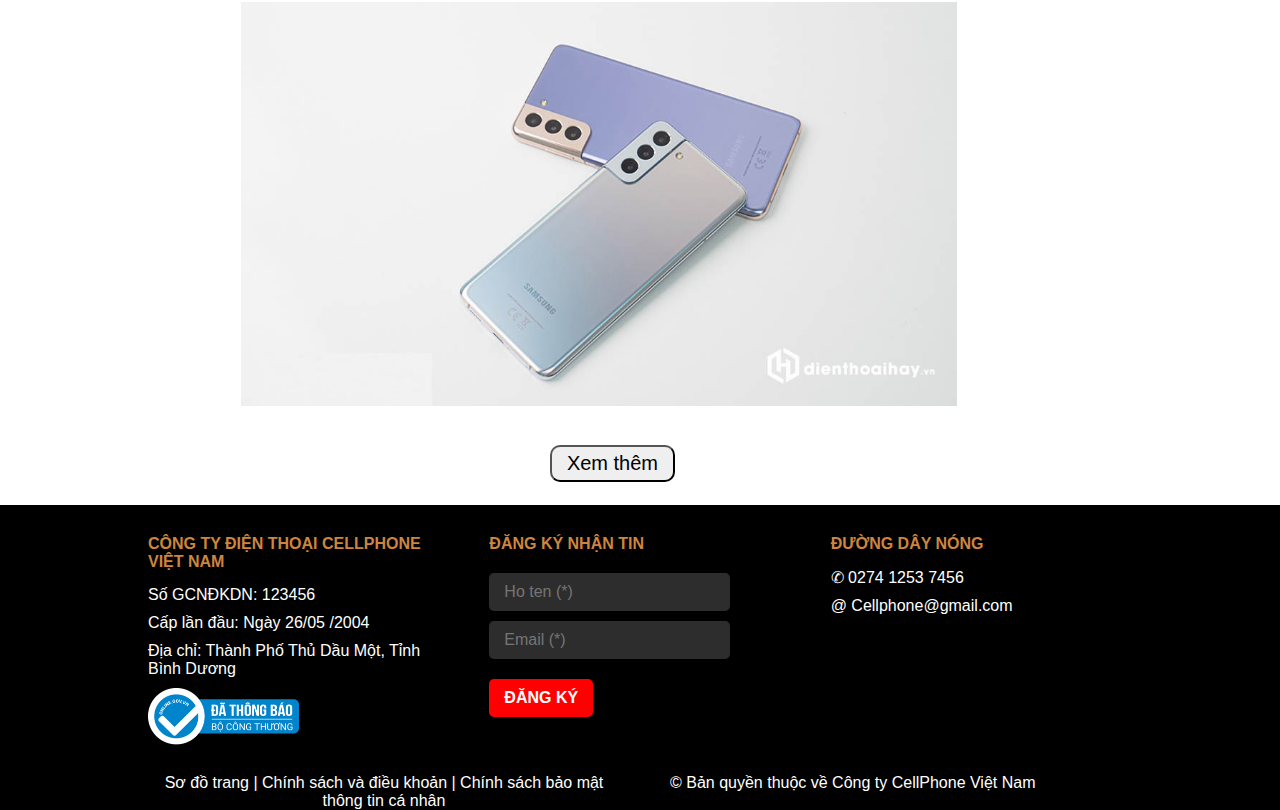
<file: product.html/SamsungGalaxyS21Plus5G.html>
<!DOCTYPE html>
<html lang="en">
<head>
  <meta charset="UTF-8">
  <meta http-equiv="X-UA-Compatible" content="IE=edge">
  <meta name="viewport" content="width=device-width, initial-scale=1.0">
  <link rel="icon" href="../Image/logo.png">
  <link rel="stylesheet" href="K50.css">
  <link rel="stylesheet" href="https://cdnjs.cloudflare.com/ajax/libs/font-awesome/6.3.0/css/all.min.css">
  <script src="myScript.js"></script>
  <title>SamsungGalaxyS21Plus5G</title>
</head>
<body>
  <a href="#" class="back-to-top-btn"> <i class="fa fa-chevron-up"></i></a>
  <div class="header">
    <div class="img">
        <img src="../Image/334312931_899428618015201_946757843328141974_n.png" alt="">
    </div>
</div>
<div class="nav">
    <div class="contaner">
      <ul>
          <li><a href=""><img style="width: 40px;" src="../Image/logo.png" alt=""></a></li>
          <li id="adress-form"><a href="#"> Bình Dương <i class="fa fa-sort-down"></i></a></li>
          <li>
              <input type="text" placeholder="Bạn tìm gì...">
              <i class="fa fa-search"></i>
          </li>
          <li><a href=""><button>Lịch sử đơn <br><span> hàng</span></button></a></li>
          <li><a href=""><button><i class="fa fa-cart-shopping"></i>Giỏ Hàng</button></a></li>
          <li><a href="../index.html">Trang chủ</a></li>
          <li><a href="../trangchu,sp/Sanpham.html">Sản Phẩm</a></li>
          <li><a href="">Hỏi Đáp</a></li>
          <li id="adress-login"><a href="../login/dangnhap.html">Đăng Nhập
              <i class="fa fa-user"></i>
          </a></li>
          <div class="adress-form">
              <div class="adress-form-content">
                  <h2>Chọn Địa Chỉ Nhận Hàng <span id="adress-close">X Đóng</span></h2>
                  <form action="">
                      <p>Chọn đầy đủ địa chỉ nhận hàng để biết chính xác thời gian giao</p>
                      <select name="" id="">
                          <option value="#">--Chọn đỉa điểm</option>
                          <option value="#">Bình Dương</option>
                      </select>
                      <select name="" id="">
                          <option value="#">--Chọn quận/huyện</option>
                          <option value="#">Bình Dương</option>
                      </select>
                      <select name="" id="">
                          <option value="#">--Chọn phường xã</option>
                          <option value="#">Bình Dương</option>
                      </select>
                      <input type="text" placeholder="Số nhà, tên đường">
                      <button>Xác nhận</button>
                  </form>
              </div>
          </div>
  

          <div class="adress-login">
              <div class="adress-login-content">
                  <form action="">
                     <h2>Đăng nhập <span id="adress-close1">X Đóng</span></h2>
                     <div class="form-group">
                      <input type="text" class="form-input" placeholder="Tên đăng nhập">
                     </div>
                     <div class="form-group">
                      <input type="password" class="form-input" placeholder="Mật khẩu">
                     </div>
                     <input type="submit" value="Đặng nhập" class="form-submit">
                  </form>
              </div>
          </div>
         </ul>
    </div>
  </div>
  <div class="trangdautien">
  <h2> Samsung Galaxy S21 Plus 5G </h2>
</div>
  <div class="trangdau">
    <div class="trangdau-image">
      <img src="../Image/samsung-galaxy-s21.jpg" alt="samsung-galaxy-s21">
      <div class="mota">
      <b>Mô tả sản phẩm</b>
    </div>
    <p>
        Samsung Galaxy S21 Plus 5G chính hãng Việt Nam hàng đổi/ trả bảo hành hãng. Máy mới siêu lướt, đã kích hoạt, còn bảo hành rất dài trên hệ thống. Máy Fullbox, ngoại hình đẹp, có đủ phụ kiện chuẩn đi kèm bao gồm dây sạc USB C 25W, sách hướng dẫn sử dụng. Không có củ sạc tặng kèm bên trong hộp. Hoàn tiền 100% nếu phát hiện hàng dựng, hàng fake.</p>
    </div>
    <div class="trangdau-info">
      <br>
      <p class="trangdau-price"><b>Đơn giá:</b>11.890.000₫    </p>
      <p class="trangdau-status">Tình trạng: Còn hàng</p>
      <div class="bonho">
        <p>Bộ nhớ:</p>
        <label>
          <input type="radio" name="memory" value="8GB / 128GB" checked>
          <span><p>8GB / 128GB</p>
          <p>11.890.000  <sup>₫</sup></p>
          </span>
        </label>
      </div>
      <fieldset class="khuyenmai">
        <legend><i class="fas fa-gift"><b> Khuyến mãi</b></i></legend>
        <table class="bangkn" width="80%" border="0" >
          <tr>
            <td><li>
              Tặng Combo DCL+ t.nghe AKG Type-C trị giá 300k</li></td>
          </tr>
          <tr>
            <td><li>Tặng PMH 150k mua ngay trả sau qua HomePaylater</li></td>
          </tr>
          <tr>
            <td><li>Cài ROM quốc tế miễn phí trọn đời</li></td>
          <tr>
            <td><li>Cài ROM quốc tế miễn phí trọn đời</li></td>
          </tr>
          <tr>
            <td><li>Trả góp nhanh, trả góp lãi suất 0% từ xa/ Online cực dễ(*)</li></td>
          </tr>
          <tr>
            <td><li>Mua Online: Giao hàng tận nhà- Nhận hàng thanh toán.</li> </td>
          </tr>
        </table>
    </fieldset>
    <div class="product">
      <button class="giohang"><i class="fa-solid fa-cart-plus"></i><b> Giỏ hàng</b></i><P>Thêm vào giỏ hàng</P></button>
      <button class="muahang"><i class="fa-solid fa-cart-shopping"><b> Mua ngay</b> </i>
      <p>Giao hàng toàn quốc</p></button>
    </div>
    </div>
  </div>
  <table class="thongso" >
   <div class="de">
      <tr >
        <th colspan="2">Thông Số Kỹ Thuật</th>
      </tr>
  </div>
      <div class="bang">
          <tr>
            <td>Thẻ SIM:</td>
            <td>2 nano sim - 2 sóng online</td>
          </tr>
          <tr>
            <td>Màn hình:</td>
            <td>6.7 inches, Dynamic AMOLED 2X, 120Hz, HDR10+</td>
          </tr>
          <tr>
            <td>Độ phân giải:</td>
            <td>1080 x 2400 pixels, tỷ lệ 20:9</td>
          </tr>
          <tr>
            <td>CPU:</td>
            <td>Exynos 2100 (5 nm)</td>
          </tr>
          <tr>
            <td>RAM:</td>
            <td>8GB</td>
          </tr>
          <tr>
            <td>Bộ nhớ/ Thẻ nhớ:</td>
            <td>128GB/ 256GB</td>
          </tr>
          <tr>
            <td>Camera sau:</td>
            <td>Triple 12MP - 64MP - 12MP</td>
          </tr>
          <tr>
            <td>Camera trước:</td>
            <td>10 MP, f/2.2, 4K@30/60fps</td>
          </tr>
          <tr>
            <td>Jack 3.5mm/ Loa:</td>
            <td>Không, Loa kép Stereo</td>
          </tr>
          <tr>
            <td>Pin:</td>
            <td>Li-Po 4800 mAh, Sạc nhanh 25W</td>
          </tr>
          <tr>
            <td>Màu sắc:</td>
            <td>Đen, Trắng, Tím, Hồng, Vàng, Đỏ</td>
          </tr>
          <tr>
            <td>GPU:</td>
            <td>Mali-G78 MP14</td>
          </tr>
          <tr>
            <td>Ngày ra mắt:</td>
            <td>29/1/2021</td>
          </tr>
          <tr>
            <td>Hệ điều hành:</td>
            <td>Android 11, One UI 3.1</td>
          <tr>
            <tr>
              <td>Mạng/ Băng tần:</td>
              <td>GSM / CDMA / HSPA / CDMA2000 / LTE / 5G</td>
            </tr>
            <tr>
              <td>Kích thước:</td>
              <td>157.4 x 75.8 x 7.6 mm (6.20 x 2.98 x 0.30 in)</td>
            </tr>
            <tr>
              <td>Trọng lượng:</td>
              <td>195 g / 196 g</td>
            </tr>
            <tr>
              <td>Bluetooh:</td>
              <td>5.2, A2DP, LE, aptX HD</td>
            </tr>
            <tr>
              <td>Chuẩn bộ nhớ:</td>
              <td>UFS 3.1</td>
            </tr>
            <tr>
              <td>Chuẩn âm thanh:</td>
              <td>32-bit/384kHz audio, tinh chỉnh bởi AKG</td>
            </tr>
            <tr>
              <td>Wifi:</td>
              <td>802.11 a/b/g/n/ac/6, dual-band</td>
            </tr>
            <tr>
              <td>NFC:</td>
              <td>có</td>
            </tr>
            <tr>
              <td>Cổng kết nối:</td>
              <td>USB Type-C 2.0</td>
            </tr>
          </div>
  </table>
    <div class="dacdiem">
      <h2> ĐẶC ĐIỂM NỔI BẬT CỦA SAMSUNG GALAXY S21 PLUS 5G CHÍNH HÃNG</h2>
         <h3>Samsung Galaxy S21 Plus Thiết kế phá cách, thời thượng</h3>
        <p>Samsung Galaxy S21 Plus nổi bật trong phần thiết kế với phần viền màn hình siêu mỏng, khung kim loại nguyên khối cứng cáp cùng mặt lưng kính mờ sang trọng. Cùng với đó là cụm 3 camera to bản được đặt dọc ở phía mặt lưng cũng giúp tạo điểm nhấn cho máy. Trừ phiên bản màu đen nguyên bản, các phiên bản màu khác cụm camera đều có màu sắc tương phản với màu của mặt lưng, tạo sự nổi bật cho người sử dụng.</p>
       <img src="../Image/s21 plus thietke.jpg" alt="thietke">
       <div id="content">
        <p>Theo đó, Galaxy S21 Plus vẫn được trang bị khả năng kháng nước kháng bụi theo tiêu chuẩn IP68, từ đó giúp người dùng không phải lo lắng khi đi trời mưa hoặc vô tình bị rơi điện thoại vào </p>
       <img src="../Image/s21 plus khangnuoc.jpg" alt="khangnuoc">
       <h3>Samsung Galaxy S21 Plus - Màn hình 6.7 inches Dynamic AMOLED 120Hz</h3>
      <p>Samsung Galaxy S21 Plus sở hữu màn hình kích thước lớn lên đến 6.7 inches, độ phân giải Full HD+ và được bảo vệ bởi kính cường lực Gorilla Glass Victus. Màn hình này được trang bị tấm nền Dynamic AMOLED 2X, màu sắc hiển thị rực rỡ, độ sáng tối đa lên tới 1300 nits mang đến trải nghiệm giải trí cực đã với độ phủ gam màu 100%, cho màu sắc chính xác và chân thật, màn hình rất dễ nhìn ngay cả khi sử dụng dưới điều kiện ngoài trời.</p>
         <img src="../Image/s21 plus man.jpg" alt="man">
       <p>Đặc biệt, máy hỗ trợ công nghệ HDR10+ và tần số quét 120Hz, thao tác cuộn màn hình cũng như xem các cảnh chuyển động nhanh như phim ảnh, chơi game rất mượt mà cùng với đó là khả năng tự điều chỉnh tần số để tiết kiệm pin.</p>
       <p>Galaxy S21 Plus trang bị cảm biến vân tay ẩn dưới màn hình cho tốc độ mở khóa nhanh, chính xác, độ bảo mật cao.
        Cùng với đó, màn hình của Samsung Galaxy S21 Plus cũng đạt chứng nhận bảo vệ mắt (Eye care) từ SGS nhằm ngăn chặn đáng kể tác hại của ánh sáng xanh, nổi bật với tính năng Eye Comfort Shield, đây là tính năng chỉ được trang bị trên các dòng Flagship của Samsung.</p>
       <img src="../Image/s21 plus vantay.jpg" alt="vantay">
       <h3>Samsung Galaxy S21 Plus - Hiệu năng mạnh mẽ cùng chipset Exynos 2100</h3>
       <p>Samsung Galaxy S21 Plus được tích hợp vi xử lý Exynos 2100, sản xuất trên tiến trình 5nm bao gồm 8 lõi có tốc độ xung nhịp lên đến 2.9 GHz. Chipset này cải thiện hiệu suất AI nhanh hơn 2 lần, CPU tăng 20% và GPU tăng 35% so với Exynos 990, đồng thời nó tối ưu hóa hiệu suất năng lượng và tối ưu điện năng tiêu hao. Các tựa game quốc dân như Liên quân, tốc chiến, PUBG máy chiến mượt mà ở mức setting game cao nhất. Ngoài ra, RAM 8GB trên Galaxy S21 Plus cho đa nhiệm nhiều ứng dụng rất tốt, rất ít khi phải load lại ứng dụng. Cùng với bộ nhớ trong tối thiểu 128GB người dùng thoải mái lưu trữ mà không lo hết dung lượng.</p>
      <p>Theo đó Exynos 2100 trên Galaxy S21 Plus cũng tương thích với cả 5G, WiFi HyperFast và Wifi 6E mới nhất, giúp kết nối luôn được giữ ổn định cùng tốc độ tải dữ liệu siêu nhanh.
        Kết hợp với màn hình 120Hz cùng chế độ Game Booster tăng hiệu suất trò chơi, pin và nhiệt độ trên máy cũng được tối ưu để có trải nghiệm chơi game tốt nhất.</p>
       <p>Giá S21 Plus sẽ thay đổi theo từng phiên bản bộ nhớ tương tự các năm. Các bạn sẽ có tổng cộng 2 phiên bản để lựa chọn bao gồm 8/128GB và 8/256GB. Tuỳ theo nhu cầu sử dụng lưu trữ các bạn hãy lựa chọn phiên bản phù hợp nhất với mình.</p>
       <img src="../Image/s21 plus hieunang.jpg" alt="hieunag">
       <h3>Samsung Galaxy S21 Plus - Bộ ba camera đẳng cấp</h3>
       <p>Galaxy S21 Plus sở hữu tới 3 camera sau bao gồm camera góc rộng 12MP, hỗ trợ lấy nét kép Dual Pixel; camera góc siêu rộng 12MP và camera Tele 64MP. Các bức ảnh chụp ở khoảng cách thông thường cho độ sắc nét cao, chi tiết tốt. Máy có các chế độ zoom đa dạng như zoom lai 10x, zoom không gian 30x giúp chụp được những vật thể cực xa một cách rõ nét.</p>
       <p>Chụp đêm hoặc trong môi trường thiếu sáng Galaxy S21 Plus thể hiện rất tốt khi máy được trang bị những cảm biến chất lượng hàng đầu, khẩu độ lớn, công nghệ lấy nét theo pha kép, chống rung quang học OIS. Ảnh cho ra rõ nét và rất ít nhiễu hạt.</p>
        <img src="../Image/s21 plus camra.jpg" alt="camra">
        <h4>Ảnh chụp đêm trên S21 Plus</h4>
        <p>Ảnh chân dung là một tính năng không mới, nhưng tính năng này đã được nâng tầm mạnh mẽ trên Samsung Galaxy S21 Plus. Ngoài việc chủ thể được tách biệt hoàn hảo với phần phông nền làm mờ tự nhiên, người dùng còn có thể thêm rất nhiều hiệu ứng Studio chuyên nghiệp, giúp cho các bức ảnh chân dung chụp ra trên Galaxy S21 Plus đậm chất nghệ thuật.
            Ngoài ra Galaxy S21 Plus có thể quay video độ phân giải 8K, cao nhất trên thế giới smartphone từ trước đến nay. Những video này có thể phát trên TV 8K màn hình lớn hay thậm chí là trên màn hình khổng lồ của rạp chiếu phim mà vẫn vô cùng sắc nét. Ấn tượng hơn nữa, người dùng còn có thể trích xuất ảnh tĩnh trong đoạn phim để lưu lại những khoảnh khắc đáng nhớ.
            S21 Plus với camera selfie 10 MP, tốc độ tự động lấy nét nhanh, làm đẹp bằng AI giúp cho đường nét trên gương mặt trở nên lôi cuốn hơn, các tín đồ selfie tự tin thể hiện góc mặt đẹp nhất của chính mình.</p>
        <h3>Samsung Galaxy S21 Plus - Pin 4800mAh cùng sạc nhanh 25W</h3>
       <img src="../Image/s21 pin.jpg" alt="pin">
       <p>Galaxy S21 Plus được trang bị viên pin lên tới 4800 mAh. Trải nghiệm thực tế máy đáp ứng thoải mái 1 ngày với cường độ sử dụng cao như quay video hay chơi game nhiều. Với các tác vụ thông thường người dùng có thể thoải mái sử dụng máy sang ngày thứ 2 mới cần phải sạc lại pin. Theo đó, sạc siêu nhanh 25W được Samsung trang bị trên Galaxy S21 Plus giúp rút ngắn đáng kể thời gian trong khi sạc. Tuy nhiên khi mua Samsung Galaxy S21 Plus thì phụ kiện theo hộp chỉ có dây sạc còn củ sạc các bạn sẽ phải tự sắm ngoài, đây là một điểm khá đáng tiếc.</p>
        <p>Ngoài ra, Galaxy S21 Plus cũng được trang bị sạc nhanh không dây 15W và sạc ngược không dây 4.5W, tính năng chỉ được Samsung trang bị trên Flagship của hãng.</p>
    </div>
          <div class="xemthem">
          <button id="showMoreBtn" onclick="showMore()">Xem thêm</button>
        </div>
          </div>
        <footer class="tongdv">
          <div class="tongbao">
              <div class="thongbao">
                  <h4>Công Ty Điện Thoại CellPhone việt nam</h4>
                  <p>Số GCNĐKDN: 123456</p>
                  <p>Cấp lần đầu: Ngày 26/05  /2004</p>
                  <p>Địa chỉ: Thành Phố Thủ Dầu Một, Tỉnh Bình Dương</p>
                  <p><img src="../Image/thongbaocongthuong.png" alt="đathongbao"></p>
              </div>
              <div class="thongbao">
                  <h4>đăng ký nhận tin</h4>
                  <form>
                  <input type="text" placeholder="Ho ten (*)">
                  <input type="email" placeholder="Email (*)">
                  <input type="submit" value="đăng ký">
              </form>
              </div>
              <div class="thongbao">
                 <h4>đường dây nóng</h4>
                 <p>✆ 0274 1253 7456</p>
                 <p>@ Cellphone@gmail.com</p>
                 </div>
          </div>
          <div id="tongketthuc">
              <div id="ketthuc">
                  <p>Sơ đồ trang | Chính sách và điều khoản | Chính sách bảo mật thông tin cá nhân </p>
              </div>
              <div id="ketthuc">
                 <p>© Bản quyền thuộc về Công ty CellPhone Việt Nam</p>
              </div>
          </div>
          </footer>
<script>
 function showMore() {
  var content = document.getElementById("content");
  var button = document.getElementById("showMoreBtn");
  if (content.style.display === "none") {
    content.style.display = "block";
    button.innerHTML = "Ẩn bớt";
  } else {
    content.style.display = "none";
    button.innerHTML = "Xem thêm";
  }
}
</script>
</body>
</html>
</file>
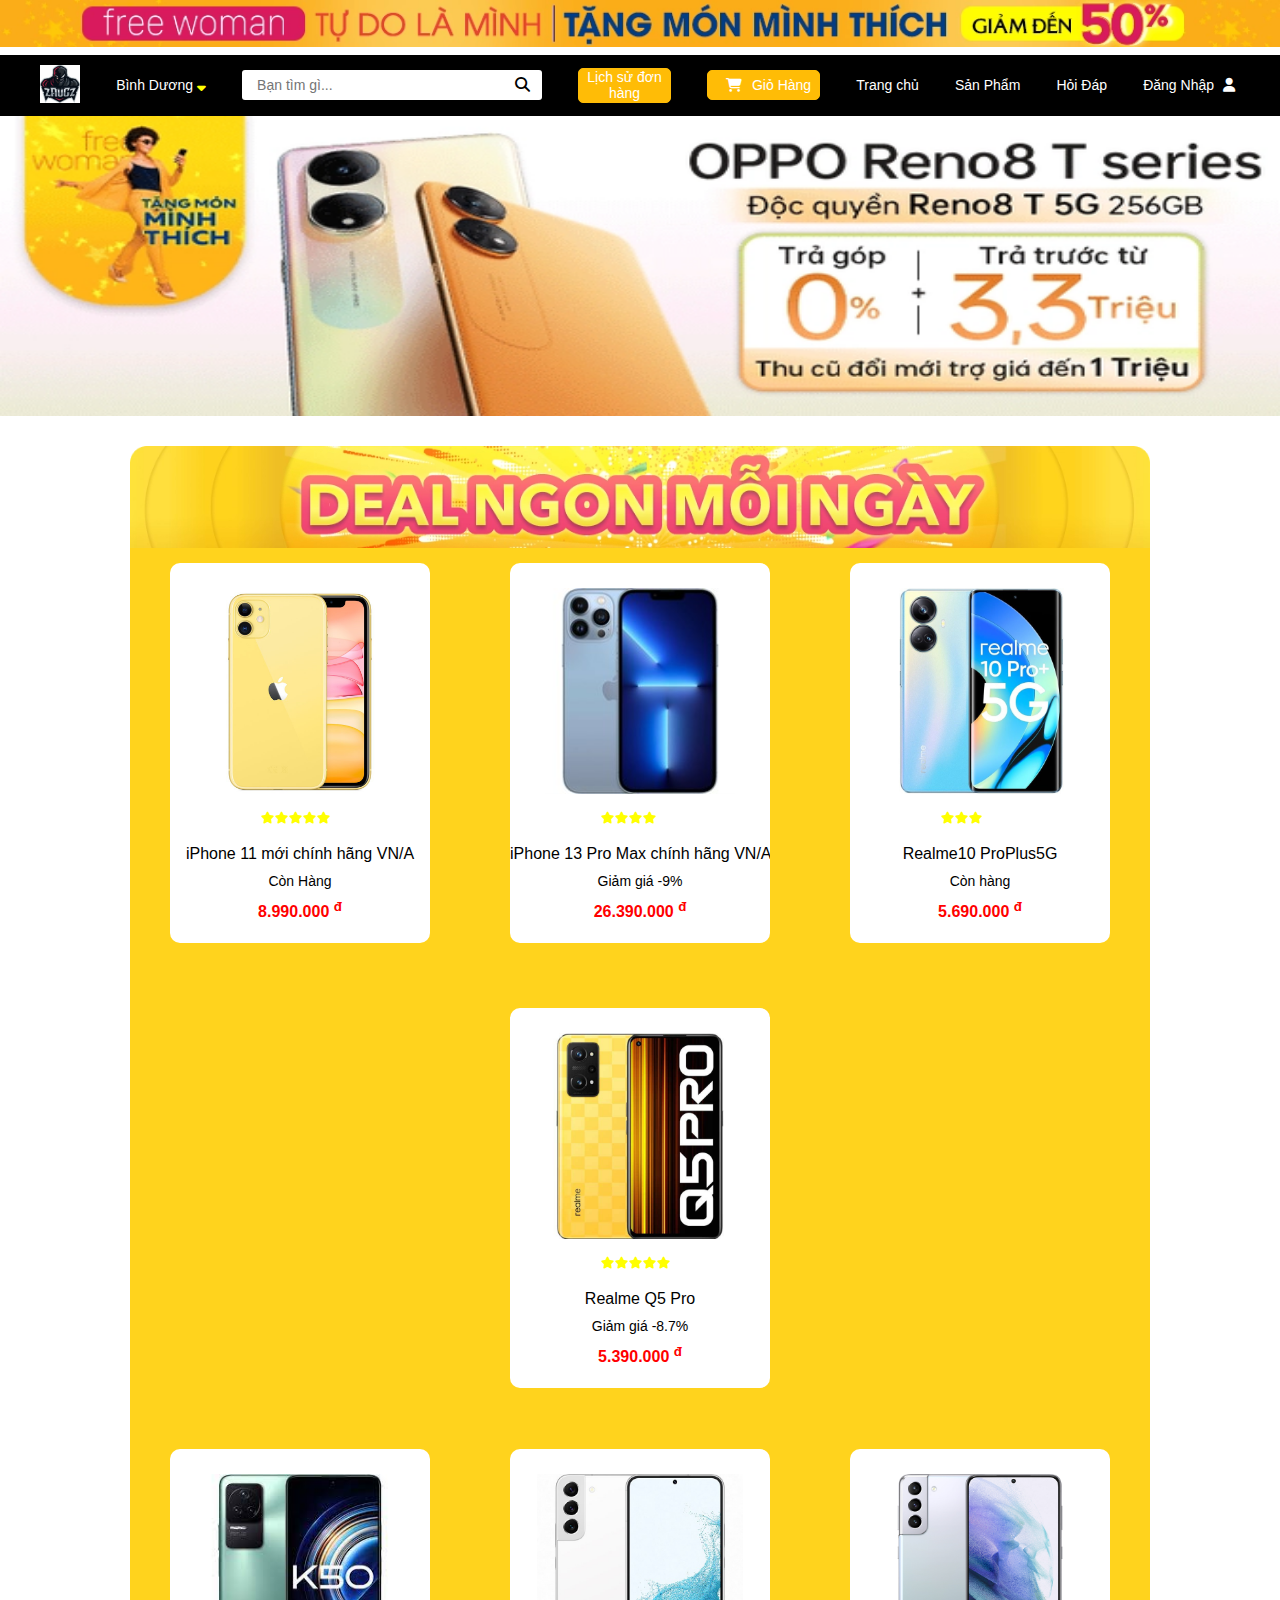
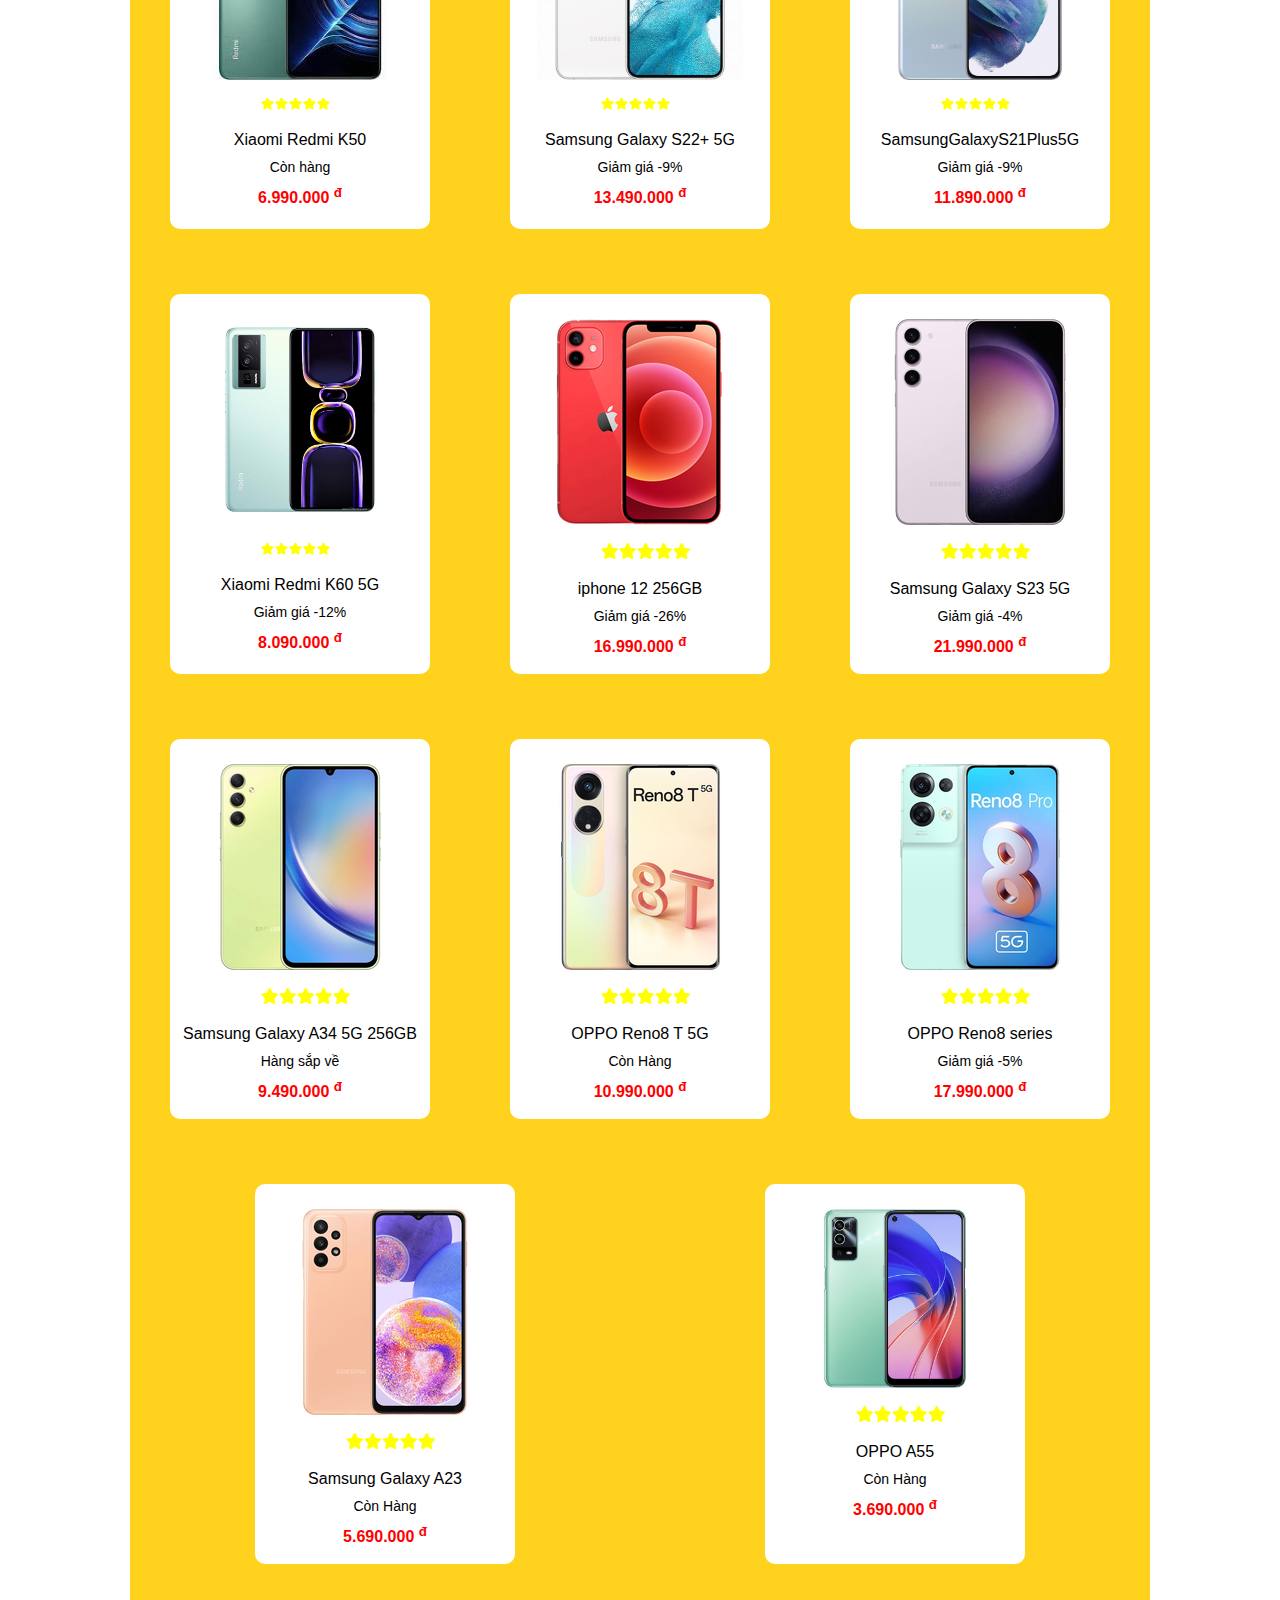
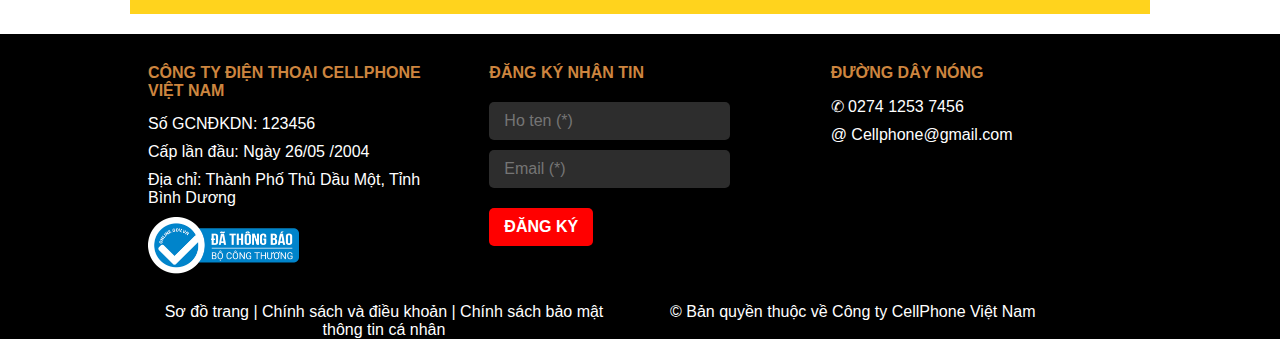
<file: trangchu,sp/Sanpham.html>
<!DOCTYPE html>
<html lang="en">
<head>
    <meta charset="UTF-8">
    <meta http-equiv="X-UA-Compatible" content="IE=edge">
    <meta name="viewport" content="width=device-width, initial-scale=1.0">
    <title>Web Bán Điện Tử</title>
    <link rel="icon" href="../Image/logo.png">
    <link rel="stylesheet" href="sanpham.css">
    <link rel="stylesheet" href="https://cdnjs.cloudflare.com/ajax/libs/font-awesome/6.3.0/css/all.min.css">
    <script>// Lắng nghe sự kiện scroll trên trang web
        window.addEventListener('scroll', function() {
          var backToTopBtn = document.querySelector('.back-to-top-btn');
          // Nếu thanh cuộn lớn hơn 100px thì hiển thị nút triển lên trang đầu
          if (window.pageYOffset > 100) {
            backToTopBtn.style.display = 'block';
          } else {
            backToTopBtn.style.display = 'none';
          }
        });</script>
</head>
<body>
    <div class="header">
        <div class="img">
            <img src="../Image/334312931_899428618015201_946757843328141974_n.png" alt="">
        </div>
    </div>
    <div class="nav">
      <div class="contaner">
        <ul>
            <li><a href=""><img style="width: 40px;" src="../Image/logo.png" alt=""></a></li>
            <li id="adress-form"><a href="#"> Bình Dương <i class="fa fa-sort-down"></i></a></li>
            <li>
                <input type="text" placeholder="Bạn tìm gì...">
                <i class="fa fa-search"></i>
            </li>
            <li><a href=""><button>Lịch sử đơn <br><span> hàng</span></button></a></li>
            <li><a href=""><button><i class="fa fa-cart-shopping"></i>Giỏ Hàng</button></a></li>
            <li><a href="../index.html">Trang chủ</a></li>
            <li><a href="Sanpham.html">Sản Phẩm</a></li>
            <li><a href="">Hỏi Đáp</a></li>
            <li><a href="../login/dangnhap.html">Đăng Nhập
                <i class="fa fa-user"></i>
            </a></li>
            <div class="adress-form">
                <div class="adress-form-content">
                    <h2>Chọn Địa Chỉ Nhận Hàng <span id="adress-close">X Đóng</span></h2>
                    <form action="">
                        <p>Chọn đầy đủ địa chỉ nhận hàng để biết chính xác thời gian giao</p>
                        <select name="" id="">
                            <option value="#">--Chọn đỉa điểm</option>
                            <option value="#">Bình Dương</option>
                        </select>
                        <select name="" id="">
                            <option value="#">--Chọn quận/huyện</option>
                            <option value="#">Bình Dương</option>
                        </select>
                        <select name="" id="">
                            <option value="#">--Chọn phường xã</option>
                            <option value="#">Bình Dương</option>
                        </select>
                        <input type="text" placeholder="Số nhà, tên đường">
                        <button>Xác nhận</button>
                    </form>
                </div>
            </div>
            <!-- <div class="adress-login">
                <div class="adress-login-content">
                    <form action="">
                       <h2>Đăng nhập <span id="adress-close1">X Đóng</span></h2>
                       <div class="form-group">
                        <input type="text" class="form-input" placeholder="Tên đăng nhập">
                       </div>
                       <div class="form-group">
                        <input type="password" class="form-input" placeholder="Mật khẩu">
                       </div>
                       <input type="submit" value="Đặng nhập" class="form-submit">
                    </form>
                </div>
            </div> -->
           </ul>
      </div>
    </div>
    <section class="slider">
            <div class="slider-contaner">
                <a href=""><img src="../Image/336357963_770794434473006_7446577642567428267_n.png" alt=""></a>
            </div>        
    </section>
    <a href="#" class="back-to-top-btn"> <i class="fa fa-chevron-up"></i></a>
    <section class="product">
        <img src="../Image/img3.png" alt="">
        <ul class="list-product">
            <div class="item">
                <a href="../product.html/iphone 11.html"><img  src="../Image/ip 11.jpg" alt="">
                <div class="stars">
                    <i class="fa fa-star"></i>
                    <i class="fa fa-star"></i>
                    <i class="fa fa-star"></i>
                    <i class="fa fa-star"></i>
                    <i class="fa fa-star"></i>
                </div>
                <div class="name">iPhone 11 mới chính hãng VN/A</div>
                <div class="mota">Còn Hàng</div>
                <div class="gia">8.990.000 <sup>đ</sup></div>
            </a>
            </div>
            <div class="item">
                <a href="../product.html/iphone13.html"><img  src="../Image/iphone-13-pro.jpg" alt="">
                <div class="stars">
                    <i class="fa fa-star"></i>
                    <i class="fa fa-star"></i>
                    <i class="fa fa-star"></i>
                    <i class="fa fa-star"></i>
                </div>
                <div class="name">iPhone 13 Pro Max chính hãng VN/A</div>
                <div class="mota">Giảm giá -9%</div>
                <div class="gia">26.390.000 <sup>đ</sup></div>
            </a>
            </div>
            <div class="item">
                <a href="../product.html/Realme10 ProPlus5G.html"><img src="../Image/600_realme_10_pro_plus_5g_xanh.jpg" alt="">
                <div class="stars">
                    <i class="fa fa-star"></i>
                    <i class="fa fa-star"></i>
                    <i class="fa fa-star"></i>
                </div>
                <div class="name">Realme10 ProPlus5G</div>
                <div class="mota">Còn hàng</div>
                <div class="gia">5.690.000 <sup>đ</sup></div>
            </a>
            </div>
            <div class="item">
                <a href="../product.html/RealmeQ5Pro.html"><img src="../Image/realme-q5-pro.jpg" alt="">
                <div class="stars">
                    <i class="fa fa-star"></i>
                    <i class="fa fa-star"></i>
                    <i class="fa fa-star"></i>
                    <i class="fa fa-star"></i>
                    <i class="fa fa-star"></i>
                </div>
                <div class="name">Realme Q5 Pro</div>
                <div class="mota">Giảm giá -8.7%</div>
                <div class="gia">5.390.000 <sup>đ</sup></div>
            </a>
            </div>
        </ul>
        <ul class="list-product">
            <div class="item">
                <a href="../product.html/RedmiK50.html"><img src="../Image/k50.jfif" alt="">
                <div class="stars">
                    <i class="fa fa-star"></i>
                    <i class="fa fa-star"></i>
                    <i class="fa fa-star"></i>
                    <i class="fa fa-star"></i>
                    <i class="fa fa-star"></i>
                </div>
                <div class="name">Xiaomi Redmi K50</div>
                <div class="mota">Còn hàng</div>
                <div class="gia">6.990.000 <sup>đ</sup></div>
            </a>
            </div>
            <div class="item">
                <a href="../product.html/SamsungGalax S22+5G.html"><img  src="../Image/Galaxy-S22+.jpg" alt="">
                <div class="stars">
                    <i class="fa fa-star"></i>
                    <i class="fa fa-star"></i>
                    <i class="fa fa-star"></i>
                    <i class="fa fa-star"></i>
                    <i class="fa fa-star"></i>
                </div>
                <div class="name">Samsung Galaxy S22+ 5G</div>
                <div class="mota">Giảm giá -9%</div>
                <div class="gia">13.490.000 <sup>đ</sup></div>
            </a>
            </div>
            <div class="item">
                <a href="../product.html/SamsungGalaxyS21Plus5G.html"><img  src="../Image/samsung-galaxy-s21.jpg" alt="">
                <div class="stars">
                    <i class="fa fa-star"></i>
                    <i class="fa fa-star"></i>
                    <i class="fa fa-star"></i>
                    <i class="fa fa-star"></i>
                    <i class="fa fa-star"></i>
                </div>
                <div class="name">SamsungGalaxyS21Plus5G</div>
                <div class="mota">Giảm giá -9%</div>
                <div class="gia">11.890.000 <sup>đ</sup></div>
            </a>
            </div>
            <div class="item">
                <a href="../product.html/redmik605G.html"><img src="../Image/readmek605g.jpg" alt="">
                <div class="stars">
                    <i class="fa fa-star"></i>
                    <i class="fa fa-star"></i>
                    <i class="fa fa-star"></i>
                    <i class="fa fa-star"></i>
                    <i class="fa fa-star"></i>
                </div>
                <div class="name">Xiaomi Redmi K60 5G</div>
                <div class="mota">Giảm giá -12%</div>
                <div class="gia">8.090.000 <sup>đ</sup></div>
            </a>
            </div>
            <div class="item">
                <img src="../Image/ipone9.png" alt="">
                <div class="stars">
                    <i class="fa fa-star"></i>
                    <i class="fa fa-star"></i>
                    <i class="fa fa-star"></i>
                    <i class="fa fa-star"></i>
                    <i class="fa fa-star"></i>
                </div>
                <div class="name">iphone 12 256GB</div>
                <div class="mota">Giảm giá -26%</div>
                <div class="gia">16.990.000 <sup>đ</sup></div>
            </div>
            <div class="item">
                <img src="../Image/ipone10.png" alt="">
                <div class="stars">
                    <i class="fa fa-star"></i>
                    <i class="fa fa-star"></i>
                    <i class="fa fa-star"></i>
                    <i class="fa fa-star"></i>
                    <i class="fa fa-star"></i>
                </div>
                <div class="name">Samsung Galaxy S23 5G</div>
                <div class="mota">Giảm giá -4%</div>
                <div class="gia">21.990.000 <sup>đ</sup></div>
            </div>
            <div class="item">
                <img src="../Image/ipone1.png" alt="">
                <div class="stars">
                    <i class="fa fa-star"></i>
                    <i class="fa fa-star"></i>
                    <i class="fa fa-star"></i>
                    <i class="fa fa-star"></i>
                    <i class="fa fa-star"></i>
                </div>
                <div class="name">Samsung Galaxy A34 5G 256GB</div>
                <div class="mota">Hàng sắp về</div>
                <div class="gia">9.490.000 <sup>đ</sup></div>
            </div>
            <div class="item">
                <img src="../Image/ipone12.png" alt="">
                <div class="stars">
                    <i class="fa fa-star"></i>
                    <i class="fa fa-star"></i>
                    <i class="fa fa-star"></i>
                    <i class="fa fa-star"></i>
                    <i class="fa fa-star"></i>
                </div>
                <div class="name">OPPO Reno8 T 5G</div>
                <div class="mota">Còn Hàng</div>
                <div class="gia">10.990.000 <sup>đ</sup></div>
            </div>
            <div class="item">
                <img src="../Image/ipone13.png" alt="">
                <div class="stars">
                    <i class="fa fa-star"></i>
                    <i class="fa fa-star"></i>
                    <i class="fa fa-star"></i>
                    <i class="fa fa-star"></i>
                    <i class="fa fa-star"></i>
                </div>
                <div class="name">OPPO Reno8 series</div>
                <div class="mota">Giảm giá -5%</div>
                <div class="gia">17.990.000 <sup>đ</sup></div>
            </div>
            <div class="item">
                <img src="../Image/ipone14.png" alt="">
                <div class="stars">
                    <i class="fa fa-star"></i>
                    <i class="fa fa-star"></i>
                    <i class="fa fa-star"></i>
                    <i class="fa fa-star"></i>
                    <i class="fa fa-star"></i>
                </div>
                <div class="name">Samsung Galaxy A23</div>
                <div class="mota">Còn Hàng</div>
                <div class="gia">5.690.000 <sup>đ</sup></div>
            </div>
            <div class="item">
                <img style="width: 68.67%;" src="../Image/ipone15.png" alt="">
                <div class="stars">
                    <i class="fa fa-star"></i>
                    <i class="fa fa-star"></i>
                    <i class="fa fa-star"></i>
                    <i class="fa fa-star"></i>
                    <i class="fa fa-star"></i>
                </div>
                <div class="name">OPPO A55</div>
                <div class="mota">Còn Hàng</div>
                <div class="gia">3.690.000 <sup>đ</sup></div>
            </div>
            
        </ul>
    </section>
     <footer class="tongdv">
    <div class="tongbao">
        <div class="thongbao">
            <h4>Công Ty Điện Thoại CellPhone việt nam</h4>
            <p>Số GCNĐKDN: 123456</p>
            <p>Cấp lần đầu: Ngày 26/05  /2004</p>
            <p>Địa chỉ: Thành Phố Thủ Dầu Một, Tỉnh Bình Dương</p>
            <p><img src="../Image/thongbaocongthuong.png" alt="đathongbao"></p>
        </div>
        <div class="thongbao">
            <h4>đăng ký nhận tin</h4>
            <form>
            <input type="text" placeholder="Ho ten (*)">
            <input type="email" placeholder="Email (*)">
            <input type="submit" value="đăng ký">
        </form>
        </div>
        <div class="thongbao">
           <h4>đường dây nóng</h4>
           <p>✆ 0274 1253 7456</p>
           <p>@ Cellphone@gmail.com</p>
           </div>
    </div>
    <div id="tongketthuc">
        <div id="ketthuc">
            <p>Sơ đồ trang | Chính sách và điều khoản | Chính sách bảo mật thông tin cá nhân </p>
        </div>
        <div id="ketthuc">
           <p>© Bản quyền thuộc về Công ty CellPhone Việt Nam</p>
        </div>
    </div>
</footer>
<script src="thi.js"></script>
</body>
</html>
</file>
<file: trangchu.css>
*{
    padding: 0;
    margin: 0;
    box-sizing: border-box;
    font-family: Arial, Helvetica, sans-serif;
}
ul{
    list-style: none;
}
a{
    text-decoration: none;
}
.header{
   text-align: center;  
}
.img {
      height: 55px;
}
.img img{
    width: 100%;
  
}
.nav{
    background-color: #000;
}
.contaner{
    max-width:1200px ;
    margin: 0px auto;
}
.nav ul{
    display: flex;
    justify-content: space-between;
    align-items: center;
    padding: 10px 0;
}
.nav ul li, a{
    color: #fff;
   font-size: 12px;
}
.nav ul li:nth-child(2) a
{
    color: #fff;
    font-size: 14px;
}
.nav ul li:nth-child(2) i
{
    color: yellow;
    font-size: 14px;
}
.nav ul li:nth-child(3){
    position: relative;
}
.nav ul li:nth-child(3) input{
    width: 300px;
    height: 30px;
    border: none;
    outline: none;
    border-radius: 3px;
    padding: 0 15px;
    font-size: 14px;
}
.nav ul li:nth-child(3) i{
    position: absolute;
    align-items: center;
    color: #000;
    font-size: 15px;
    right: 12px;
    line-height: 30px;
    cursor: pointer;
}
.nav ul li:nth-child(4) button{
    height: 35px;
    padding: 0 8px;
    cursor: pointer;
    background-color: #FFBC06;
    color: #fff;
    border-radius: 5px;
    border: 1px solid #FFBC06;
    font-size: 14px;
}
.nav ul li:nth-child(5) button{
    height: 30px;
    padding: 0 8px;
    cursor: pointer;
    background-color: #FFBC06;
    color: #fff;
    border-radius: 5px;
    border: 1px solid #FFBC06;
    font-weight: 500;
    font-size: 14px;
}
.nav ul li:nth-child(5) i{
    padding: 0 10px;
    color: #fff;
}
.nav ul li:nth-child(6) a
{
   font-size: 14px;
   color: #fff;
}
.nav ul li:nth-child(7) a
{
   font-size: 14px;
   color: #fff;
}
.nav ul li:nth-child(8) a
{
   font-size: 14px;
   color: #fff;
}
.nav ul li:nth-child(9) a
{
   font-size: 14px;
   color: #fff;
}
.nav ul li:nth-child(9) i
{
   font-size: 14px;
   padding: 0px 5px;
   color: #fff; 
}
.adress-form{
    position: fixed;
    width: 100vw;
    height: 100vh;
    background-color: rgba(0, 0, 0, 0.5);
    left: 0;
    top: 0;
    display: flex;
    align-items: center;
    justify-content: center;
    text-align: center;
    color: #333;
    display: none;
    z-index: 999;
}
.adress-form-content{
    width: 435px;
    height: 422px;
    background-color: #fff;
    border-radius: 10px;
}
.adress-form-content form{
    padding: 0px 40px;
}
.adress-form-content h2{
    color: #000;
    font-size: 20px;
    padding: 12px 0px;
    position: relative;
}
.adress-form-content h2 span{
    display: block;
    position: absolute;
    height: 30px;
    padding: 0 6px;
    border: 1px solid #ddd;
    right: 12px;
    cursor: pointer;
    top: 50%;
    transform: translateY(-50%);
    line-height: 30px;
    color: #333;
    border-radius: 5px;
    font-size: 14px;
}
.adress-form-content form p{
    color: #000;
    font-size: 15px;
    padding: 0px 5px;
}
.adress-form-content form input,select{
    height: 45px;
    display: block;
    width: 100%;
    margin-top: 20px;
    border: 1px solid #ddd;
    padding: 6px;
    border-radius: 5px;
}
.adress-form-content form button{
    margin-top: 20px;
    height: 40px;
    width: 80%;
    background-color: #F97E0E;
    color: #fff;
    outline: none;
    border: none;
    border-radius: 4px;
    font-weight: 700;
    font-size: 16px;
    cursor: pointer;
}
.adress-form-content form button:hover{
    color: #000;
}
.adress-login{
    position: fixed;
    width: 100vw;
    height: 100vh;
    background-color: rgba(0, 0, 0, 0.5);
    left: 0;
    top: 0;
    display: flex;
    align-items: center;
    justify-content: center;
    text-align: center;
    color: #333;
    display: none;
    z-index: 999;
}
.adress-login-content{
    width: 435px;
    height: 250px;
    background-color: rgba(0, 0, 0, 0.8);
    border-radius: 10px;
    padding: 20px 30px 40px;
    box-shadow: 0px 0px 17px 2px rgba(255, 255, 255, 0.8);
}
.adress-login-content form{
    padding: 0px 40px;
}
.adress-login-content form h2{
    color: #fff;
    font-size: 20px;
     margin-bottom: 30px;
    position: relative;
}
.adress-login-content form h2 span{
    display: block;
    position: absolute;
    height: 30px;
    padding: 0 6px;
    border: 1px solid #ddd;
    right: -30px;
    cursor: pointer;
    top: 50%;
    transform: translateY(-50%);
    line-height: 30px;
    color: #fff;
    border-radius: 5px;
    font-size: 14px;
}
.adress-login-content form .form-group{
    border-bottom: 1px solid #fff;
    margin-top: 15px;
    margin-bottom: 20px;
    display: flex;
}
.adress-login-content form .form-input{
   background: transparent;
    border: none;
    outline: none;
    color: #fff;
}
.adress-login-content form .form-input::placeholder{
    color: #fff;
}
.adress-login-content form .form-submit{
    background: transparent;
    border: 1px solid #fff;
    color: #fff;
    width: 100%;
    text-transform: uppercase;
    padding: 6px 10px;
    transition: 0.25s ease-in-out;
    margin-top: 30px;
}
.adress-login-content form .form-submit:hover{
    border: 1px solid #54a0ff;
}
.slider {
    position: relative;
    width: 80%;
    height: 470px;
    overflow: hidden;
    margin: 10px auto;
  }
  .slider-container {
    margin-left: 50px;
    clear: both;
    width: 100%;
    height: auto;
    display: flex;
    overflow: hidden;
    position: relative;
  }
  
  .slider-img {
    top: 0;
    left: 0;
    width:90%;
    height: auto;
    object-fit: cover;
    object-position: center;
    transition: transform 5s ease-in-out;
  }
  .slider-img.active {
    opacity: 1;
  }
.content{
    width: 100%;
    height: 500px;
}
.content h2{
    text-align: center;
    border-bottom: 1px solid #ddd;
    margin-bottom: 30px;
}
.product{
    padding: 10px 130px 100px;
    padding-bottom: 0px;
   
}
.product h2{
    text-align: center;
    text-transform: uppercase;
    color: rgb(248, 25, 25);
    font-weight: bold;
    font-size: 30px;
    margin-bottom: 70px;
    text-shadow: 3px 3px 3px #333;
    animation: key 0.5s ease infinite;
    border-bottom: 2px solid #333;
}
@keyframes key{
    to{color: #FFD31D;} 
    from{color: #F97E0E; }
    
}
.list-product{
    display: flex;
    justify-content: space-around;
    align-items: center;
    flex-wrap: wrap;
    background-color: #FFD31D;
    margin-top: -4px;

}
.list-product .item{
    width: 300px;
    height: 380px;
    background-color: #fff;
    border-radius: 10px;
    margin: 15px 25px 50px;
    position: relative;
    display: inline-block;
    white-space: nowrap;
    overflow: hidden;
}
.list-product .item img{
    display: block;
    margin: 0px auto;
    margin-top: 25px;
    transition: transform 0.2s;
    width: 206px;
    clear: both;
}

.list-product .item:hover img {
    transform: scale(1.1);
    transform: scale(1.1);
    cursor: pointer;
}
.list-product .item .stars{
    color: yellow;
    margin: 0px auto;
    width: 30%;
    display: flex;
    margin-top: 18px;
}
.list-product .item .name{
    text-align: center;
    color: #000;
    font-size: 16px;
    margin-top: 21px;
    margin-bottom: 10px;
    transition: color 0.2s;
}
.list-product .item .mota{
    text-align: center;
    color: #000;
    font-size: 14px;
}
.list-product .item .gia{
    color: red;
    text-align: center;
    font-weight: bold;
    margin-top: 10px;
    cursor: pointer;
    font-size: 16px;
}

  .item:hover .name {
    color: #3391D1;
    transform: scale(1.1);
    cursor: pointer;
  }
  .item a {
    position: absolute;
    top: 0;
    left: 0;
    width: 100%;
    height: 100%;
    text-decoration: none;
    z-index: 1;
  }
  
.bbb{
    text-align: center;
    margin-bottom: 100px;
}
.bbb button{
    width: 25%;
    height: 40px;
    border: none;
    outline: none;
    margin: 0px 10px;
    color: #fff;
    background-color: rgb(38, 36, 36);
    cursor: pointer;
    font-size: 16px;
    font-weight: 600;
}
.bbb button i{
    font-size: 14px;
}
.bbb button:hover{
    background-color: #ddd;
    color: #333;
}
.tongdv {
    background-color: black;
    color: white;
    width: 100%;
    margin: 0px auto;
}
.tongdv .tongdvv{
    width: 80%;
    margin: 0px auto;
    display: flex;
}
.tongdv .tong h4 {
    text-transform: uppercase;
    font-size: 13px;
    color: peru;
    margin: 10px 0;
}
.tongdv .tongdvv .tong {
    width: 17%;
    padding: 15px;
}
.tongdv .tong p{
    text-align: justify;
    font-size: 14px;
}
.tongdv .tongbao {
    width: 80%;
    margin: 0px auto;
    display: flex;
}
.tongdv .tongbao .thongbao {
    width: calc(100% / 3);
    padding: 20px;
}
.tongdv .tongbao .thongbao h4 {
    text-transform: uppercase;
    font-size: 16px;
    color: peru;
    margin: 10px 0;
}
.tongdv .tongbao .thongbao p{
    font-size: 16px;
    padding: 5px 0px;
}
.tongdv .tongbao .thongbao img {
    max-width: 50%;
    max-height: 100%;
}
.tongdv .tongbao .thongbao form input[type=text],
.tongdv .tongbao .thongbao form input[type=email]{
    background-color: rgb(150, 148, 148,0.3);
    font-size: 16px;
    padding: 10px 15px;
    border: none;
    border-radius: 5px;
    width: 80%;
    margin-top: 10px;
    outline: none;
    color: #fff;
}
.tongdv .tongbao .thongbao form input[type=submit]{
    font-size: 16px;
    margin: 20px auto;
    padding: 10px 15px;
    border: none;
    background-color: red;
    color: white;
    font-weight: bold;
    border-radius: 5px;
    cursor: pointer;
    text-transform: uppercase;
}
.tongdv .tongbao .thongbao form input[type=submit]:hover{
    background-color: #ccc;
    color: #000;
    font-weight: 700;
}
#tongketthuc {
    width: 80%;
    margin: 0px auto;
    display: flex;
}
#ketthuc {
    width: 50%;
    margin: 0px auto;
    display: flex;
    text-align: center;
    padding: 0px 30px;
}
#ketthuc p{
    font-size: 16px;
}
.back-to-top-btn {
    background-color: #008CBA;
    border-radius: 50%;
    bottom: 20px;
    color: #fff;
    display: none;
    height: 50px;
    position: fixed;
    right: 20px;
    text-align: center;
    width: 50px;
    z-index: 9999;
  }
  
  .back-to-top-btn:hover {
    background-color: #555;
  }
  
  .back-to-top-btn i {
    font-size: 24px;
    line-height: 50px;
  }
</file>
<file: login/dangnhap.css>
*{
    margin: 0px ;
    padding: 0px;
    font-family: Arial, Helvetica, sans-serif;
    box-sizing: border-box;
}
ul{
    list-style: none;
}
a{
    text-decoration: none;
}
section{
    display: flex;
    justify-content: center;
    align-items: center;
    min-height: 100vh;
    background: url(../Image/background1.png) no-repeat center/ cover;
}
.form-box{
    position: relative;
    width: 400px;
    height: 450px;
    background-color: transparent;
    border: 2px solid rgba(255, 255, 255, 0.5);
    border-radius: 20px;
    backdrop-filter: blur(15px);
    display: flex;
    justify-content: center;
    align-items: center;
}
h2{
    text-align: center;
    color: #000;
    font-weight: 700;
    font-size: 2em ;
}
.inputbox{
    position: relative;
    margin: 30px 0;
    width: 310px;
    border-bottom: 2px solid #fff;
}
.inputbox label{
    position: absolute;
    top: 50%;
    left: 5px;
    transform: translateY(-50%);
    color: #fff;
    font-size: 1em;
    pointer-events: none;
    transition: .5s;
}
input:focus ~ label,
input:valid ~ label{
    top: -5px;
}
.inputbox input{
    width: 100%;
    height: 50px;
    background-color: transparent;
    border: none;
    outline: none;
    font-size: 1em;
    padding: 0 35px 0 5px;
    color: #fff;
    align-items: center;
}
.inputbox i{
    position: absolute;
    right: 8px;
    color: #fff;
    top: 20px;
    font-size: 1.2em;
}
.forget{
    margin: -15px 0 15px;
    font-size: .9em;
    color: #fff;
    display: flex;
    justify-content: center;
}
.forget label input{
    margin-right: 3px;
}
.forget label a{
    color: #000;
    text-decoration: none;
    font-weight: 600;
}
.forget label a:hover{
    text-decoration: underline;
}
button{
    width: 100%;
    height: 40px;
    border-radius: 40px;
    border: none;
    outline: none;
    color: #000;
    cursor: pointer;
    font-size: 1em;
    font-weight: 600;
}
button a{
    text-decoration: none;
    color: #000;
    font-size: 1.3em;
    font-weight: 600;
}
.register{
    font-size: .9em;
    color: #fff;
    text-align: center;
    margin: 25px 0 25px;
}
.register a {
    text-decoration: none;
    color: #000;
    font-weight: 600;
}
.register p {
    text-decoration: none;
    color: #fff;
    font-weight: 600;
}   
.register p a:hover{
    text-decoration: underline;
}
.log-fb-gg{
    margin-top: 5px;
}
.log-fb-gg ul{
    display: flex;
    
}
.log-fb-gg ul li{
    margin: 0px 15px;
    padding: 10px 8px;
    outline: none;
    border: none;
}
.log-fb-gg ul li:nth-child(1){
    background-color: #71aaf3;
}
.log-fb-gg ul li:nth-child(2){
    background-color: #ffffff;
}
.log-fb-gg ul  a{
    color: #000;
    font-size: 15px;    
}
.log-fb-gg ul i{
    padding: 0px 5px;
}
.log-fb-gg ul .fb{
    color: #1877F2;
}
.log-fb-gg ul .gg{
    color: #EA4335;
}
</file>
<file: login/danky.css>
*{
    margin: 0px ;
    padding: 0px;
    font-family: Arial, Helvetica, sans-serif;
    box-sizing: border-box;
}
section{
    display: flex;
    justify-content: center;
    align-items: center;
    min-height: 100vh;
    background: url(../Image/background1.png) no-repeat center/ cover;
}
.form-box{
    position: relative;
    width: 500px;
    height: 650px;
    background-color: transparent;
    border: 2px solid rgba(255, 255, 255, 0.5);
    border-radius: 20px;
    backdrop-filter: blur(15px);
    display: flex;
    justify-content: center;
    align-items: center;
}
h2{
    text-align: center;
    color: #000;
    font-weight: 700;
    font-size: 2em ;
}
.inputbox{
    position: relative;
    margin: 30px 0;
    width: 310px;
    border-bottom: 2px solid #fff;
}
.inputbox label{
    position: absolute;
    top: 50%;
    left: 5px;
    transform: translateY(-50%);
    color: #fff;
    font-size: 1em;
    pointer-events: none;
    transition: .5s;
}
input:focus ~ label,
input:valid ~ label{
    top: -5px;
}
.inputbox input{
    width: 100%;
    height: 50px;
    background-color: transparent;
    border: none;
    outline: none;
    font-size: 1em;
    padding: 0 35px 0 5px;
    color: #fff;
}
.inputbox i{
    position: absolute;
    right: 8px;
    color: #fff;
    top: 20px;
    font-size: 1.2em;
}
.forget{
    margin: -15px 0 15px;
    font-size: .9em;
    color: #fff;
    display: flex;
    justify-content: center;
    display: inline-block;
}
.forget label{
    margin-right: 20px;
}
.forget label input{
    margin-right: 3px;
}
.forget label a{
    color: #000;
    text-decoration: none;
    font-weight: 600;
}
.forget label a:hover{
    text-decoration: underline;
}
button{
    width: 100%;
    height: 40px;
    border-radius: 40px;
    border: none;
    outline: none;
    cursor: pointer;
    margin-top: 20px;
}
button a{
    text-decoration: none;
    color: #000;
    font-size: 1.3em;
    font-weight: 600;
}
.register{
    font-size: .9em;
    color: #fff;
    text-align: center;
    margin: 25px 0 25px;

}
.register a {
    text-decoration: none;
    color: #000;
    font-weight: 600;
}
.register p {
    text-decoration: none;
    color: #fff;
    font-weight: 600;
}   
.register p a:hover{
    text-decoration: underline;
}
</file>
<file: product.html/K50.css>
*{
    padding: 0;
    margin: 0;
    box-sizing: border-box;
    font-family: Arial, Helvetica, sans-serif;
}
ul{
  list-style: none;
}
a{
  text-decoration: none;
}
.header{
 text-align: center;  
}
.img {
    height: 55px;
}
.img img{
  width: 100%;

}
.nav{
  background-color: #000;
}
.contaner{
  max-width:1200px ;
  margin: 0px auto;
}
.nav ul{
  display: flex;
  justify-content: space-between;
  align-items: center;
  padding: 10px 0;
}
.nav ul li, a{
  color: #fff;
 font-size: 12px;
}
.nav ul li:nth-child(2) a
{
  color: #fff;
  font-size: 14px;
}
.nav ul li:nth-child(2) i
{
  color: yellow;
  font-size: 14px;
}
.nav ul li:nth-child(3){
  position: relative;
}
.nav ul li:nth-child(3) input{
  width: 300px;
  height: 30px;
  border: none;
  outline: none;
  border-radius: 3px;
  padding: 0 15px;
  font-size: 14px;
}
.nav ul li:nth-child(3) i{
  position: absolute;
  align-items: center;
  color: #000;
  font-size: 15px;
  right: 12px;
  line-height: 30px;
  cursor: pointer;
}
.nav ul li:nth-child(4) button{
  height: 35px;
  padding: 0 8px;
  cursor: pointer;
  background-color: #FFBC06;
  color: #fff;
  border-radius: 5px;
  border: 1px solid #FFBC06;
  font-size: 14px;
}
.nav ul li:nth-child(5) button{
  height: 30px;
  padding: 0 8px;
  cursor: pointer;
  background-color: #FFBC06;
  color: #fff;
  border-radius: 5px;
  border: 1px solid #FFBC06;
  font-weight: 500;
  font-size: 14px;
}
.nav ul li:nth-child(5) i{
  padding: 0 10px;
  color: #fff;
}
.nav ul li:nth-child(6) a
{
 font-size: 14px;
 color: #fff;
}
.nav ul li:nth-child(7) a
{
 font-size: 14px;
 color: #fff;
}
.nav ul li:nth-child(8) a
{
 font-size: 14px;
 color: #fff;
}
.nav ul li:nth-child(9) a
{
 font-size: 14px;
 color: #fff;
}
.nav ul li:nth-child(9) i
{
 font-size: 14px;
 padding: 0px 5px;
 color: #fff; 
}
.adress-form{
  position: fixed;
  width: 100vw;
  height: 100vh;
  background-color: rgba(0, 0, 0, 0.5);
  left: 0;
  top: 0;
  display: flex;
  align-items: center;
  justify-content: center;
  text-align: center;
  color: #333;
  display: none;
  z-index: 999;
}
.adress-form-content{
  width: 435px;
  height: 422px;
  background-color: #fff;
  border-radius: 10px;
}
.adress-form-content form{
  padding: 0px 40px;
}
.adress-form-content h2{
  color: #000;
  font-size: 20px;
  padding: 12px 0px;
  position: relative;
}
.adress-form-content h2 span{
  display: block;
  position: absolute;
  height: 30px;
  padding: 0 6px;
  border: 1px solid #ddd;
  right: 12px;
  cursor: pointer;
  top: 50%;
  transform: translateY(-50%);
  line-height: 30px;
  color: #333;
  border-radius: 5px;
  font-size: 14px;
}
.adress-form-content form p{
  color: #000;
  font-size: 15px;
  padding: 0px 5px;
}
.adress-form-content form input,select{
  height: 45px;
  display: block;
  width: 100%;
  margin-top: 20px;
  border: 1px solid #ddd;
  padding: 6px;
  border-radius: 5px;
}
.adress-form-content form button{
  margin-top: 20px;
  height: 40px;
  width: 80%;
  background-color: #F97E0E;
  color: #fff;
  outline: none;
  border: none;
  border-radius: 4px;
  font-weight: 700;
  font-size: 16px;
  cursor: pointer;
}
.adress-form-content form button:hover{
  color: #000;
}
.adress-login{
  position: fixed;
  width: 100vw;
  height: 100vh;
  background-color: rgba(0, 0, 0, 0.5);
  left: 0;
  top: 0;
  display: flex;
  align-items: center;
  justify-content: center;
  text-align: center;
  color: #333;
  display: none;
  z-index: 999;
}
.adress-login-content{
  width: 435px;
  height: 250px;
  background-color: rgba(0, 0, 0, 0.8);
  border-radius: 10px;
  padding: 20px 30px 40px;
  box-shadow: 0px 0px 17px 2px rgba(255, 255, 255, 0.8);
}
.adress-login-content form{
  padding: 0px 40px;
}
.adress-login-content form h2{
  color: #fff;
  font-size: 20px;
   margin-bottom: 30px;
  position: relative;
}
.adress-login-content form h2 span{
  display: block;
  position: absolute;
  height: 30px;
  padding: 0 6px;
  border: 1px solid #ddd;
  right: -30px;
  cursor: pointer;
  top: 50%;
  transform: translateY(-50%);
  line-height: 30px;
  color: #fff;
  border-radius: 5px;
  font-size: 14px;
}
.adress-login-content form .form-group{
  border-bottom: 1px solid #fff;
  margin-top: 15px;
  margin-bottom: 20px;
  display: flex;
}
.adress-login-content form .form-input{
 background: transparent;
  border: none;
  outline: none;
  color: #fff;
}
.adress-login-content form .form-input::placeholder{
  color: #fff;
}
.adress-login-content form .form-submit{
  background: transparent;
  border: 1px solid #fff;
  color: #fff;
  width: 100%;
  text-transform: uppercase;
  padding: 6px 10px;
  transition: 0.25s ease-in-out;
  margin-top: 30px;
}
.adress-login-content form .form-submit:hover{
  border: 1px solid #54a0ff;
}
.slider{
  height: 350px;
}
.slider-contaner {
  width: 100%;
  height: 300px;
}
.slider-contaner img{
  width: 100%;
  height: 100%;

}
.content{
  width: 100%;
  height: 500px;
}
.content h2{
  text-align: center;
  border-bottom: 1px solid #ddd;
  margin-bottom: 30px;
}
.trangdautien {
    width: 80%;
    height: auto;
    margin: 15px auto;
    background-color: burlywood;
    border-radius:10px;
}
.trangdautien h2 {
  text-align: center;
}
.trangdau {
    margin: 0px auto;
    display: flex;
    margin-bottom: 20px;
    width: 80%
  }
  
  .trangdau-image {
    width: 30%;
    margin-right: 20px;
  }
  
  .trangdau-image img {
    width: 70%;
    height: auto;
    margin-left: 15%;
    margin-bottom: 10px;
  }

  .trangdau-image .mota {
    width: 100%;
    height: 30px;
    padding: 5px;
    background-color: #bc5826;
    text-align: center;
    border-radius:10px;
    margin-bottom: 10px;
  }
  .trangdau-info {
    width: 60%;
    margin-left: 100px;
  }
  .trangdau-price {
    font-size: 18px;
    font-weight: bold;
    color: red;
  }
  
  .trangdau-status {
   
    font-size: 16px;
    color: green;
  }
  
  .trangdau-options {
    
    list-style: none;
    margin: 10px 0;
    padding: 0;
  }
  
  .trangdau-option {
    font-size: 16px;
  }
  
  .trangdau-promotions {
    margin-top:5px;
  }
  .bonho {
    margin-top: 20px;
    display: flex;
    gap: 10px;
  }
  
  .bonho label {
    display: flex;
    align-items: center;
    justify-content: center;
    border: 2px solid #ccc;
    border-radius: 5px;
    padding: 10px;
    cursor: pointer;
    outline: none;
  }
  
  .bonho label:hover {
    border-color: #333;
  }
  
  .bonho input[type="radio"] {
    display: none;
  }
  
  .bonho input[type="radio"]:checked + span {
    color: #fff;
    background-color: #007bff;
    border-color: #007bff;
  }
  .khuyenmai {
    width: 75%;
    height: auto;
    padding: 0px 20px;
    margin-top: 5px;
  }
  .khuyenmai b{
    font-size: 17px;
  }
  .product {
    width: 100%;
    padding: 30px;
    margin-bottom: 20px;
    
  }
  
  .giohang {
    width: 35%;
    background-color: #784d23;
    color: white;
    border: none;
    border-radius:10px;
    padding: 10px 20px;
    text-align: center;
    text-decoration: none;
    display: inline-block;
    font-size: 16px;
    margin-right: 10px;
    cursor: pointer;
    
  }
  .muahang {
    width: 35%;
    background-color: #c2d51a;
    color: white;
    border: none;
    border-radius:10px;
    padding: 10px 20px;
    text-align: center;
    text-decoration: none;
    display: inline-block;
    font-size: 16px;
    margin-right: 10px;
    cursor: pointer;
  }
  .muahang:hover , .giohang:hover {
    background-color: #3e8e41;
  }
  .thongso {
    border-collapse: collapse;
    border: 1px solid #ccc;
    padding: 10px;
    margin: 0px auto;
    width: 60%;
  }
  .thongso th {
    background-color: #ff5100;
    border: 1px solid #ccc;
    color: #fff;
    text-align: center;
    padding: 10px;
  }
  
  .thongso tr:nth-child(even) {
    border: 1px solid #ccc;
    background-color: #f2f2f2;
  }
  .thongso tr:hover {
    border: 1px solid #ccc;
  }
  .thongso td {
    padding: 5px 10px;
    height: auto;
  }
  .dacdiem {
    max-width: 80%;
    margin: 10px auto;
  }
  .content {
    display: none;
  }
  .dacdiem img {
    margin: 15px auto 15px 11%;
    max-width: 70%;
  }
  .dacdiem h2 {
    margin-top: 25px;
    margin-bottom: 15px;
  }
  .dacdiem h3 {
    margin: 15px;
  }
  .dacdiem h4 {
    text-align: center;
    margin-bottom: 15px;
    margin-right: 100px;
  }
  .dacdiem p {
    margin: 10px auto;

  }
  .tongdv {
    background-color: black;
    color: white;
    width: 100%;
    margin: 0px auto;
}
.tongdv .tongdvv{
    width: 80%;
    margin: 0px auto;
    display: flex;
}
.tongdv .tong h4 {
    text-transform: uppercase;
    font-size: 13px;
    color: peru;
    margin: 10px 0;
}
.tongdv .tongdvv .tong {
    width: 17%;
    padding: 15px;
}
.tongdv .tong p{
    text-align: justify;
    font-size: 14px;
}
.tongdv .tongbao {
    width: 80%;
    margin: 0px auto;
    display: flex;
}
.tongdv .tongbao .thongbao {
    width: calc(100% / 3);
    padding: 20px;
}
.tongdv .tongbao .thongbao h4 {
    text-transform: uppercase;
    font-size: 16px;
    color: peru;
    margin: 10px 0;
}
.tongdv .tongbao .thongbao p{
    font-size: 16px;
    padding: 5px 0px;
}
.tongdv .tongbao .thongbao img {
    max-width: 50%;
    max-height: 100%;
}
.tongdv .tongbao .thongbao form input[type=text],
.tongdv .tongbao .thongbao form input[type=email]{
    background-color: rgb(150, 148, 148,0.3);
    font-size: 16px;
    padding: 10px 15px;
    border: none;
    border-radius: 5px;
    width: 80%;
    margin-top: 10px;
    outline: none;
    color: #fff;
}
.tongdv .tongbao .thongbao form input[type=submit]{
    font-size: 16px;
    margin: 20px auto;
    padding: 10px 15px;
    border: none;
    background-color: red;
    color: white;
    font-weight: bold;
    border-radius: 5px;
    cursor: pointer;
    text-transform: uppercase;
}
.tongdv .tongbao .thongbao form input[type=submit]:hover{
    background-color: #ccc;
    color: #000;
    font-weight: 700;
}
#tongketthuc {
    width: 80%;
    margin: 0px auto;
    display: flex;
}
#ketthuc {
    width: 50%;
    margin: 0px auto;
    display: flex;
    text-align: center;
    padding: 0px 30px;
}
#ketthuc p{
    font-size: 16px;
}
#content {
  display: none;
}
.xemthem {
  width: 80%;
  height: 40px;
  clear: both;
  margin: 20px auto;
}
#showMoreBtn {
  clear: both;
  font-size: 20px;
  margin-left: 39%;
  text-align: center;
  padding: 5px 15px;
  outline: none;
  cursor: pointer;
  border-radius: 10px 10px;
}
.back-to-top-btn {
  background-color: #008CBA;
  border-radius: 50%;
  bottom: 20px;
  color: #fff;
  display: none;
  height: 50px;
  position: fixed;
  right: 20px;
  text-align: center;
  width: 50px;
  z-index: 9999;
}

.back-to-top-btn:hover {
  background-color: #555;
}

.back-to-top-btn i {
  font-size: 24px;
  line-height: 50px;
}
legend {
  font-size: 25px;
  font-weight: bold;
  color: #2e2e2e;
  margin-bottom: 10px;
  background-color: red;
  border-radius: 10px;
}

legend i {
  font-size: 16px;
  color: #ffffff;
  margin-right: 10px;
  padding: 2px 10px;
}
</file>
<file: trangchu,sp/sanpham.css>
*{
    padding: 0;
    margin: 0;
    box-sizing: border-box;
    font-family: Arial, Helvetica, sans-serif;
}
ul{
    list-style: none;
}
a{
    text-decoration: none;
}
.header{
   text-align: center;  
}
.img {
      height: 55px;
}
.img img{
    width: 100%;
  
}
.nav{
    background-color: #000;
}
.contaner{
    max-width:1200px ;
    margin: 0px auto;
}
.nav ul{
    display: flex;
    justify-content: space-between;
    align-items: center;
    padding: 10px 0;
}
.nav ul li, a{
    color: #fff;
   font-size: 12px;
}
.nav ul li:nth-child(2) a
{
    color: #fff;
    font-size: 14px;
}
.nav ul li:nth-child(2) i
{
    color: yellow;
    font-size: 14px;
}
.nav ul li:nth-child(3){
    position: relative;
}
.nav ul li:nth-child(3) input{
    width: 300px;
    height: 30px;
    border: none;
    outline: none;
    border-radius: 3px;
    padding: 0 15px;
    font-size: 14px;
}
.nav ul li:nth-child(3) i{
    position: absolute;
    align-items: center;
    color: #000;
    font-size: 15px;
    right: 12px;
    line-height: 30px;
    cursor: pointer;
}
.nav ul li:nth-child(4) button{
    height: 35px;
    padding: 0 8px;
    cursor: pointer;
    background-color: #FFBC06;
    color: #fff;
    border-radius: 5px;
    border: 1px solid #FFBC06;
    font-size: 14px;
}
.nav ul li:nth-child(5) button{
    height: 30px;
    padding: 0 8px;
    cursor: pointer;
    background-color: #FFBC06;
    color: #fff;
    border-radius: 5px;
    border: 1px solid #FFBC06;
    font-weight: 500;
    font-size: 14px;
}
.nav ul li:nth-child(5) i{
    padding: 0 10px;
    color: #fff;
}
.nav ul li:nth-child(6) a
{
   font-size: 14px;
   color: #fff;
}
.nav ul li:nth-child(7) a
{
   font-size: 14px;
   color: #fff;
}
.nav ul li:nth-child(8) a
{
   font-size: 14px;
   color: #fff;
}
.nav ul li:nth-child(9) a
{
   font-size: 14px;
   color: #fff;
}
.nav ul li:nth-child(9) i
{
   font-size: 14px;
   padding: 0px 5px;
   color: #fff; 
}
.adress-form{
    position: fixed;
    width: 100vw;
    height: 100vh;
    background-color: rgba(0, 0, 0, 0.5);
    left: 0;
    top: 0;
    display: flex;
    align-items: center;
    justify-content: center;
    text-align: center;
    color: #333;
    display: none;
    z-index: 999;
}
.adress-form-content{
    width: 435px;
    height: 422px;
    background-color: #fff;
    border-radius: 10px;
}
.adress-form-content form{
    padding: 0px 40px;
}
.adress-form-content h2{
    color: #000;
    font-size: 20px;
    padding: 12px 0px;
    position: relative;
}
.adress-form-content h2 span{
    display: block;
    position: absolute;
    height: 30px;
    padding: 0 6px;
    border: 1px solid #ddd;
    right: 12px;
    cursor: pointer;
    top: 50%;
    transform: translateY(-50%);
    line-height: 30px;
    color: #333;
    border-radius: 5px;
    font-size: 14px;
}
.adress-form-content form p{
    color: #000;
    font-size: 15px;
    padding: 0px 5px;
}
.adress-form-content form input,select{
    height: 45px;
    display: block;
    width: 100%;
    margin-top: 20px;
    border: 1px solid #ddd;
    padding: 6px;
    border-radius: 5px;
}
.adress-form-content form button{
    margin-top: 20px;
    height: 40px;
    width: 80%;
    background-color: #F97E0E;
    color: #fff;
    outline: none;
    border: none;
    border-radius: 4px;
    font-weight: 700;
    font-size: 16px;
    cursor: pointer;
}
.adress-form-content form button:hover{
    color: #000;
}
.adress-login{
    position: fixed;
    width: 100vw;
    height: 100vh;
    background-color: rgba(0, 0, 0, 0.5);
    left: 0;
    top: 0;
    display: flex;
    align-items: center;
    justify-content: center;
    text-align: center;
    color: #333;
    display: none;
    z-index: 999;
}
.adress-login-content{
    width: 435px;
    height: 250px;
    background-color: rgba(0, 0, 0, 0.8);
    border-radius: 10px;
    padding: 20px 30px 40px;
    box-shadow: 0px 0px 17px 2px rgba(255, 255, 255, 0.8);
}
.adress-login-content form{
    padding: 0px 40px;
}
.adress-login-content form h2{
    color: #fff;
    font-size: 20px;
     margin-bottom: 30px;
    position: relative;
}
.adress-login-content form h2 span{
    display: block;
    position: absolute;
    height: 30px;
    padding: 0 6px;
    border: 1px solid #ddd;
    right: -30px;
    cursor: pointer;
    top: 50%;
    transform: translateY(-50%);
    line-height: 30px;
    color: #fff;
    border-radius: 5px;
    font-size: 14px;
}
.adress-login-content form .form-group{
    border-bottom: 1px solid #fff;
    margin-top: 15px;
    margin-bottom: 20px;
    display: flex;
}
.adress-login-content form .form-input{
   background: transparent;
    border: none;
    outline: none;
    color: #fff;
}
.adress-login-content form .form-input::placeholder{
    color: #fff;
}
.adress-login-content form .form-submit{
    background: transparent;
    border: 1px solid #fff;
    color: #fff;
    width: 100%;
    text-transform: uppercase;
    padding: 6px 10px;
    transition: 0.25s ease-in-out;
    margin-top: 30px;
}
.adress-login-content form .form-submit:hover{
    border: 1px solid #54a0ff;
}
.slider{
    height: 300px;
}
.slider-contaner {
    width: 100%;
    height: 300px;
}
.slider-contaner img{
    width: 100%;
    height: 100%;
    background-repeat: no-repeat;
    background-position:center ;
    background-size: cover;
}
.content{
    width: 100%;
    height: 500px;
}
.content h2{
    text-align: center;
    border-bottom: 1px solid #ddd;
    margin-bottom: 30px;
}
.product{
    padding: 30px 130px 20px;
    clear: both;
   
}
.product >img{
    width: 100%;
}
.list-product{
    display: flex;
    justify-content: space-around;
    align-items: center;
    flex-wrap: wrap;
    background-color: #FFD31D;
    margin-top: -4px;

}
.list-product .item{
    width: 260px;
    height: 380px;
    background-color: #fff;
    border-radius: 10px;
    margin: 15px 25px 50px;
    position: relative;
    display: inline-block;
    white-space: nowrap;
    overflow: hidden;
}
.list-product .item img{
    display: block;
    margin: 0px auto;
    margin-top: 25px;
    transition: transform 0.2s;
    width: 206px;
    clear: both;
}

.list-product .item:hover img {
    transform: scale(1.1);
    transform: scale(1.1);
    cursor: pointer;
}
.list-product .item .stars{
    color: yellow;
    margin: 0px auto;
    width: 30%;
    display: flex;
    margin-top: 18px;
}
.list-product .item .name{
    text-align: center;
    color: #000;
    font-size: 16px;
    margin-top: 21px;
    margin-bottom: 10px;
    transition: color 0.2s;
}
.list-product .item .mota{
    text-align: center;
    color: #000;
    font-size: 14px;
}
.list-product .item .gia{
    color: red;
    text-align: center;
    font-weight: bold;
    margin-top: 10px;
    cursor: pointer;
    font-size: 16px;
}

  .item:hover .name {
    color: #3391D1;
    transform: scale(1.1);
    cursor: pointer;
  }
  .item a {
    position: absolute;
    top: 0;
    left: 0;
    width: 100%;
    height: 100%;
    text-decoration: none;
    z-index: 1;
  }
  
.tongdv {
    background-color: black;
    color: white;
    width: 100%;
    margin: 0px auto;
}
.tongdv .tongdvv{
    width: 80%;
    margin: 0px auto;
    display: flex;
}
.tongdv .tong h4 {
    text-transform: uppercase;
    font-size: 13px;
    color: peru;
    margin: 10px 0;
}
.tongdv .tongdvv .tong {
    width: 17%;
    padding: 15px;
}
.tongdv .tong p{
    text-align: justify;
    font-size: 14px;
}
.tongdv .tongbao {
    width: 80%;
    margin: 0px auto;
    display: flex;
}
.tongdv .tongbao .thongbao {
    width: calc(100% / 3);
    padding: 20px;
}
.tongdv .tongbao .thongbao h4 {
    text-transform: uppercase;
    font-size: 16px;
    color: peru;
    margin: 10px 0;
}
.tongdv .tongbao .thongbao p{
    font-size: 16px;
    padding: 5px 0px;
}
.tongdv .tongbao .thongbao img {
    max-width: 50%;
    max-height: 100%;
}
.tongdv .tongbao .thongbao form input[type=text],
.tongdv .tongbao .thongbao form input[type=email]{
    background-color: rgb(150, 148, 148,0.3);
    font-size: 16px;
    padding: 10px 15px;
    border: none;
    border-radius: 5px;
    width: 80%;
    margin-top: 10px;
    outline: none;
    color: #fff;
}
.tongdv .tongbao .thongbao form input[type=submit]{
    font-size: 16px;
    margin: 20px auto;
    padding: 10px 15px;
    border: none;
    background-color: red;
    color: white;
    font-weight: bold;
    border-radius: 5px;
    cursor: pointer;
    text-transform: uppercase;
}
.tongdv .tongbao .thongbao form input[type=submit]:hover{
    background-color: #ccc;
    color: #000;
    font-weight: 700;
}
#tongketthuc {
    width: 80%;
    margin: 0px auto;
    display: flex;
}
#ketthuc {
    width: 50%;
    margin: 0px auto;
    display: flex;
    text-align: center;
    padding: 0px 30px;
}
#ketthuc p{
    font-size: 16px;

}
.back-to-top-btn {
    background-color: #008CBA;
    border-radius: 50%;
    bottom: 20px;
    color: #fff;
    display: none;
    height: 50px;
    position: fixed;
    right: 20px;
    text-align: center;
    width: 50px;
    z-index: 9999;
  }
  
  .back-to-top-btn:hover {
    background-color: #555;
  }
  
  .back-to-top-btn i {
    font-size: 24px;
    line-height: 50px;
  }
</file>
